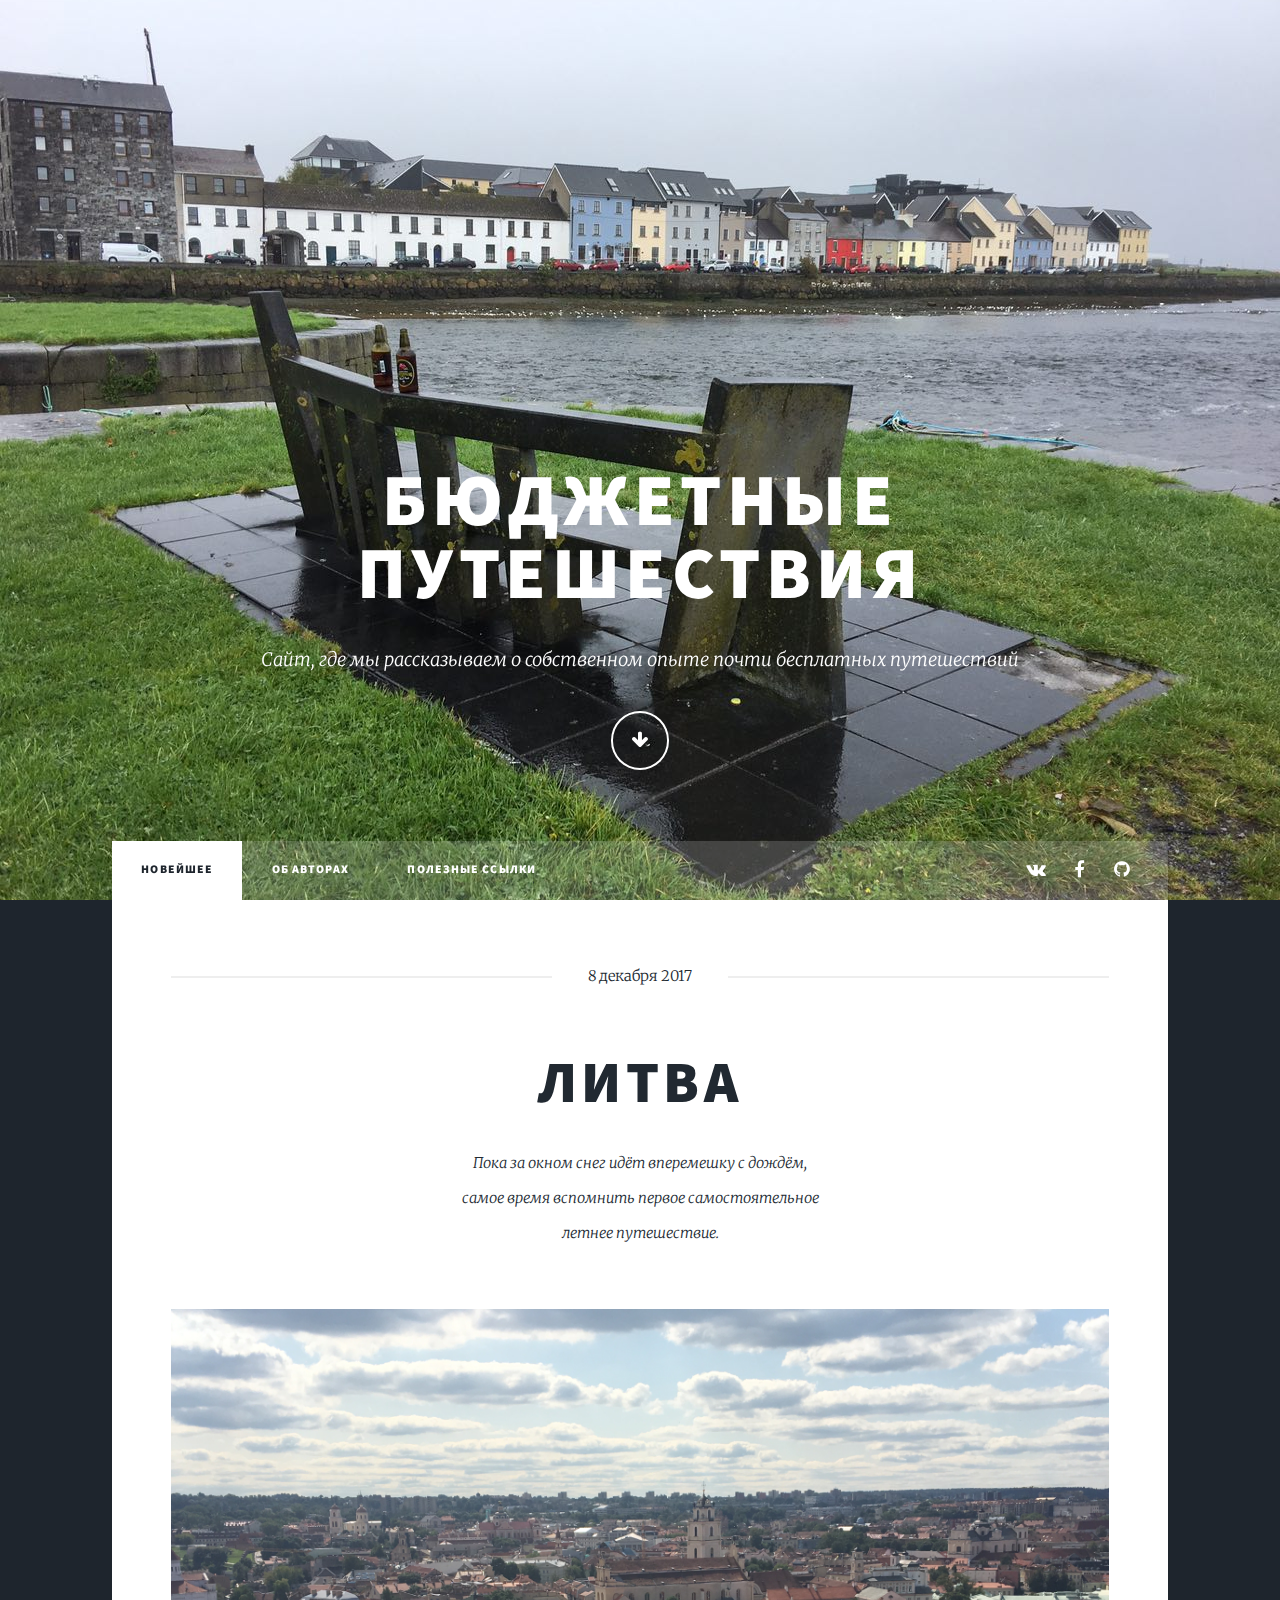
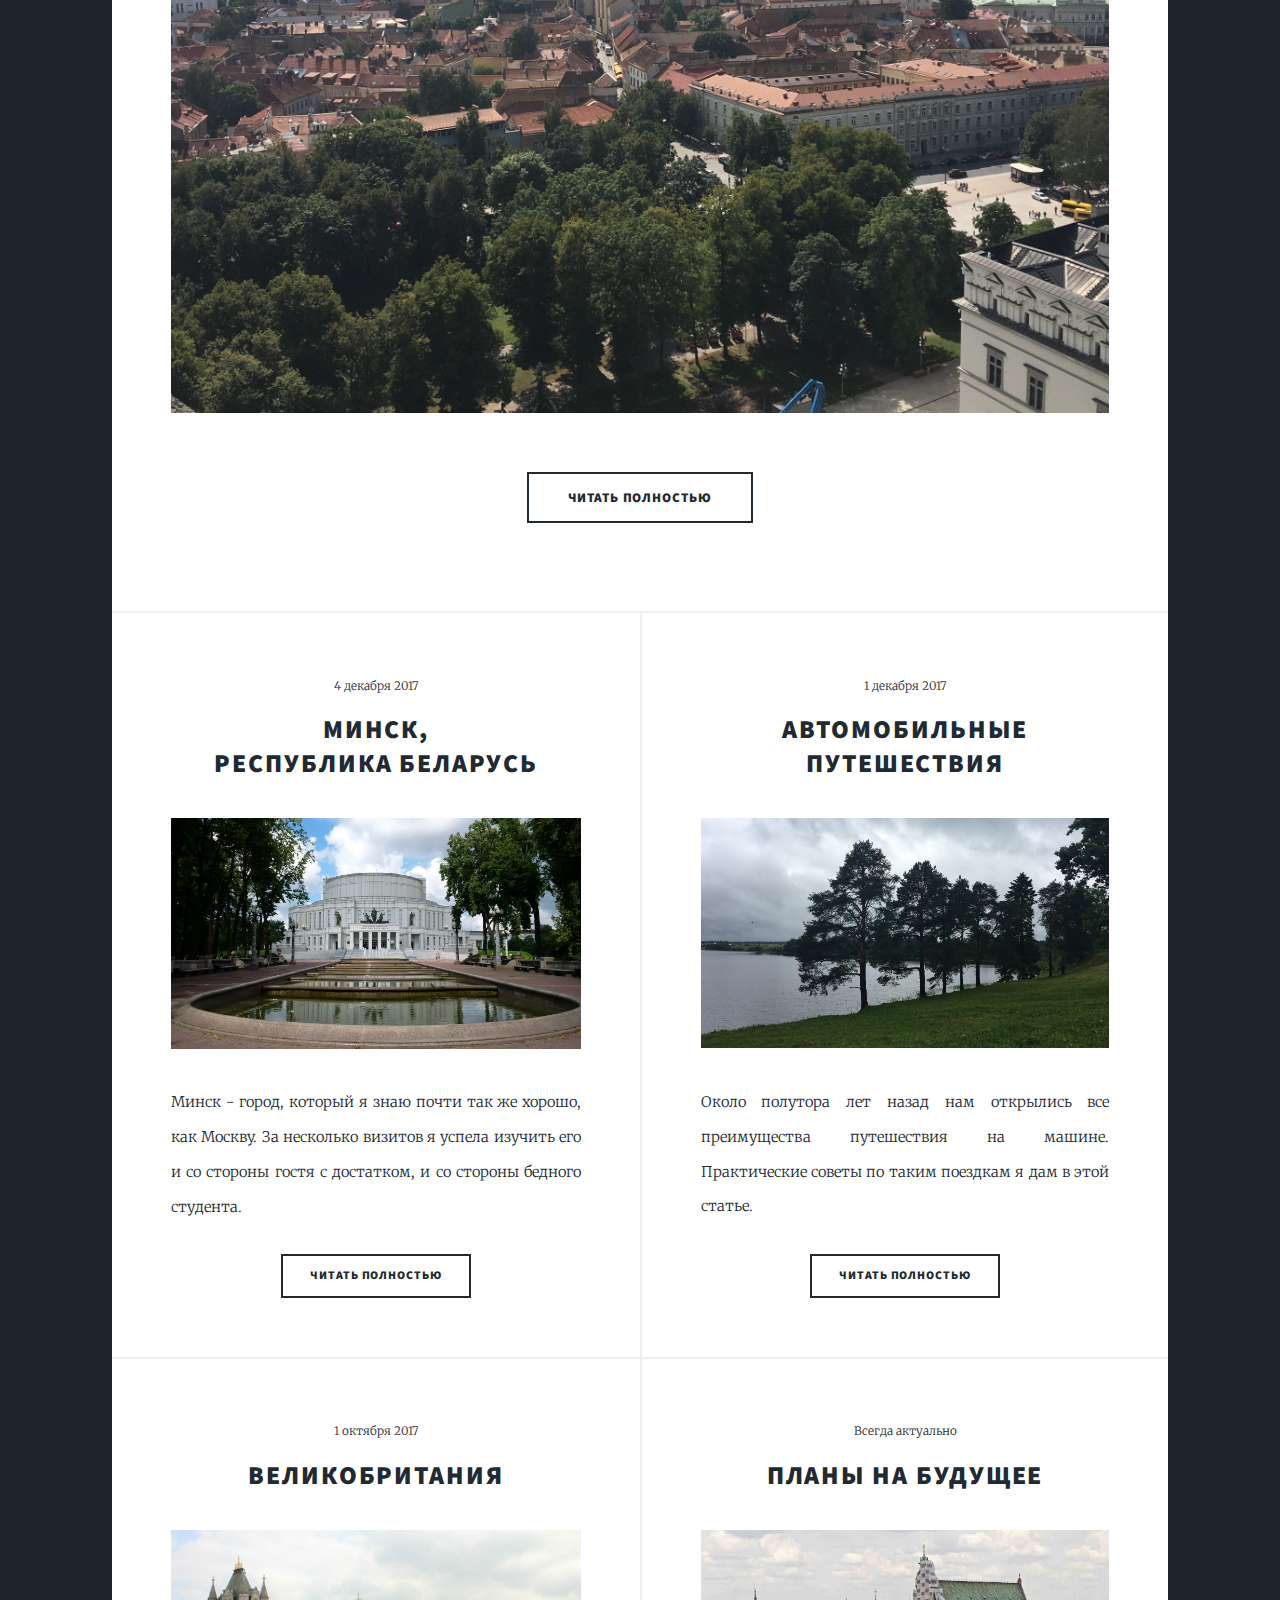
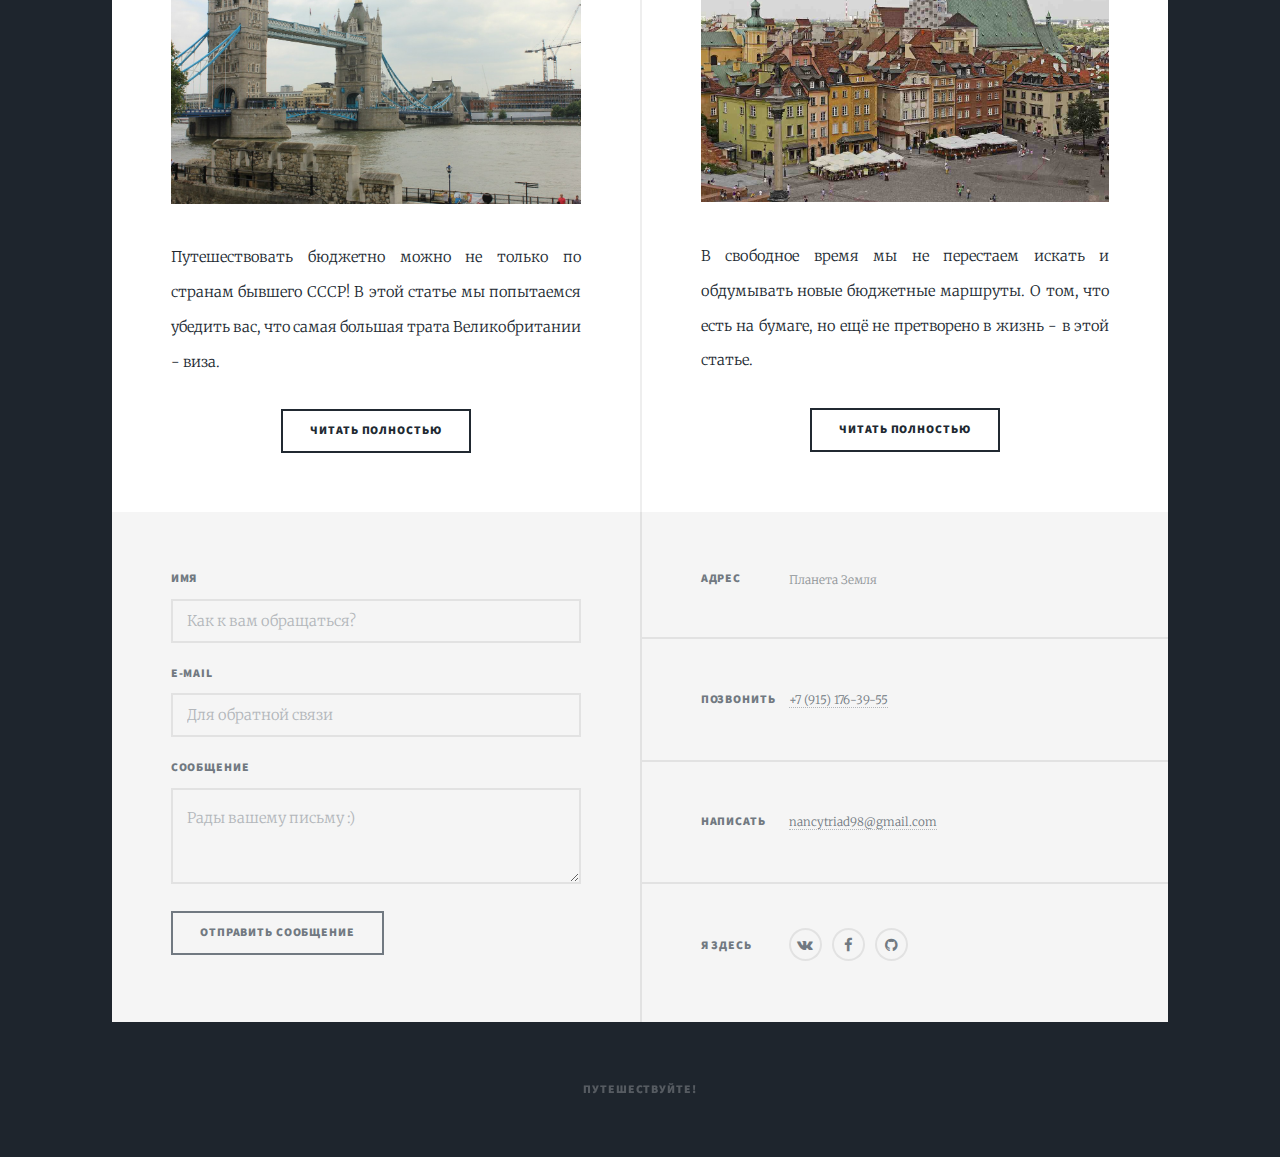
<file: index.html>
<!DOCTYPE HTML>

<html>


		<head>
		<link href="images/favicon.ico" rel="shortcut icon" type="image/x-icon" />
		<title>Бюджетные путешествия</title>

		<meta charset="utf-8" />
		<meta name="viewport" content="width=device-width, initial-scale=1, user-scalable=no" />
		<link rel="stylesheet" href="assets/css/main.css" />
		<noscript><link rel="stylesheet" href="assets/css/noscript.css" /></noscript>
	</head>
	<body class="is-loading">

		<!-- Wrapper -->
			<div id="wrapper" class="fade-in">

				<!-- Intro -->
					<div id="intro">
						<h1>Бюджетные<br />
						Путешествия</h1>
						<p>Сайт, где мы рассказываем о собственном опыте почти бесплатных путешествий</p>
						<ul class="actions">
							<li><a href="#header" class="button icon solo fa-arrow-down scrolly">Continue</a></li>
						</ul>
					</div>

				<!-- Header -->
					<header id="header">
						<a href="index.html" class="logo">Бюджетные путешествия</a>
					</header>

				<!-- Nav -->
					<nav id="nav">
						<ul class="links">
							<li class="active"><a href="index.html">Новейшее</a></li>
							<li><a href="about.html">Об авторах</a></li>
							<li><a href="elements.html">Полезные ссылки</a></li>
						</ul>
						<ul class="icons">
							<li><a href="https://vk.com/nancytriad" target="_blank" class="icon fa-vk"><span class="label">VK</span></a></li>
							<li><a href="https://www.facebook.com/stacytriad" target="_blank" class="icon fa-facebook"><span class="label">Facebook</span></a></li>
							<li><a href="https://github.com/nancytriad" target="_blank" class="icon fa-github"><span class="label">GitHub</span></a></li>
						</ul>
					</nav>

				<!-- Main -->
					<div id="main">

						<!-- Featured Post -->
							<article class="post featured">
								<header class="major">
									<span class="date">8 декабря 2017</span>
									<h2><a href="vilnius.html"> Литва </a></h2>
									<p>Пока за окном снег идёт вперемешку с дождём, <br />
										самое время вспомнить первое самостоятельное <br />
										летнее путешествие.
								</p>
								</header>
								<a  class="image main"><img src="images/vilnius.jpg" alt="" /></a>
								<ul class="actions">
									<li><a href="vilnius.html" class="button big">Читать полностью</a></li>
								</ul>
							</article>

						<!-- Posts -->
							<section class="posts">
								<article>
									<header>
										<span class="date">4 декабря 2017</span>
										<h2><a href="minsk.html">Минск, </br>
											Республика Беларусь</a></h2>
									</header>
									<a href="minsk.html" class="image fit"><img src="images/minsk.jpg" alt="" /></a>
									<p>Минск - город, который я знаю почти так же хорошо, как Москву. За несколько визитов я успела изучить его и со стороны гостя с достатком, и со стороны бедного студента.</p>
									<ul class="actions">
										<li><a href="minsk.html" class="button">Читать полностью</a></li>
									</ul>
								</article>
								<article>
									<header>
										<span class="date">1 декабря 2017</span>
										<h2><a href="auto.html">Автомобильные путешествия</a></h2>
									</header>
									<a href="#" class="image fit"><img src="images/auto.jpg" alt="" /></a>
									<p>Около полутора лет назад нам открылись все преимущества путешествия на машине. Практические советы по таким поездкам я дам в этой статье. </p>
									<ul class="actions">
										<li><a href="auto.html" class="button">Читать полностью</a></li>
									</ul>
								</article>
								<article>
									<header>
										<span class="date">1 октября 2017</span>
										<h2><a href="gb.html">Великобритания</a></h2>
									</header>
									<a href="gb.html" class="image fit"><img src="images/ldn.jpg" alt="" /></a>
									<p>Путешествовать бюджетно можно не только по странам бывшего СССР! В этой статье мы попытаемся убедить вас, что самая большая трата Великобритании - виза. </p>
									<ul class="actions">
										<li><a href="gb.html" class="button">Читать полностью</a></li>
									</ul>
								</article>
								<article>
									<header>
										<span class="date">Всегда актуально</span>
										<h2><a href="plans.html">Планы на будущее</h2>
									</header>
									<a href="plans.html" class="image fit"><img src="images/warsaw.jpeg" alt="" /></a>
									<p>В свободное время мы не перестаем искать и обдумывать новые бюджетные маршруты. О том, что есть на бумаге, но ещё не претворено в жизнь - в этой статье.</p>
									<ul class="actions">
										<li><a href="plans.html" class="button">Читать полностью</a></li>
									</ul>
								</article>

									</section>


					</div>

				<!-- Footer -->
					<footer id="footer">
						<section>
							<form method="post" action="mailto:nancytriad98@gmail.com">

								<div class="field">
									<label for="name">Имя</label>
									<input type="text" name="name" id="name" placeholder="Как к вам обращаться?"/>

								</div>

								<div class="field">
									<label for="email">E-mail</label>
									<input type="text" name="email" id="email" placeholder="Для обратной связи"/>
								</div>
								<div class="field">
									<label for="message">Сообщение</label>
									<textarea name="message" id="message" rows="2" placeholder="Рады вашему письму :)"></textarea>
								</div>
								<ul class="actions">
									<li><input type="submit" value="Отправить сообщение" /></li>
								</ul>
							</form>
						</section>
						<section class="split contact">
							<section class="alt">
								<h3>Адрес</h3>
								<p>Планета Земля</p>
							</section>
							<section>
								<h3>Позвонить</h3>
								<p><a>+7 (915) 176-39-55</a></p>
							</section>
							<section>
								<h3>Написать</h3>
								<p><a href="#">nancytriad98@gmail.com</a></p>
							</section>
							<section>
								<h3>Я здесь</h3>
								<ul class="icons alt">
									<li><a href="https://vk.com/nancytriad" target="_blank" class="icon fa-vk"><span class="label">VK</span></a></li>
									<li><a href="https://www.facebook.com/stacytriad" target="_blank" class="icon fa-facebook"><span class="label">Facebook</span></a></li>
									<li><a href="https://github.com/nancytriad" target="_blank" class="icon fa-github"><span class="label">GitHub</span></a></li>
								</ul>
							</section>
						</section>
					</footer>

				<!-- Copyright -->
					<div id="copyright">
						<ul><li>Путешествуйте!</li></ul>
					</div>

			</div>

		<!-- Scripts -->
			<script src="assets/js/jquery.min.js"></script>
			<script src="assets/js/jquery.scrollex.min.js"></script>
			<script src="assets/js/jquery.scrolly.min.js"></script>
			<script src="assets/js/skel.min.js"></script>
			<script src="assets/js/util.js"></script>
			<script src="assets/js/main.js"></script>
			<script src="assets/js/nprogress.js"></script>

<link rel="stylesheet" type="text/css" href="assets/css/nprogress.css" />
<script>
 $('body').show();
 $('.version').text(NProgress.version);
 NProgress.start();
 setTimeout(function() { NProgress.done(); $('.fade').removeClass('out'); }, 1000);
 </script>

	</body>
</html>
</file>
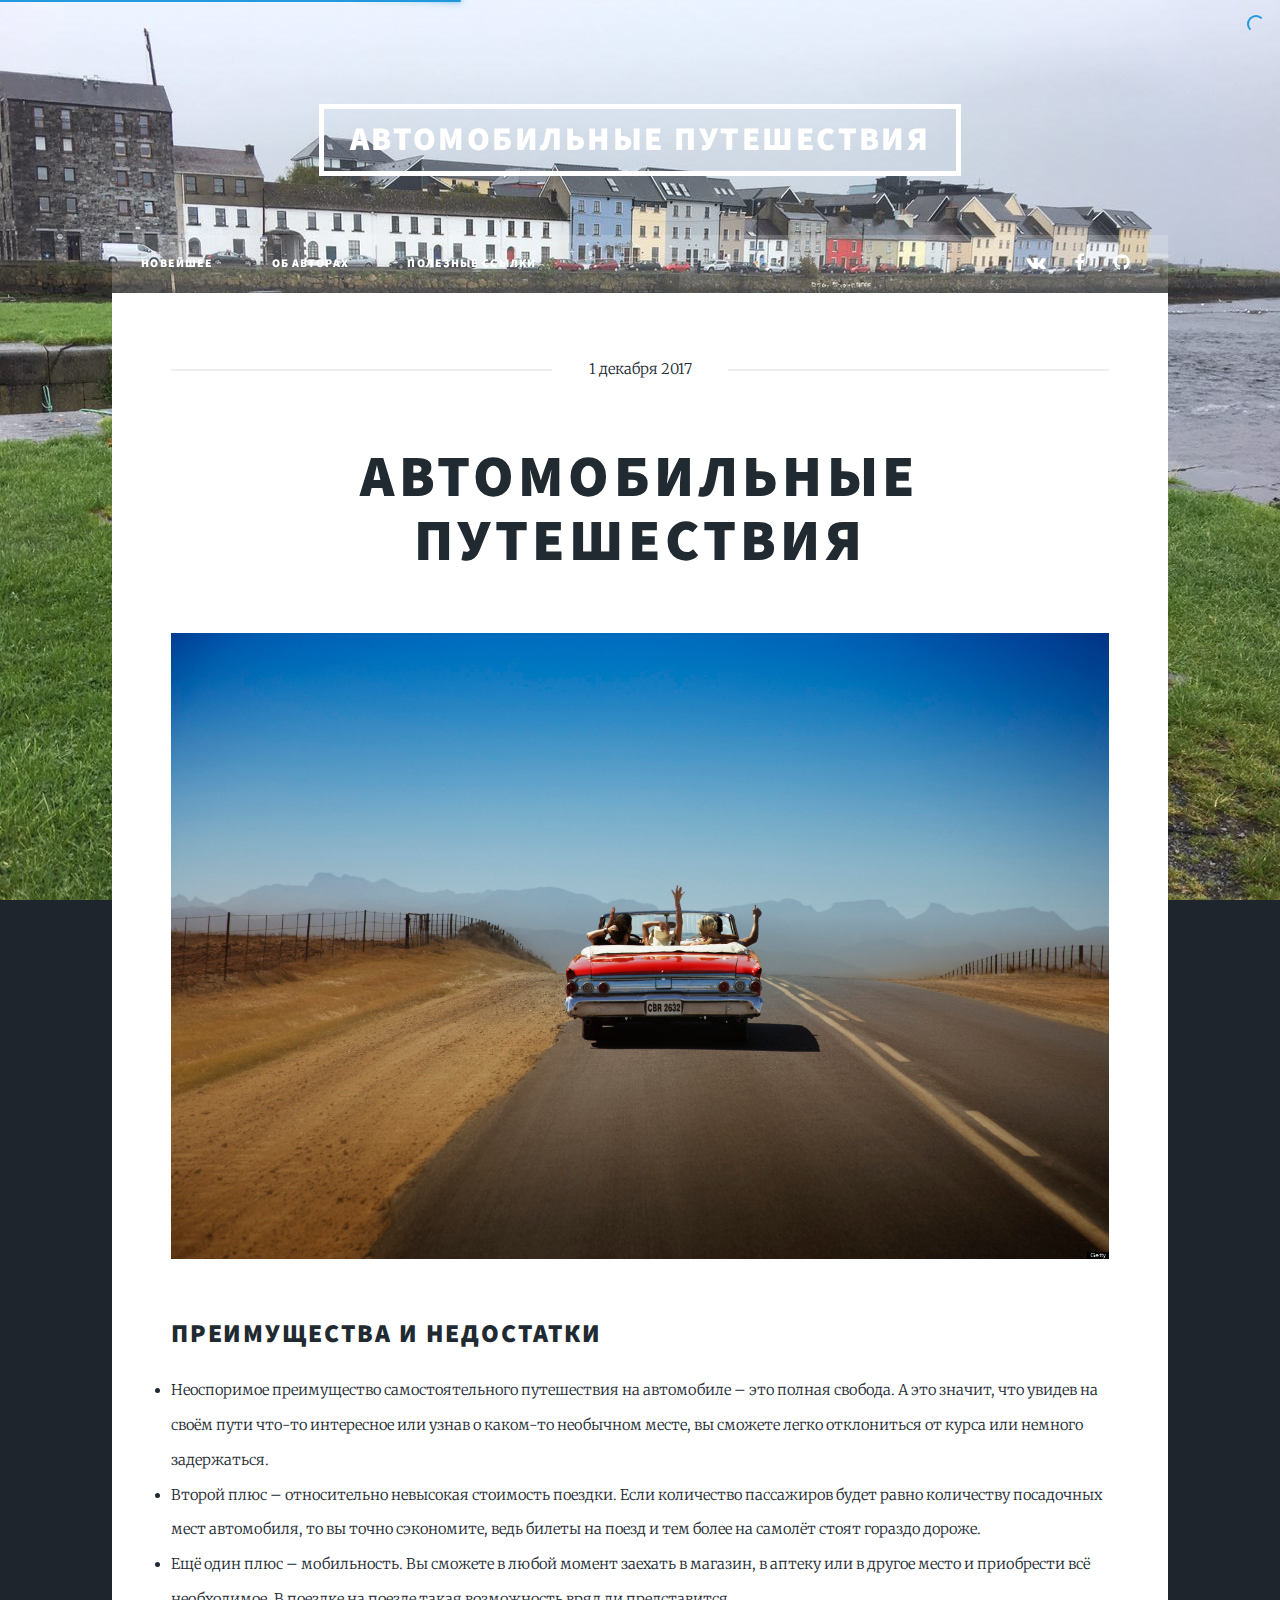
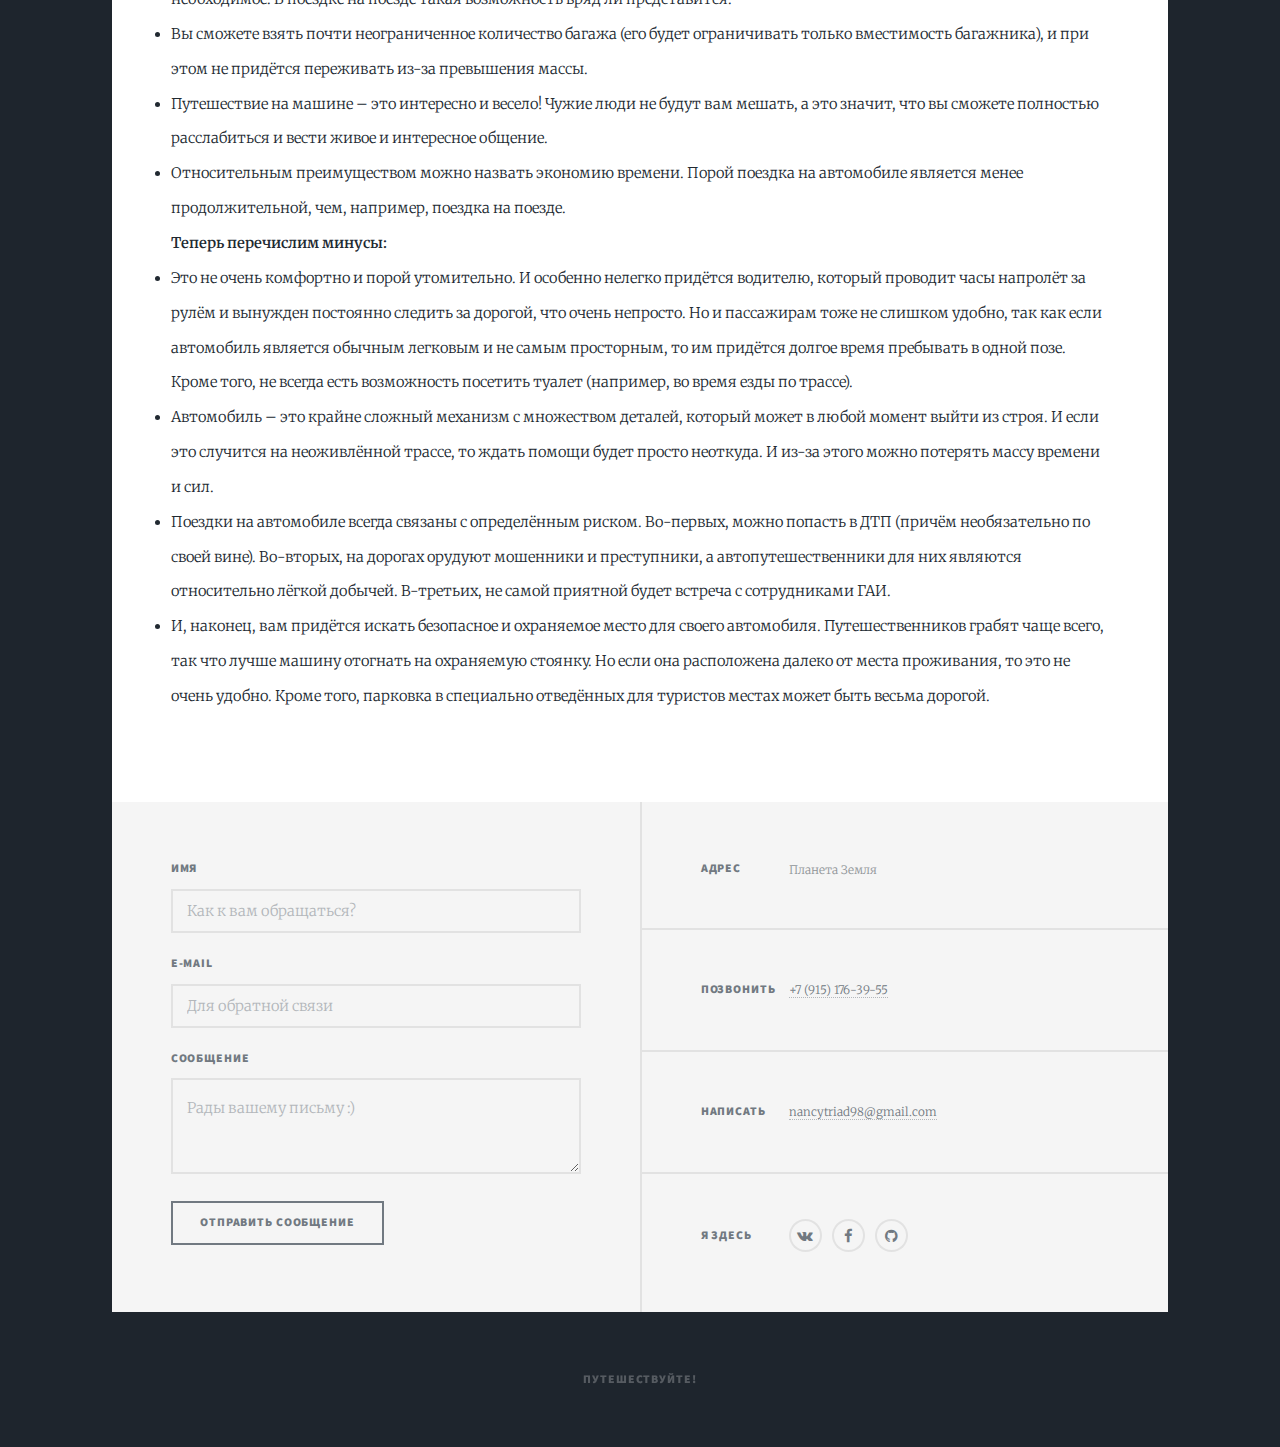
<file: auto.html>
<!DOCTYPE HTML>
<!--
	Massively by HTML5 UP
	html5up.net | @ajlkn
	Free for personal and commercial use under the CCA 3.0 license (html5up.net/license)
-->
<html>
<head>
<link href="images/favicon.ico" rel="shortcut icon" type="image/x-icon" />
</head>
	<head>
		<title>Автомобильные путешествия</title>
		<meta charset="utf-8" />
		<meta name="viewport" content="width=device-width, initial-scale=1, user-scalable=no" />
		<link rel="stylesheet" href="assets/css/main.css" />
		<noscript><link rel="stylesheet" href="assets/css/noscript.css" /></noscript>
	</head>
	<body class="is-loading">

		<!-- Wrapper -->
			<div id="wrapper">

				<!-- Header -->
					<header id="header">
						<a href="auto.html" class="logo">Автомобильные путешествия</a>
					</header>

				<!-- Nav -->
					<nav id="nav">
						<ul class="links">
							<li><a href="index.html">Новейшее</a></li>
							<li class="about.html"><a href="about.html">Об авторах</a></li>
							<li><a href="elements.html">Полезные ссылки</a></li>
						</ul>
						<ul class="icons">
							<li><a href="https://vk.com/nancytriad" target="_blank" class="icon fa-vk"><span class="label">VK</span></a></li>
							<li><a href="https://www.facebook.com/stacytriad" target="_blank" class="icon fa-facebook"><span class="label">Facebook</span></a></li>
							<li><a href="https://github.com/nancytriad" target="_blank" class="icon fa-github"><span class="label">GitHub</span></a></li>
						</ul>
					</nav>

				<!-- Main -->
					<div id="main">

						<!-- Post -->
							<section class="post">
								<header class="major">
									<span class="date">1 декабря 2017</span>
									<h1>Автомобильные путешествия</h1>

								</header>
								<div class="image main"><img src="images/trip.jpg" alt="" /></div>

 <h2 text-align="center"> Преимущества и недостатки</h2>

								<li> Неоспоримое преимущество самостоятельного путешествия на автомобиле – это полная свобода. А это значит, что увидев на своём пути что-то интересное или узнав о каком-то необычном месте, вы сможете легко отклониться от курса или немного задержаться.</li>
<li>Второй плюс – относительно невысокая стоимость поездки. Если количество пассажиров будет равно количеству посадочных мест автомобиля, то вы точно сэкономите, ведь билеты на поезд и тем более на самолёт стоят гораздо дороже.</li>
<li>Ещё один плюс – мобильность. Вы сможете в любой момент заехать в магазин, в аптеку или в другое место и приобрести всё необходимое. В поездке на поезде такая возможность вряд ли представится.</li>
<li>Вы сможете взять почти неограниченное количество багажа (его будет ограничивать только вместимость багажника), и при этом не придётся переживать из-за превышения массы.</li>
<li>Путешествие на машине – это интересно и весело! Чужие люди не будут вам мешать, а это значит, что вы сможете полностью расслабиться и вести живое и интересное общение.</li>
<li>Относительным преимуществом можно назвать экономию времени. Порой поездка на автомобиле является менее продолжительной, чем, например, поездка на поезде.</br>
<b>Теперь перечислим минусы:</b></br>

<li>Это не очень комфортно и порой утомительно. И особенно нелегко придётся водителю, который проводит часы напролёт за рулём и вынужден постоянно следить за дорогой, что очень непросто. Но и пассажирам тоже не слишком удобно, так как если автомобиль является обычным легковым и не самым просторным, то им придётся долгое время пребывать в одной позе. Кроме того, не всегда есть возможность посетить туалет (например, во время езды по трассе).</li>
<li>Автомобиль – это крайне сложный механизм с множеством деталей, который может в любой момент выйти из строя. И если это случится на неоживлённой трассе, то ждать помощи будет просто неоткуда. И из-за этого можно потерять массу времени и сил.</li>
<li>Поездки на автомобиле всегда связаны с определённым риском. Во-первых, можно попасть в ДТП (причём необязательно по своей вине). Во-вторых, на дорогах орудуют мошенники и преступники, а автопутешественники для них являются относительно лёгкой добычей. В-третьих, не самой приятной будет встреча с сотрудниками ГАИ.</li>
<li>И, наконец, вам придётся искать безопасное и охраняемое место для своего автомобиля. Путешественников грабят чаще всего, так что лучше машину отогнать на охраняемую стоянку. Но если она расположена далеко от места проживания, то это не очень удобно. Кроме того, парковка в специально отведённых для туристов местах может быть весьма дорогой. </p>



	<div id="disqus_thread"></div>
<script>

/**
*  RECOMMENDED CONFIGURATION VARIABLES: EDIT AND UNCOMMENT THE SECTION BELOW TO INSERT DYNAMIC VALUES FROM YOUR PLATFORM OR CMS.
*  LEARN WHY DEFINING THESE VARIABLES IS IMPORTANT: https://disqus.com/admin/universalcode/#configuration-variables*/
/*
var disqus_config = function () {
this.page.url = PAGE_URL;  // Replace PAGE_URL with your page's canonical URL variable
this.page.identifier = PAGE_IDENTIFIER; // Replace PAGE_IDENTIFIER with your page's unique identifier variable
};
*/
(function() { // DON'T EDIT BELOW THIS LINE
var d = document, s = d.createElement('script');
s.src = 'https://odytip-github-io-travel.disqus.com/embed.js';
s.setAttribute('data-timestamp', +new Date());
(d.head || d.body).appendChild(s);
})();
</script>
<noscript>Please enable JavaScript to view the <a href="https://disqus.com/?ref_noscript">comments powered by Disqus.</a></noscript>
							</section>

					</div>

				<!-- Footer -->
				<footer id="footer">
					<section>
						<form method="post" action="mailto:nancytriad98@gmail.com">

							<div class="field">
								<label for="name">Имя</label>
								<input type="text" name="name" id="name" placeholder="Как к вам обращаться?"/>

							</div>

							<div class="field">
								<label for="email">E-mail</label>
								<input type="text" name="email" id="email" placeholder="Для обратной связи"/>
							</div>
							<div class="field">
								<label for="message">Сообщение</label>
								<textarea name="message" id="message" rows="2" placeholder="Рады вашему письму :)"></textarea>
							</div>
							<ul class="actions">
								<li><input type="submit" value="Отправить сообщение" /></li>
							</ul>
						</form>
					</section>
					<section class="split contact">
						<section class="alt">
							<h3>Адрес</h3>
							<p>Планета Земля</p>
						</section>
						<section>
							<h3>Позвонить</h3>
							<p><a>+7 (915) 176-39-55</a></p>
						</section>
						<section>
							<h3>Написать</h3>
							<p><a href="#">nancytriad98@gmail.com</a></p>
						</section>
						<section>
							<h3>Я здесь</h3>
							<ul class="icons alt">
								<li><a href="https://vk.com/nancytriad" target="_blank" class="icon fa-vk"><span class="label">VK</span></a></li>
								<li><a href="https://www.facebook.com/stacytriad" target="_blank" class="icon fa-facebook"><span class="label">Facebook</span></a></li>
								<li><a href="https://github.com/nancytriad" target="_blank" class="icon fa-github"><span class="label">GitHub</span></a></li>
							</ul>
						</section>
					</section>
				</footer>

				<!-- Copyright -->
				<div id="copyright">
					<ul><li>Путешествуйте!</li></ul>
				</div>
			</div>

		<!-- Scripts -->
			<script src="assets/js/jquery.min.js"></script>
			<script src="assets/js/jquery.scrollex.min.js"></script>
			<script src="assets/js/jquery.scrolly.min.js"></script>
			<script src="assets/js/skel.min.js"></script>
			<script src="assets/js/util.js"></script>
			<script src="assets/js/main.js"></script>
			<script src="assets/js/nprogress.js"></script>

<link rel="stylesheet" type="text/css" href="assets/css/nprogress.css" />
<script>
 $('body').show();
 $('.version').text(NProgress.version);
 NProgress.start();
 setTimeout(function() { NProgress.done(); $('.fade').removeClass('out'); }, 1000);
 </script>

	</body>
</html>
</file>
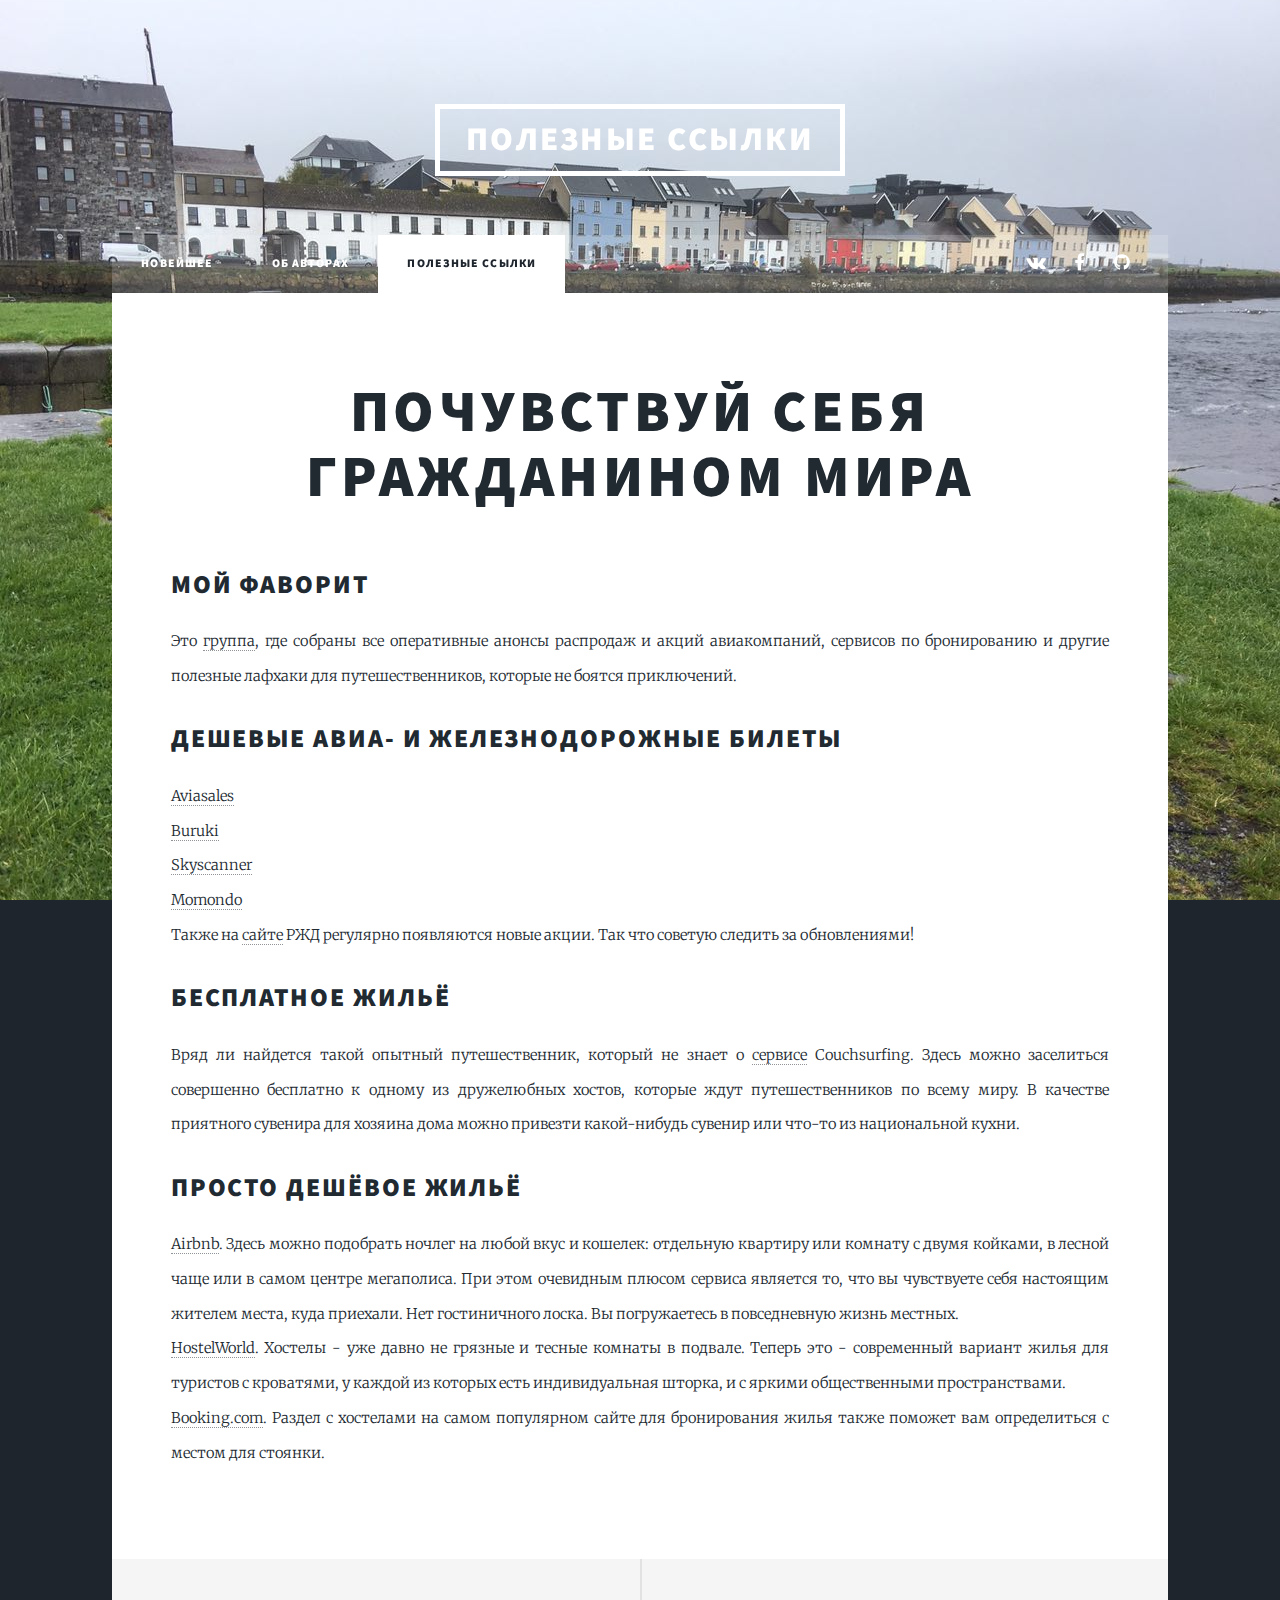
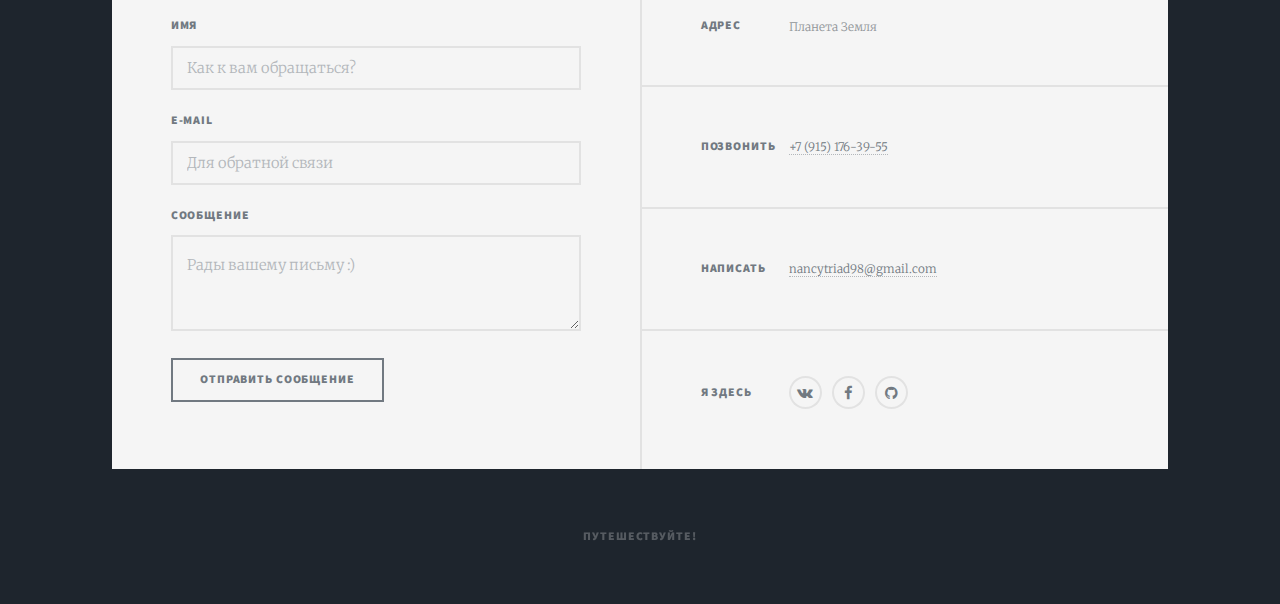
<file: elements.html>
<!DOCTYPE HTML>
<!--
	Massively by HTML5 UP
	html5up.net | @ajlkn
	Free for personal and commercial use under the CCA 3.0 license (html5up.net/license)
-->
<html>
<head>
<link href="images/favicon.ico" rel="shortcut icon" type="image/x-icon" />
</head>
	<head>
		<title>Полезные ссылки</title>
		<meta charset="utf-8" />
		<meta name="viewport" content="width=device-width, initial-scale=1, user-scalable=no" />
		<link rel="stylesheet" href="assets/css/main.css" />
		<noscript><link rel="stylesheet" href="assets/css/noscript.css" /></noscript>
	</head>
	<body class="is-loading">

		<!-- Wrapper -->
			<div id="wrapper">

				<!-- Header -->
					<header id="header">
						<a href="elements.html" class="logo">Полезные ссылки</a>
					</header>

				<!-- Nav -->
					<nav id="nav">
						<ul class="links">
							<li><a href="index.html">Новейшее</a></li>
							<li><a href="about.html">Об авторах</a></li>
							<li class="active"><a href="elements.html">Полезные ссылки</a></li>
						</ul>
						<ul class="icons">
							<li><a href="https://vk.com/nancytriad" target="_blank" class="icon fa-vk"><span class="label">VK</span></a></li>
							<li><a href="https://www.facebook.com/stacytriad" target="_blank" class="icon fa-facebook"><span class="label">Facebook</span></a></li>
							<li><a href="https://github.com/nancytriad" target="_blank" class="icon fa-github"><span class="label">GitHub</span></a></li>
						</ul>
					</nav>

				<!-- Main -->
					<div id="main">

						<!-- Post -->
							<section class="post">
								<header class="major">
									<h1>Почувствуй себя<br />
									гражданином мира</h1>
								</header>

								<!-- Text stuff -->
									<h2>Мой фаворит</h2>
									<p>Это <a href="https://vk.com/vandroukiru" target="_blank"> группа</a>, где собраны все оперативные анонсы распродаж и акций авиакомпаний, сервисов по бронированию и другие полезные лафхаки для путешественников, которые не боятся приключений.</p>
<h2>Дешевые авиа- и железнодорожные билеты</h2>
<p> <a href="https://www.aviasales.ru" target="_blank">Aviasales </a></br>
	<a href="http://buruki.ru" target="_blank">Buruki </a></br>
	<a href="https://www.skyscanner.ru" target="_blank">Skyscanner </a></br>
	<a href="https://www.momondo.ru" target="_blank">  Momondo </a></br>
	Также на <a href="http://www.rzd.ru" target="_blank"> сайте</a> РЖД регулярно появляются новые акции. Так что советую следить за обновлениями!
	<h2>Бесплатное жильё</h2>
	<p> Вряд ли найдется такой опытный путешественник, который не знает о <a href="https://www.couchsurfing.com" target="_blank"> сервисе</a> Couchsurfing. Здесь можно заселиться совершенно бесплатно к одному из дружелюбных хостов, которые ждут путешественников по всему миру. В качестве приятного сувенира для хозяина дома можно привезти какой-нибудь сувенир или что-то из национальной кухни. </p>
<h2>Просто дешёвое жильё</h2>
<p> <a href="https://www.airbnb.ru" target="_blank"> Airbnb</a>. Здесь можно подобрать ночлег на любой вкус и кошелек: отдельную квартиру или комнату с двумя койками, в лесной чаще или в самом центре мегаполиса. При этом очевидным плюсом сервиса является то, что вы чувствуете себя настоящим жителем места, куда приехали. Нет гостиничного лоска. Вы погружаетесь в повседневную жизнь местных. </br>
	<a href="https://www.russian.hostelworld.com" target="_blank"> HostelWorld</a>. Хостелы - уже давно не грязные и тесные комнаты в подвале. Теперь это - современный вариант жилья для туристов с кроватями, у каждой из которых есть индивидуальная шторка, и с яркими общественными пространствами. </br>
	<a href="https://www.booking.com/hostels/Booking.com" target="_blank">Booking.com</a>. Раздел с хостелами на самом популярном сайте для бронирования жилья также поможет вам определиться с местом для стоянки.

							<div id="disqus_thread"></div>
<script>

/**
*  RECOMMENDED CONFIGURATION VARIABLES: EDIT AND UNCOMMENT THE SECTION BELOW TO INSERT DYNAMIC VALUES FROM YOUR PLATFORM OR CMS.
*  LEARN WHY DEFINING THESE VARIABLES IS IMPORTANT: https://disqus.com/admin/universalcode/#configuration-variables*/
/*
var disqus_config = function () {
this.page.url = PAGE_URL;  // Replace PAGE_URL with your page's canonical URL variable
this.page.identifier = PAGE_IDENTIFIER; // Replace PAGE_IDENTIFIER with your page's unique identifier variable
};
*/
(function() { // DON'T EDIT BELOW THIS LINE
var d = document, s = d.createElement('script');
s.src = 'https://odytip-github-io-travel.disqus.com/embed.js';
s.setAttribute('data-timestamp', +new Date());
(d.head || d.body).appendChild(s);
})();
</script>
<noscript>Please enable JavaScript to view the <a href="https://disqus.com/?ref_noscript">comments powered by Disqus.</a></noscript>
							</section>

					</div>

				<!-- Footer -->
				<footer id="footer">
					<section>
						<form method="post" action="mailto:nancytriad98@gmail.com">

							<div class="field">
								<label for="name">Имя</label>
								<input type="text" name="name" id="name" placeholder="Как к вам обращаться?"/>

							</div>

							<div class="field">
								<label for="email">E-mail</label>
								<input type="text" name="email" id="email" placeholder="Для обратной связи"/>
							</div>
							<div class="field">
								<label for="message">Сообщение</label>
								<textarea name="message" id="message" rows="2" placeholder="Рады вашему письму :)"></textarea>
							</div>
							<ul class="actions">
								<li><input type="submit" value="Отправить сообщение" /></li>
							</ul>
						</form>
					</section>
					<section class="split contact">
						<section class="alt">
							<h3>Адрес</h3>
							<p>Планета Земля</p>
						</section>
						<section>
							<h3>Позвонить</h3>
							<p><a>+7 (915) 176-39-55</a></p>
						</section>
						<section>
							<h3>Написать</h3>
							<p><a href="#">nancytriad98@gmail.com</a></p>
						</section>
						<section>
							<h3>Я здесь</h3>
								<ul class="icons alt">
									<li><a href="https://vk.com/nancytriad" target="_blank" class="icon fa-vk"><span class="label">VK</span></a></li>
									<li><a href="https://www.facebook.com/stacytriad" target="_blank" class="icon fa-facebook"><span class="label">Facebook</span></a></li>
									<li><a href="https://github.com/nancytriad" target="_blank" class="icon fa-github"><span class="label">GitHub</span></a></li>
								</ul>
							</section>
						</section>
					</footer>

				<!-- Copyright -->
				<div id="copyright">
					<ul><li>Путешествуйте!</li></ul>
				</div>

			</div>

		<!-- Scripts -->
			<script src="assets/js/jquery.min.js"></script>
			<script src="assets/js/jquery.scrollex.min.js"></script>
			<script src="assets/js/jquery.scrolly.min.js"></script>
			<script src="assets/js/skel.min.js"></script>
			<script src="assets/js/util.js"></script>
			<script src="assets/js/main.js"></script>

	</body>
</html>
</file>
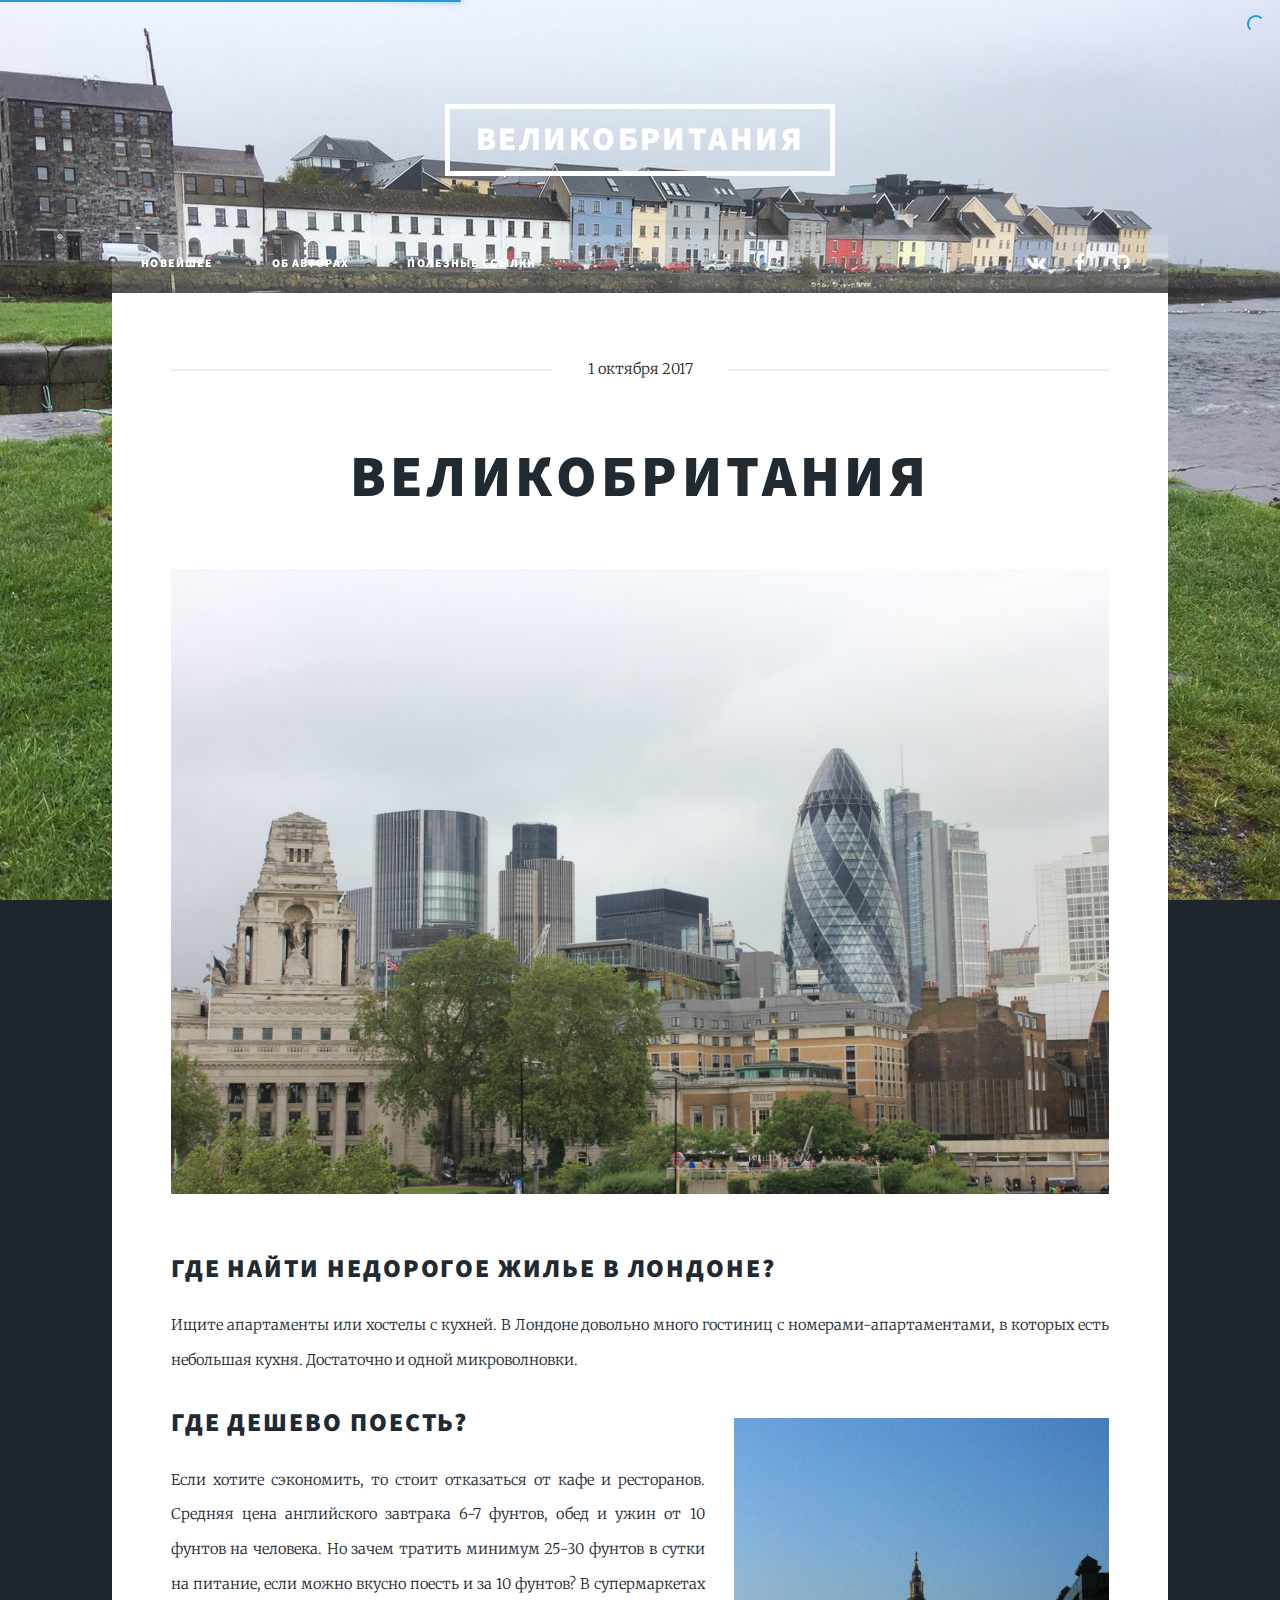
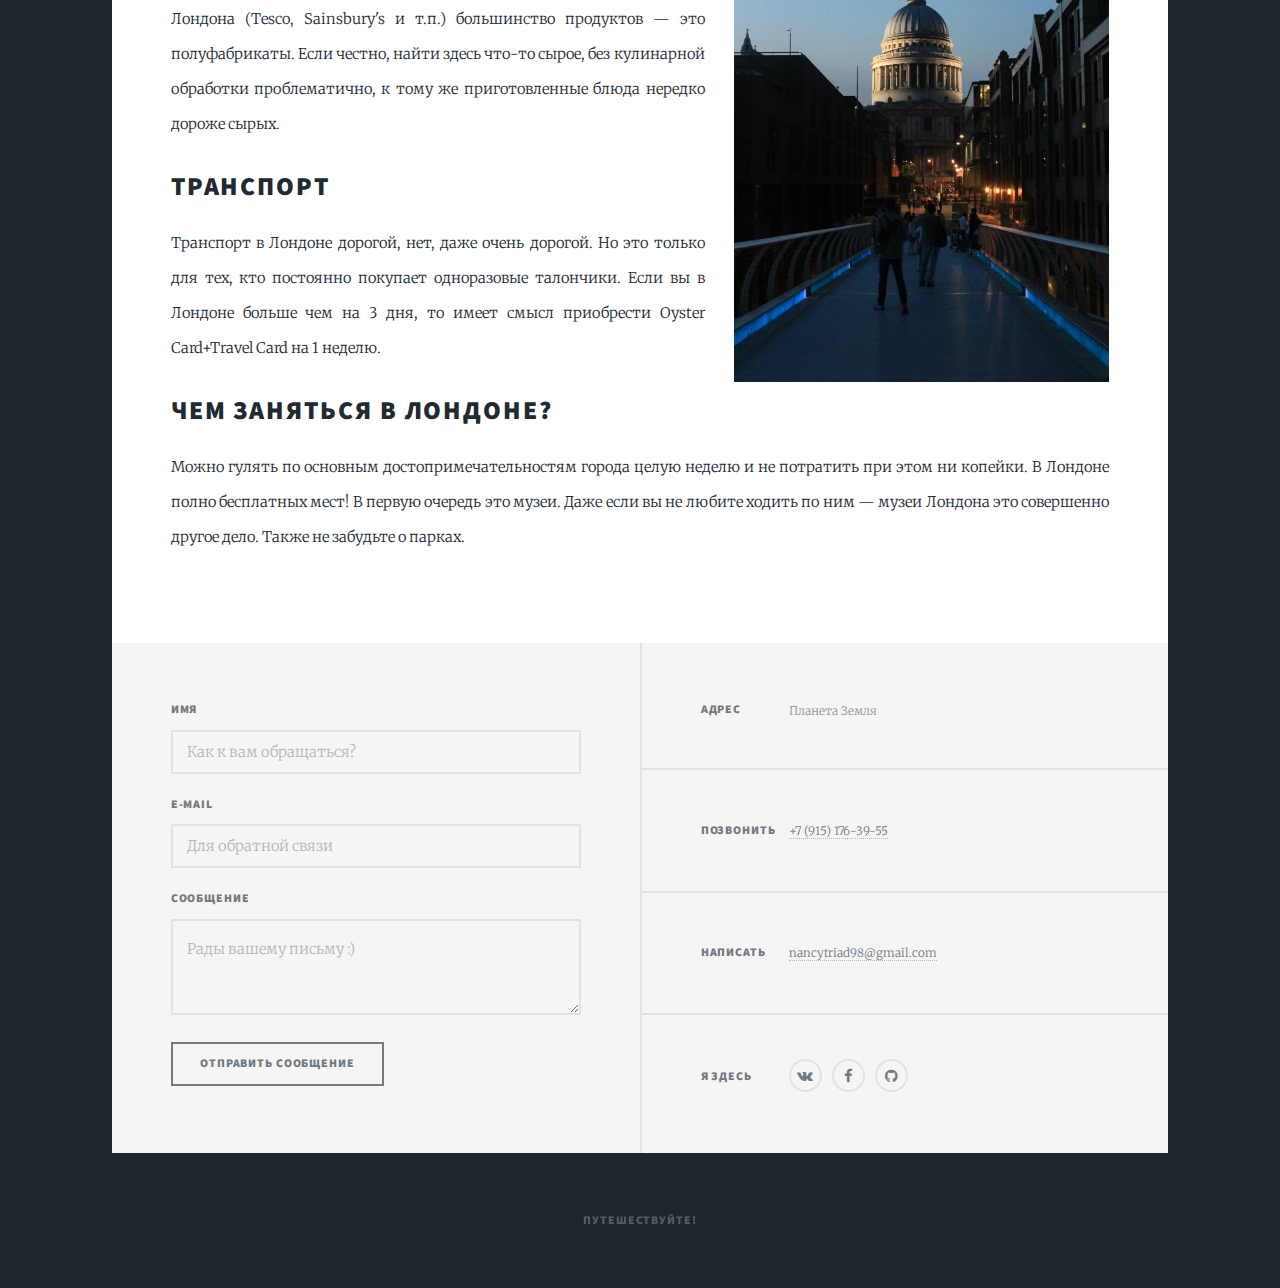
<file: gb.html>
<!DOCTYPE HTML>
<!--
	Massively by HTML5 UP
	html5up.net | @ajlkn
	Free for personal and commercial use under the CCA 3.0 license (html5up.net/license)
-->
<html>
<head>
<link href="images/favicon.ico" rel="shortcut icon" type="image/x-icon" />
</head>
	<head>
		<title>Великобритания</title>
		<meta charset="utf-8" />
		<meta name="viewport" content="width=device-width, initial-scale=1, user-scalable=no" />
		<link rel="stylesheet" href="assets/css/main.css" />
		<noscript><link rel="stylesheet" href="assets/css/noscript.css" /></noscript>
	</head>
	<body class="is-loading">

		<!-- Wrapper -->
			<div id="wrapper">

				<!-- Header -->
					<header id="header">
						<a href="auto.html" class="logo">Великобритания</a>
					</header>

				<!-- Nav -->
					<nav id="nav">
						<ul class="links">
							<li><a href="index.html">Новейшее</a></li>
							<li class="about.html"><a href="about.html">Об авторах</a></li>
							<li><a href="elements.html">Полезные ссылки</a></li>
						</ul>
						<ul class="icons">
							<li><a href="https://vk.com/nancytriad" target="_blank" class="icon fa-vk"><span class="label">VK</span></a></li>
							<li><a href="https://www.facebook.com/stacytriad" target="_blank" class="icon fa-facebook"><span class="label">Facebook</span></a></li>
							<li><a href="https://github.com/nancytriad" target="_blank" class="icon fa-github"><span class="label">GitHub</span></a></li>
						</ul>
					</nav>

				<!-- Main -->
					<div id="main">

						<!-- Post -->
							<section class="post">
								<header class="major">
									<span class="date">1 октября 2017</span>
									<h1>Великобритания</h1>

								</header>
								<div class="image main"><img src="images/london.jpg" alt="" /></div>
								<h2>Где найти недорогое жилье в Лондоне?</h2>

							<p>	Ищите апартаменты или хостелы с кухней. В Лондоне довольно много гостиниц с номерами-апартаментами, в которых есть небольшая кухня. Достаточно и одной микроволновки.</p>
							<span class="image right"><img src="images/paul.jpg" alt="" /></span>
								<h2> Где дешево поесть? </h2>
							<p> Если хотите сэкономить, то стоит отказаться от кафе и ресторанов. Средняя цена английского завтрака 6-7 фунтов, обед и ужин от 10 фунтов на человека. Но зачем тратить минимум 25-30 фунтов в сутки на питание, если можно вкусно поесть и за 10 фунтов?

В супермаркетах Лондона (Tesco, Sainsbury's и т.п.) большинство продуктов — это полуфабрикаты. Если честно, найти здесь что-то сырое, без кулинарной обработки проблематично, к тому же приготовленные блюда нередко дороже сырых.</p>
<h2> Транспорт </h2>
<p> Транспорт в Лондоне дорогой, нет, даже очень дорогой. Но это только для тех, кто постоянно покупает одноразовые талончики. Если вы в Лондоне больше чем на 3 дня, то имеет смысл приобрести Oyster Card+Travel Card на 1 неделю.</p>
<h2> Чем заняться в Лондоне? </h2>
<p> Можно гулять по основным достопримечательностям города целую неделю и не потратить при этом ни копейки. В Лондоне полно бесплатных мест!

В первую очередь это музеи. Даже если вы не любите ходить по ним — музеи Лондона это совершенно другое дело. Также не забудьте о парках. </p>


	<div id="disqus_thread"></div>
<script>

/**
*  RECOMMENDED CONFIGURATION VARIABLES: EDIT AND UNCOMMENT THE SECTION BELOW TO INSERT DYNAMIC VALUES FROM YOUR PLATFORM OR CMS.
*  LEARN WHY DEFINING THESE VARIABLES IS IMPORTANT: https://disqus.com/admin/universalcode/#configuration-variables*/
/*
var disqus_config = function () {
this.page.url = PAGE_URL;  // Replace PAGE_URL with your page's canonical URL variable
this.page.identifier = PAGE_IDENTIFIER; // Replace PAGE_IDENTIFIER with your page's unique identifier variable
};
*/
(function() { // DON'T EDIT BELOW THIS LINE
var d = document, s = d.createElement('script');
s.src = 'https://odytip-github-io-travel.disqus.com/embed.js';
s.setAttribute('data-timestamp', +new Date());
(d.head || d.body).appendChild(s);
})();
</script>
<noscript>Please enable JavaScript to view the <a href="https://disqus.com/?ref_noscript">comments powered by Disqus.</a></noscript>
							</section>

					</div>

				<!-- Footer -->
				<footer id="footer">
					<section>
						<form method="post" action="mailto:nancytriad98@gmail.com">

							<div class="field">
								<label for="name">Имя</label>
								<input type="text" name="name" id="name" placeholder="Как к вам обращаться?"/>

							</div>

							<div class="field">
								<label for="email">E-mail</label>
								<input type="text" name="email" id="email" placeholder="Для обратной связи"/>
							</div>
							<div class="field">
								<label for="message">Сообщение</label>
								<textarea name="message" id="message" rows="2" placeholder="Рады вашему письму :)"></textarea>
							</div>
							<ul class="actions">
								<li><input type="submit" value="Отправить сообщение" /></li>
							</ul>
						</form>
					</section>
					<section class="split contact">
						<section class="alt">
							<h3>Адрес</h3>
							<p>Планета Земля</p>
						</section>
						<section>
							<h3>Позвонить</h3>
							<p><a>+7 (915) 176-39-55</a></p>
						</section>
						<section>
							<h3>Написать</h3>
							<p><a href="#">nancytriad98@gmail.com</a></p>
						</section>
						<section>
							<h3>Я здесь</h3>
							<ul class="icons alt">
								<li><a href="https://vk.com/nancytriad" target="_blank" class="icon fa-vk"><span class="label">VK</span></a></li>
								<li><a href="https://www.facebook.com/stacytriad" target="_blank" class="icon fa-facebook"><span class="label">Facebook</span></a></li>
								<li><a href="https://github.com/nancytriad" target="_blank" class="icon fa-github"><span class="label">GitHub</span></a></li>
							</ul>
						</section>
					</section>
				</footer>

				<!-- Copyright -->
				<div id="copyright">
					<ul><li>Путешествуйте!</li></ul>
				</div>
			</div>

		<!-- Scripts -->
			<script src="assets/js/jquery.min.js"></script>
			<script src="assets/js/jquery.scrollex.min.js"></script>
			<script src="assets/js/jquery.scrolly.min.js"></script>
			<script src="assets/js/skel.min.js"></script>
			<script src="assets/js/util.js"></script>
			<script src="assets/js/main.js"></script>
			<script src="assets/js/nprogress.js"></script>

<link rel="stylesheet" type="text/css" href="assets/css/nprogress.css" />
<script>
 $('body').show();
 $('.version').text(NProgress.version);
 NProgress.start();
 setTimeout(function() { NProgress.done(); $('.fade').removeClass('out'); }, 1000);
 </script>

	</body>
</html>
</file>
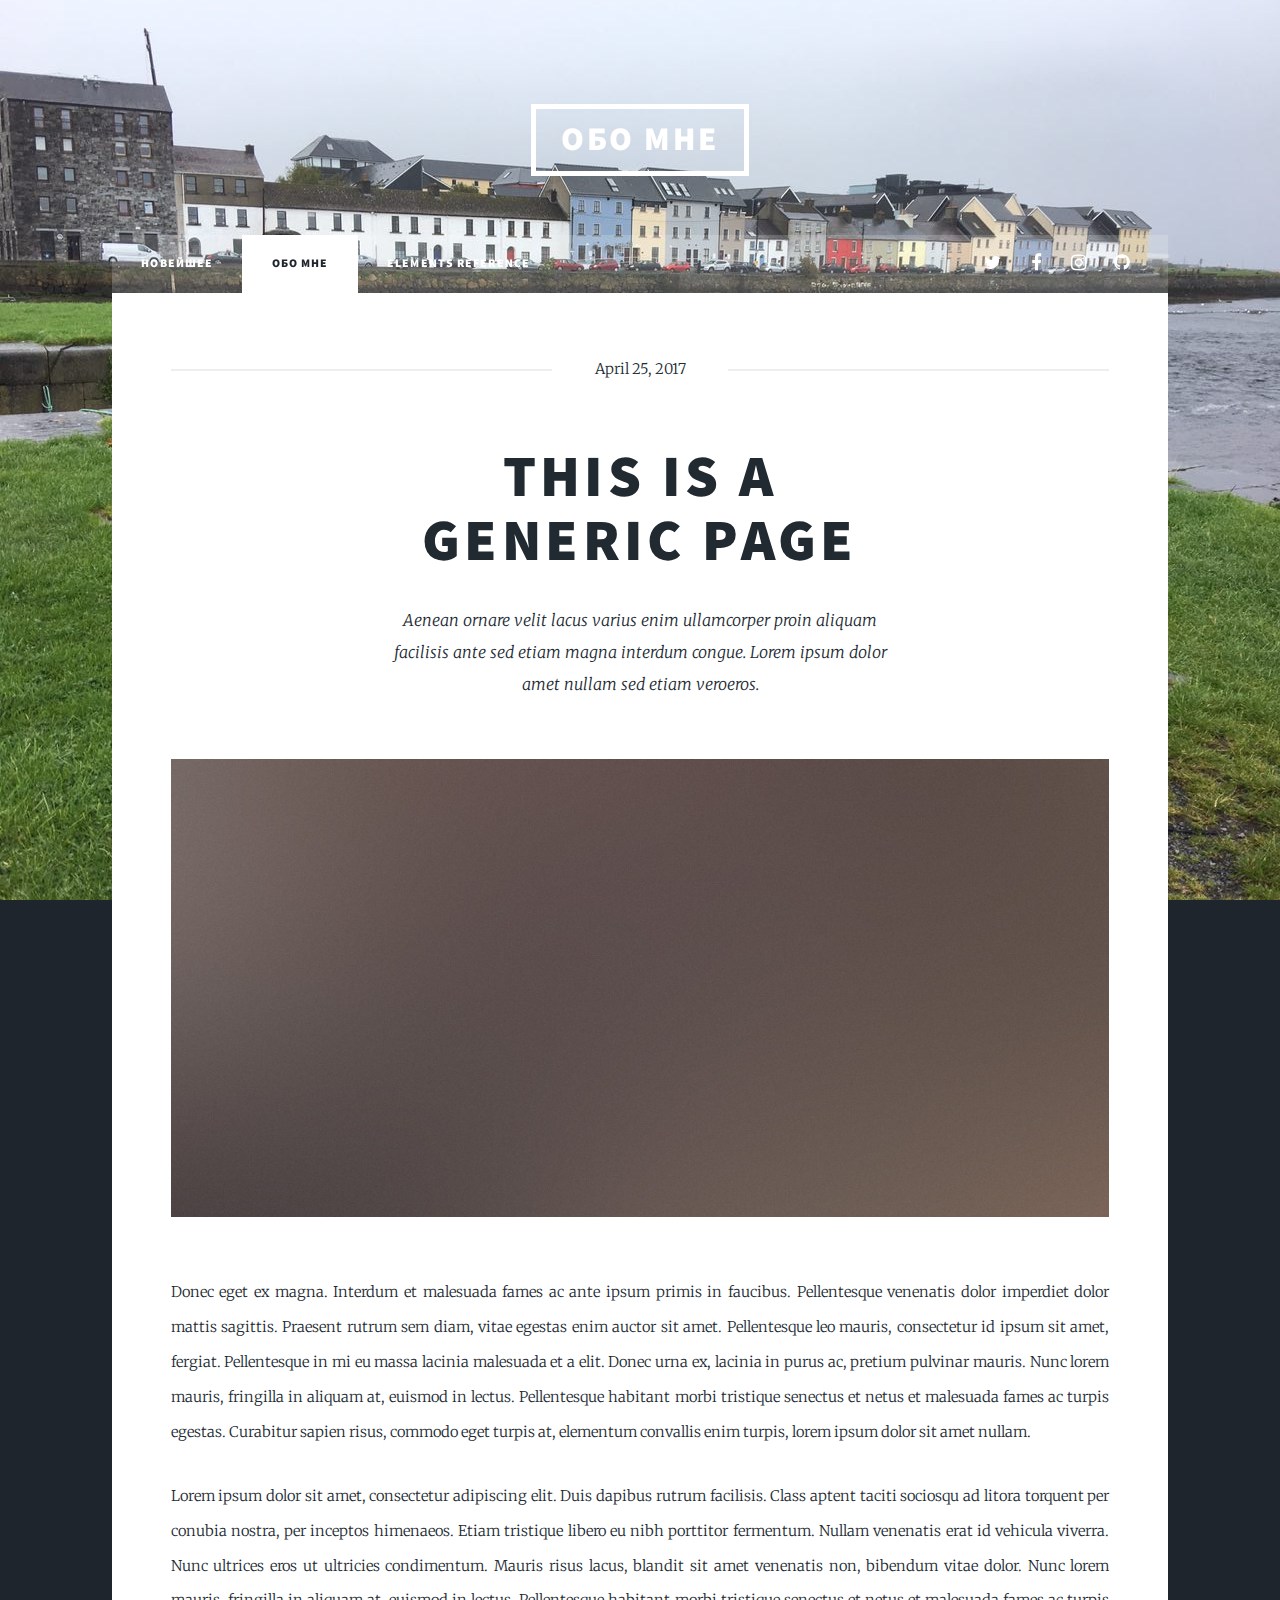
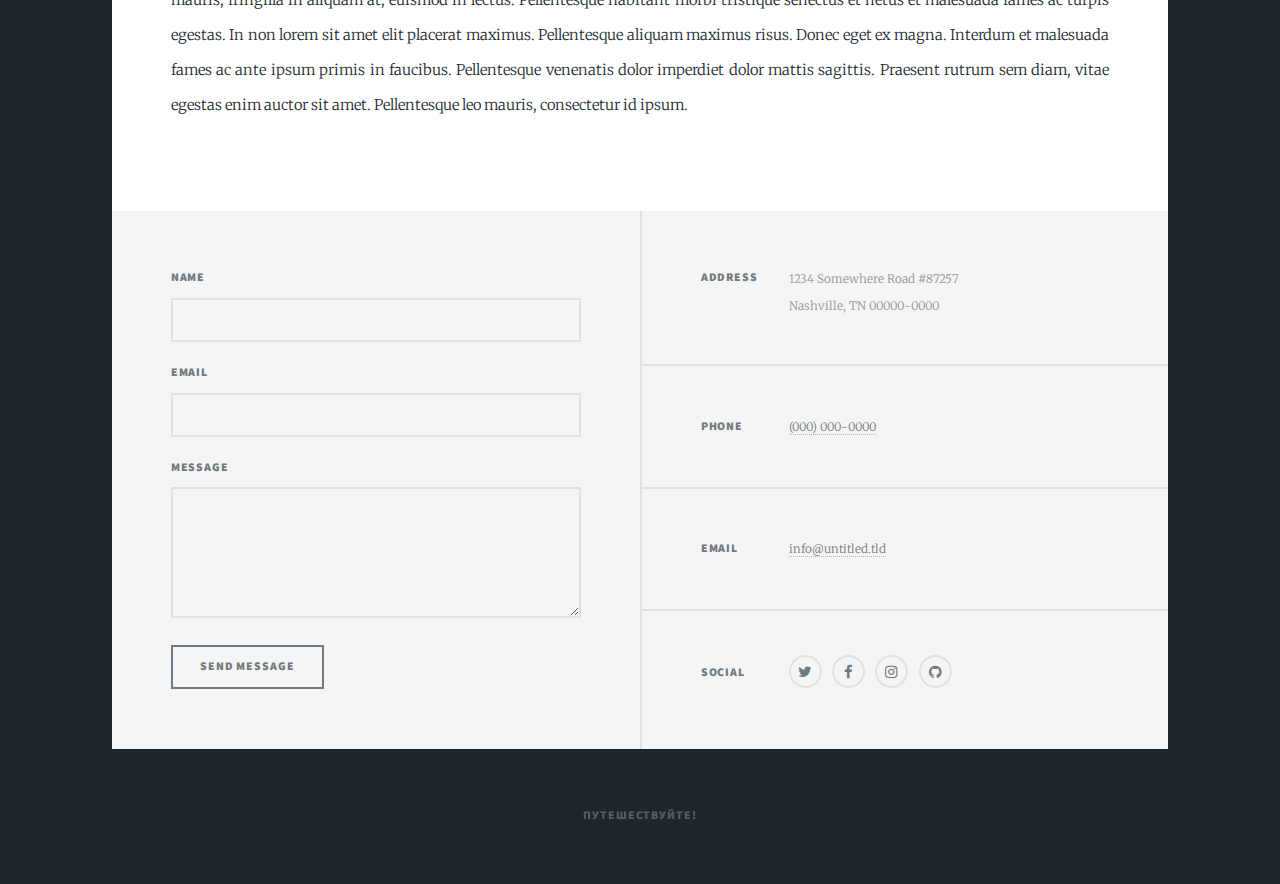
<file: generic.html>
<!DOCTYPE HTML>
<!--
	Massively by HTML5 UP
	html5up.net | @ajlkn
	Free for personal and commercial use under the CCA 3.0 license (html5up.net/license)
-->
<html>

		<head>
<link href="images/favicon.ico" rel="shortcut icon" type="image/x-icon" />
</head>
<head>
		<title>Generic Page - Massively by HTML5 UP</title>
		<meta charset="utf-8" />
		<meta name="viewport" content="width=device-width, initial-scale=1, user-scalable=no" />
		<link rel="stylesheet" href="assets/css/main.css" />
		<noscript><link rel="stylesheet" href="assets/css/noscript.css" /></noscript>
	</head>
	<body class="is-loading">

		<!-- Wrapper -->
			<div id="wrapper">

				<!-- Header -->
					<header id="header">
						<a href="index.html" class="logo">Обо мне</a>
					</header>

				<!-- Nav -->
					<nav id="nav">
						<ul class="links">
							<li><a href="index.html">Новейшее</a></li>
							<li class="active"><a href="about.html">Обо мне</a></li>
							<li><a href="elements.html">Elements Reference</a></li>
						</ul>
						<ul class="icons">
							<li><a href="#" class="icon fa-twitter"><span class="label">Twitter</span></a></li>
							<li><a href="#" class="icon fa-facebook"><span class="label">Facebook</span></a></li>
							<li><a href="#" class="icon fa-instagram"><span class="label">Instagram</span></a></li>
							<li><a href="#" class="icon fa-github"><span class="label">GitHub</span></a></li>
						</ul>
					</nav>

				<!-- Main -->
					<div id="main">

						<!-- Post -->
							<section class="post">
								<header class="major">
									<span class="date">April 25, 2017</span>
									<h1>This is a<br />
									Generic Page</h1>
									<p>Aenean ornare velit lacus varius enim ullamcorper proin aliquam<br />
									facilisis ante sed etiam magna interdum congue. Lorem ipsum dolor<br />
									amet nullam sed etiam veroeros.</p>
								</header>
								<div class="image main"><img src="images/pic01.jpg" alt="" /></div>
								<p>Donec eget ex magna. Interdum et malesuada fames ac ante ipsum primis in faucibus. Pellentesque venenatis dolor imperdiet dolor mattis sagittis. Praesent rutrum sem diam, vitae egestas enim auctor sit amet. Pellentesque leo mauris, consectetur id ipsum sit amet, fergiat. Pellentesque in mi eu massa lacinia malesuada et a elit. Donec urna ex, lacinia in purus ac, pretium pulvinar mauris. Nunc lorem mauris, fringilla in aliquam at, euismod in lectus. Pellentesque habitant morbi tristique senectus et netus et malesuada fames ac turpis egestas. Curabitur sapien risus, commodo eget turpis at, elementum convallis enim turpis, lorem ipsum dolor sit amet nullam.</p>
								<p>Lorem ipsum dolor sit amet, consectetur adipiscing elit. Duis dapibus rutrum facilisis. Class aptent taciti sociosqu ad litora torquent per conubia nostra, per inceptos himenaeos. Etiam tristique libero eu nibh porttitor fermentum. Nullam venenatis erat id vehicula viverra. Nunc ultrices eros ut ultricies condimentum. Mauris risus lacus, blandit sit amet venenatis non, bibendum vitae dolor. Nunc lorem mauris, fringilla in aliquam at, euismod in lectus. Pellentesque habitant morbi tristique senectus et netus et malesuada fames ac turpis egestas. In non lorem sit amet elit placerat maximus. Pellentesque aliquam maximus risus. Donec eget ex magna. Interdum et malesuada fames ac ante ipsum primis in faucibus. Pellentesque venenatis dolor imperdiet dolor mattis sagittis. Praesent rutrum sem diam, vitae egestas enim auctor sit amet. Pellentesque leo mauris, consectetur id ipsum.</p>
							</section>

					</div>

				<!-- Footer -->
					<footer id="footer">
						<section>
							<form method="post" action="#">
								<div class="field">
									<label for="name">Name</label>
									<input type="text" name="name" id="name" />
								</div>
								<div class="field">
									<label for="email">Email</label>
									<input type="text" name="email" id="email" />
								</div>
								<div class="field">
									<label for="message">Message</label>
									<textarea name="message" id="message" rows="3"></textarea>
								</div>
								<ul class="actions">
									<li><input type="submit" value="Send Message" /></li>
								</ul>
							</form>
						</section>
						<section class="split contact">
							<section class="alt">
								<h3>Address</h3>
								<p>1234 Somewhere Road #87257<br />
								Nashville, TN 00000-0000</p>
							</section>
							<section>
								<h3>Phone</h3>
								<p><a href="#">(000) 000-0000</a></p>
							</section>
							<section>
								<h3>Email</h3>
								<p><a href="#">info@untitled.tld</a></p>
							</section>
							<section>
								<h3>Social</h3>
								<ul class="icons alt">
									<li><a href="#" class="icon alt fa-twitter"><span class="label">Twitter</span></a></li>
									<li><a href="#" class="icon alt fa-facebook"><span class="label">Facebook</span></a></li>
									<li><a href="#" class="icon alt fa-instagram"><span class="label">Instagram</span></a></li>
									<li><a href="#" class="icon alt fa-github"><span class="label">GitHub</span></a></li>
								</ul>
							</section>
						</section>
					</footer>

				<!-- Copyright -->
				<div id="copyright">
					<ul><li>Путешествуйте!</li></ul>
				</div>

			</div>

		<!-- Scripts -->
			<script src="assets/js/jquery.min.js"></script>
			<script src="assets/js/jquery.scrollex.min.js"></script>
			<script src="assets/js/jquery.scrolly.min.js"></script>
			<script src="assets/js/skel.min.js"></script>
			<script src="assets/js/util.js"></script>
			<script src="assets/js/main.js"></script>

	</body>
</html>
</file>
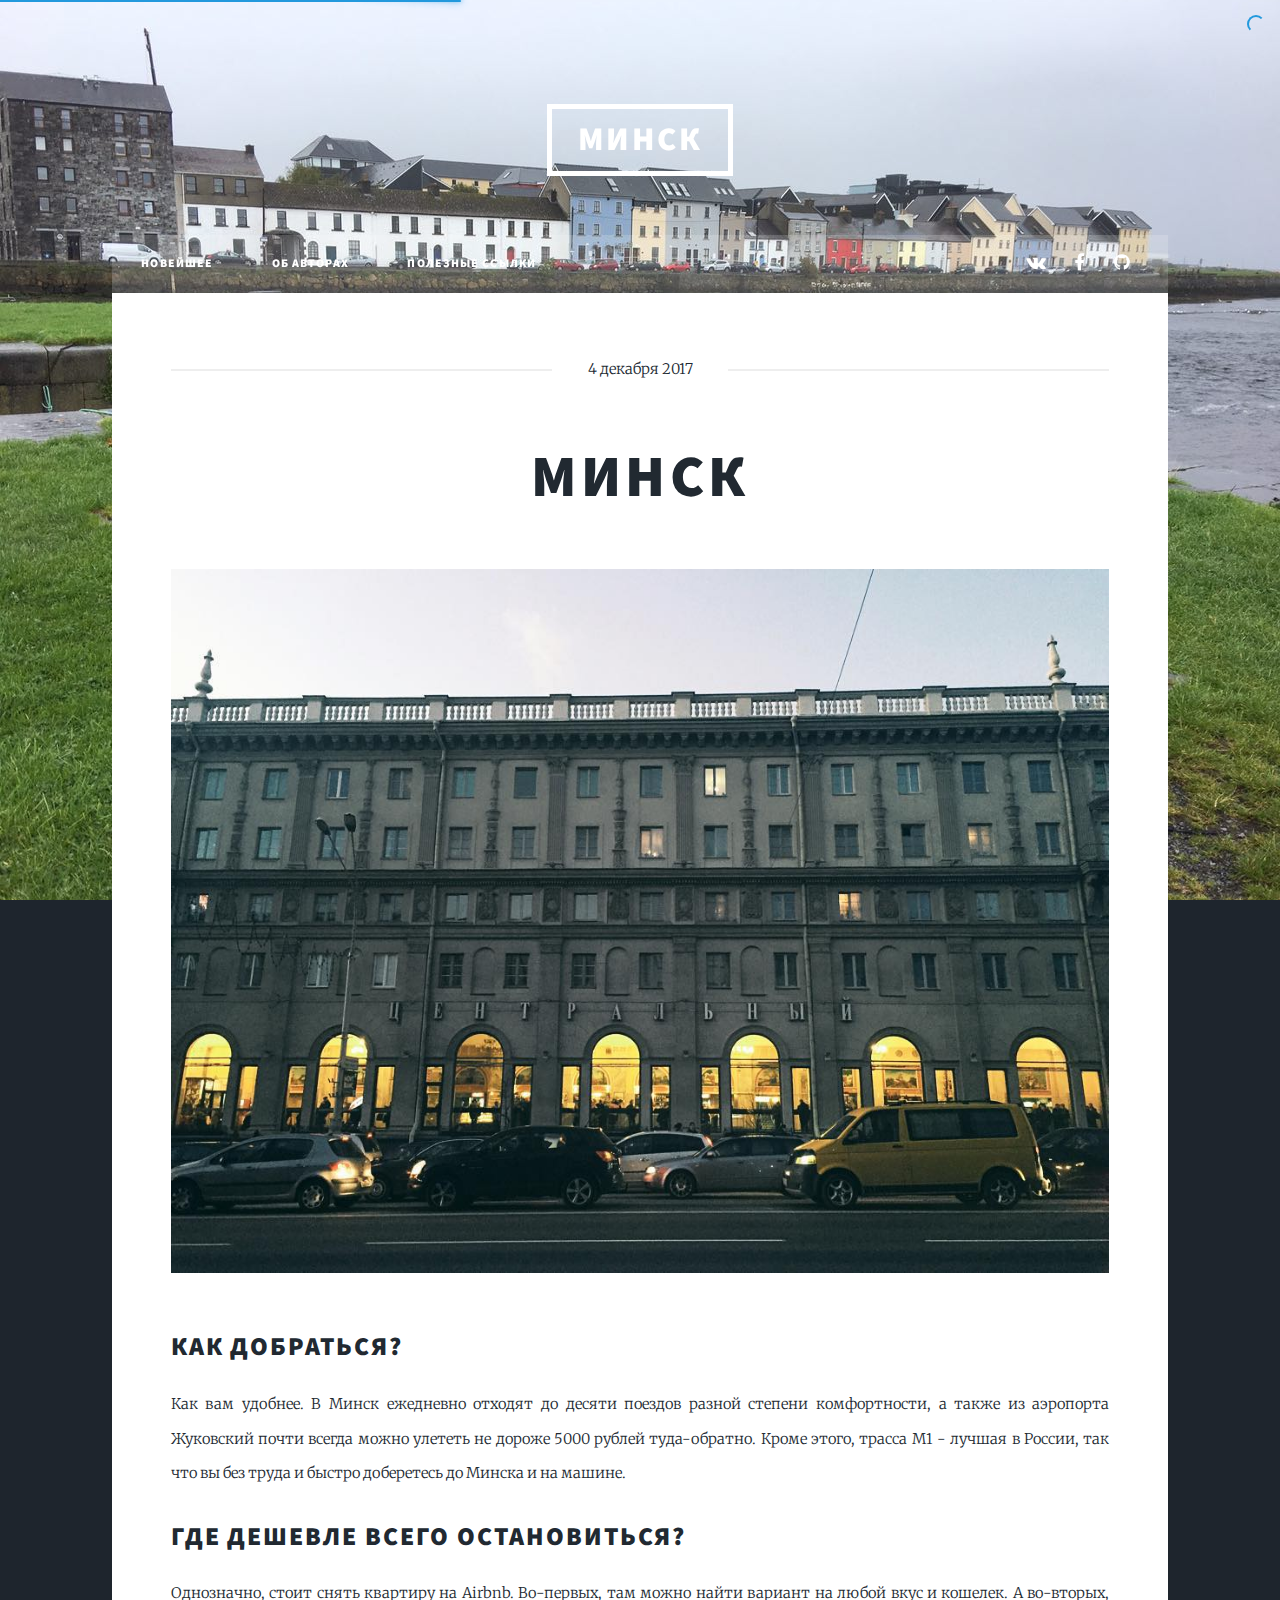
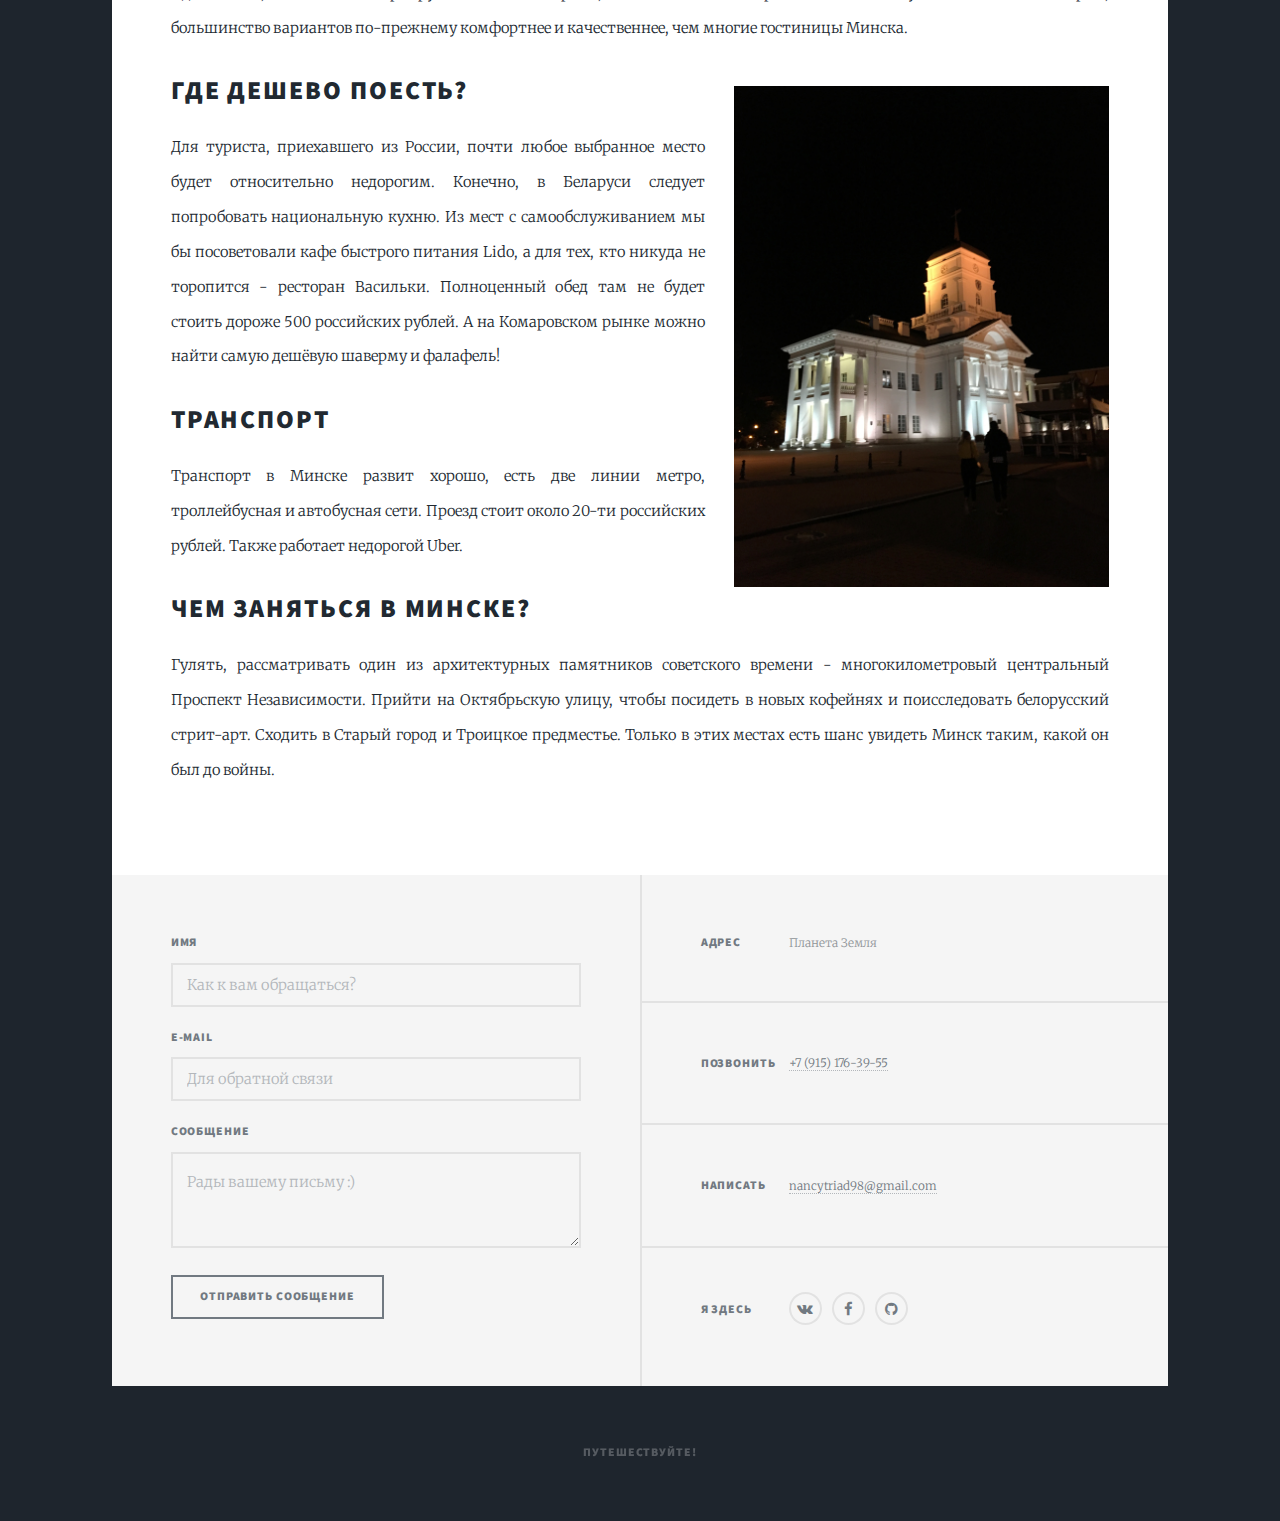
<file: minsk.html>
<!DOCTYPE HTML>
<!--
	Massively by HTML5 UP
	html5up.net | @ajlkn
	Free for personal and commercial use under the CCA 3.0 license (html5up.net/license)
-->
<html>
<head>
<link href="images/favicon.ico" rel="shortcut icon" type="image/x-icon" />
</head>
	<head>
		<title>Минск</title>
		<meta charset="utf-8" />
		<meta name="viewport" content="width=device-width, initial-scale=1, user-scalable=no" />
		<link rel="stylesheet" href="assets/css/main.css" />
		<noscript><link rel="stylesheet" href="assets/css/noscript.css" /></noscript>
	</head>
	<body class="is-loading">

		<!-- Wrapper -->
			<div id="wrapper">

				<!-- Header -->
					<header id="header">
						<a href="auto.html" class="logo">Минск</a>
					</header>

				<!-- Nav -->
					<nav id="nav">
						<ul class="links">
							<li><a href="index.html">Новейшее</a></li>
							<li class="about.html"><a href="about.html">Об авторах</a></li>
							<li><a href="elements.html">Полезные ссылки</a></li>
						</ul>
						<ul class="icons">
							<li><a href="https://vk.com/nancytriad" target="_blank" class="icon fa-vk"><span class="label">VK</span></a></li>
							<li><a href="https://www.facebook.com/stacytriad" target="_blank" class="icon fa-facebook"><span class="label">Facebook</span></a></li>
							<li><a href="https://github.com/nancytriad" target="_blank" class="icon fa-github"><span class="label">GitHub</span></a></li>
						</ul>
					</nav>

				<!-- Main -->
					<div id="main">

						<!-- Post -->
							<section class="post">
								<header class="major">
									<span class="date">4 декабря 2017</span>
									<h1>Минск</h1>

								</header>
								<div class="image main"><img src="images/msk.jpg" alt="" /></div>
								<h2>Как добраться?</h2>
								<p> Как вам удобнее. В Минск ежедневно отходят до десяти поездов разной степени комфортности, а также из аэропорта Жуковский почти всегда можно улететь не дороже 5000 рублей туда-обратно. Кроме этого, трасса М1 - лучшая в России, так что вы без труда и быстро доберетесь до Минска и на машине. </p>
								<h2>Где дешевле всего остановиться?</h2>

							<p>	Однозначно, стоит снять квартиру на Airbnb. Во-первых, там можно найти вариант на любой вкус и кошелек. А во-вторых, большинство вариантов по-прежнему комфортнее и качественнее, чем многие гостиницы Минска.</p>
								<span class="image right"><img src="images/msk2.jpg" alt="" /></span>
								<h2> Где дешево поесть? </h2>
							<p> Для туриста, приехавшего из России, почти любое выбранное место будет относительно недорогим. Конечно, в Беларуси следует попробовать национальную кухню. Из мест с самообслуживанием мы бы посоветовали кафе быстрого питания Lido, а для тех, кто никуда не торопится - ресторан Васильки. Полноценный обед там не будет стоить дороже 500 российских рублей. А на Комаровском рынке можно найти самую дешёвую шаверму и фалафель!</p>
<h2> Транспорт </h2>
<p> Транспорт в Минске развит хорошо, есть две линии метро, троллейбусная и автобусная сети. Проезд стоит около 20-ти российских рублей. Также работает недорогой Uber. </p>
<h2> Чем заняться в Минске? </h2>
<p> Гулять, рассматривать один из архитектурных памятников советского времени - многокилометровый центральный Проспект Независимости. Прийти на Октябрьскую улицу, чтобы посидеть в новых кофейнях и поисследовать белорусский стрит-арт. Сходить в Старый город и Троицкое предместье. Только в этих местах есть шанс увидеть Минск таким, какой он был до войны.</p>


	<div id="disqus_thread"></div>
<script>

/**
*  RECOMMENDED CONFIGURATION VARIABLES: EDIT AND UNCOMMENT THE SECTION BELOW TO INSERT DYNAMIC VALUES FROM YOUR PLATFORM OR CMS.
*  LEARN WHY DEFINING THESE VARIABLES IS IMPORTANT: https://disqus.com/admin/universalcode/#configuration-variables*/
/*
var disqus_config = function () {
this.page.url = PAGE_URL;  // Replace PAGE_URL with your page's canonical URL variable
this.page.identifier = PAGE_IDENTIFIER; // Replace PAGE_IDENTIFIER with your page's unique identifier variable
};
*/
(function() { // DON'T EDIT BELOW THIS LINE
var d = document, s = d.createElement('script');
s.src = 'https://odytip-github-io-travel.disqus.com/embed.js';
s.setAttribute('data-timestamp', +new Date());
(d.head || d.body).appendChild(s);
})();
</script>
<noscript>Please enable JavaScript to view the <a href="https://disqus.com/?ref_noscript">comments powered by Disqus.</a></noscript>
							</section>

					</div>

				<!-- Footer -->
				<footer id="footer">
					<section>
						<form method="post" action="mailto:nancytriad98@gmail.com">

							<div class="field">
								<label for="name">Имя</label>
								<input type="text" name="name" id="name" placeholder="Как к вам обращаться?"/>

							</div>

							<div class="field">
								<label for="email">E-mail</label>
								<input type="text" name="email" id="email" placeholder="Для обратной связи"/>
							</div>
							<div class="field">
								<label for="message">Сообщение</label>
								<textarea name="message" id="message" rows="2" placeholder="Рады вашему письму :)"></textarea>
							</div>
							<ul class="actions">
								<li><input type="submit" value="Отправить сообщение" /></li>
							</ul>
						</form>
					</section>
					<section class="split contact">
						<section class="alt">
							<h3>Адрес</h3>
							<p>Планета Земля</p>
						</section>
						<section>
							<h3>Позвонить</h3>
							<p><a>+7 (915) 176-39-55</a></p>
						</section>
						<section>
							<h3>Написать</h3>
							<p><a href="#">nancytriad98@gmail.com</a></p>
						</section>
						<section>
							<h3>Я здесь</h3>
							<ul class="icons alt">
								<li><a href="https://vk.com/nancytriad" target="_blank" class="icon fa-vk"><span class="label">VK</span></a></li>
								<li><a href="https://www.facebook.com/stacytriad" target="_blank" class="icon fa-facebook"><span class="label">Facebook</span></a></li>
								<li><a href="https://github.com/nancytriad" target="_blank" class="icon fa-github"><span class="label">GitHub</span></a></li>
							</ul>
						</section>
					</section>
				</footer>

				<!-- Copyright -->
				<div id="copyright">
					<ul><li>Путешествуйте!</li></ul>
				</div>
			</div>

		<!-- Scripts -->
			<script src="assets/js/jquery.min.js"></script>
			<script src="assets/js/jquery.scrollex.min.js"></script>
			<script src="assets/js/jquery.scrolly.min.js"></script>
			<script src="assets/js/skel.min.js"></script>
			<script src="assets/js/util.js"></script>
			<script src="assets/js/main.js"></script>
			<script src="assets/js/nprogress.js"></script>

<link rel="stylesheet" type="text/css" href="assets/css/nprogress.css" />
<script>
 $('body').show();
 $('.version').text(NProgress.version);
 NProgress.start();
 setTimeout(function() { NProgress.done(); $('.fade').removeClass('out'); }, 1000);
 </script>

	</body>
</html>
</file>
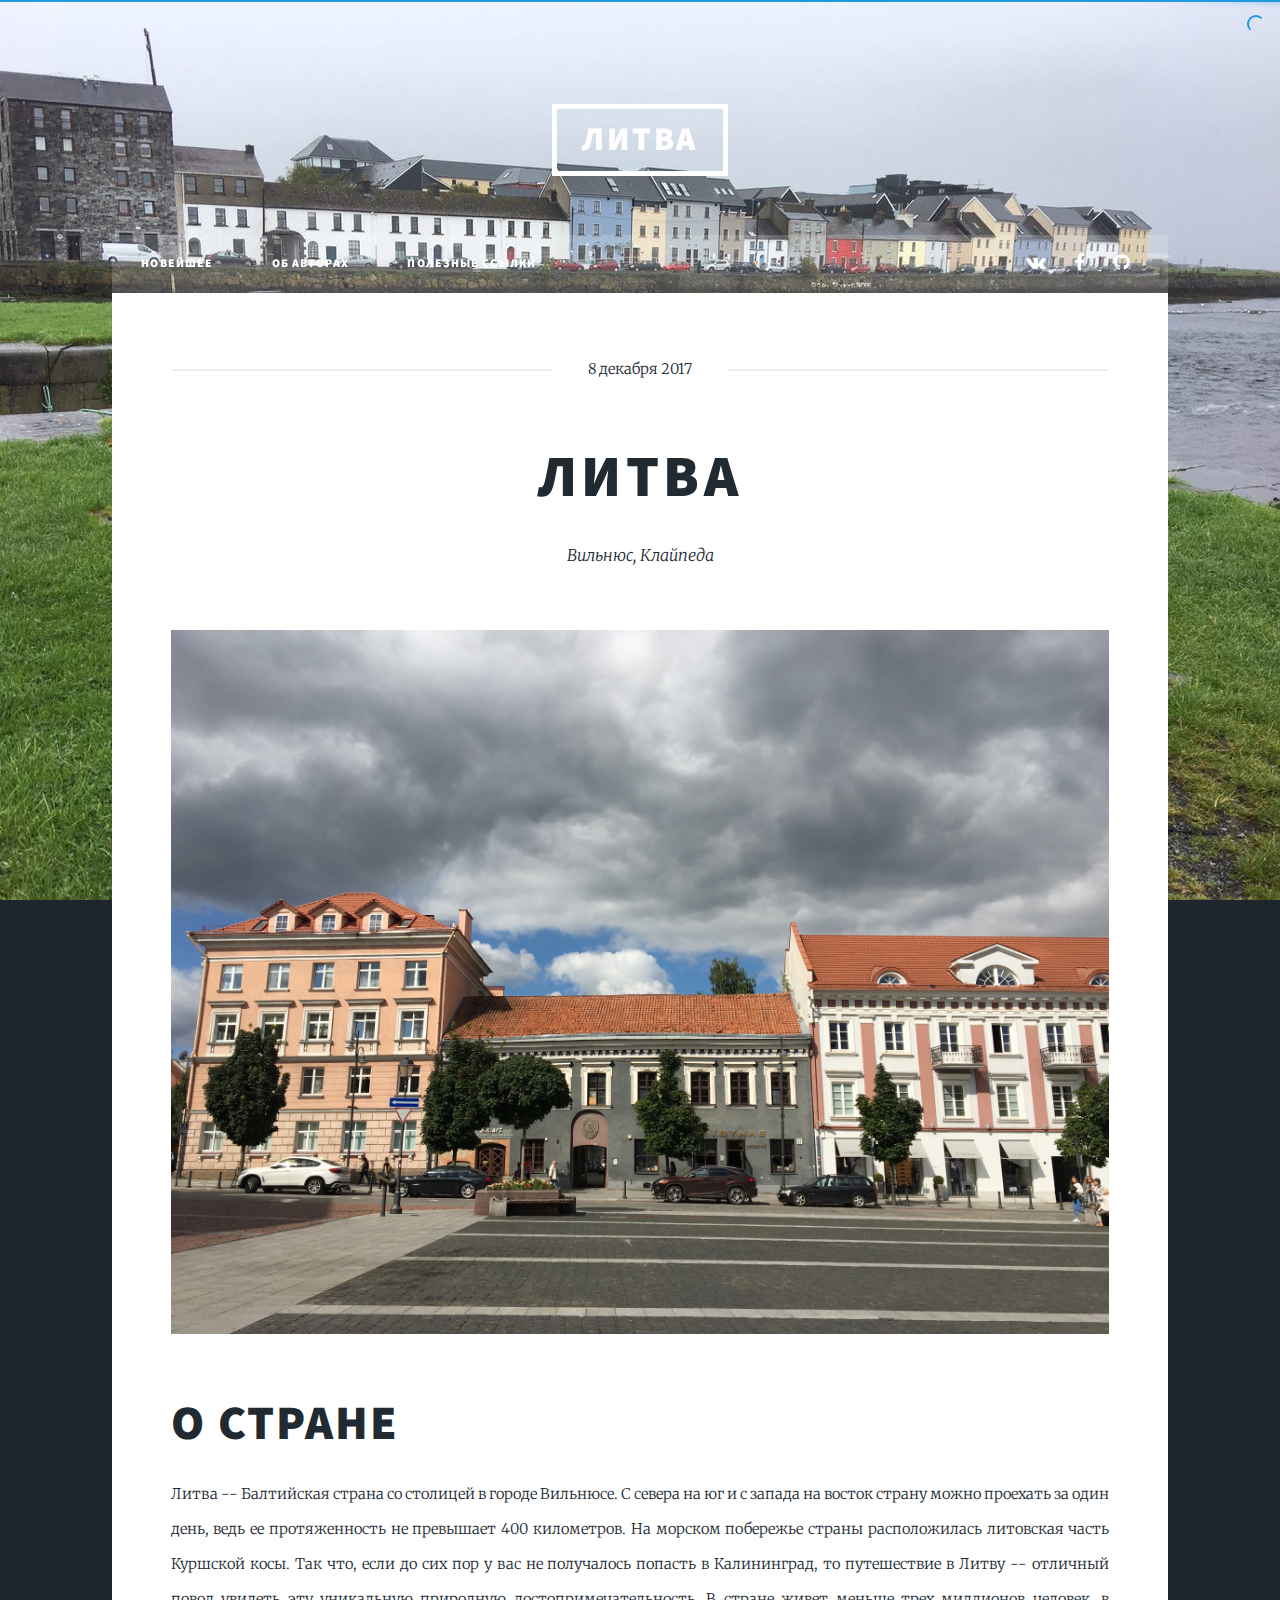
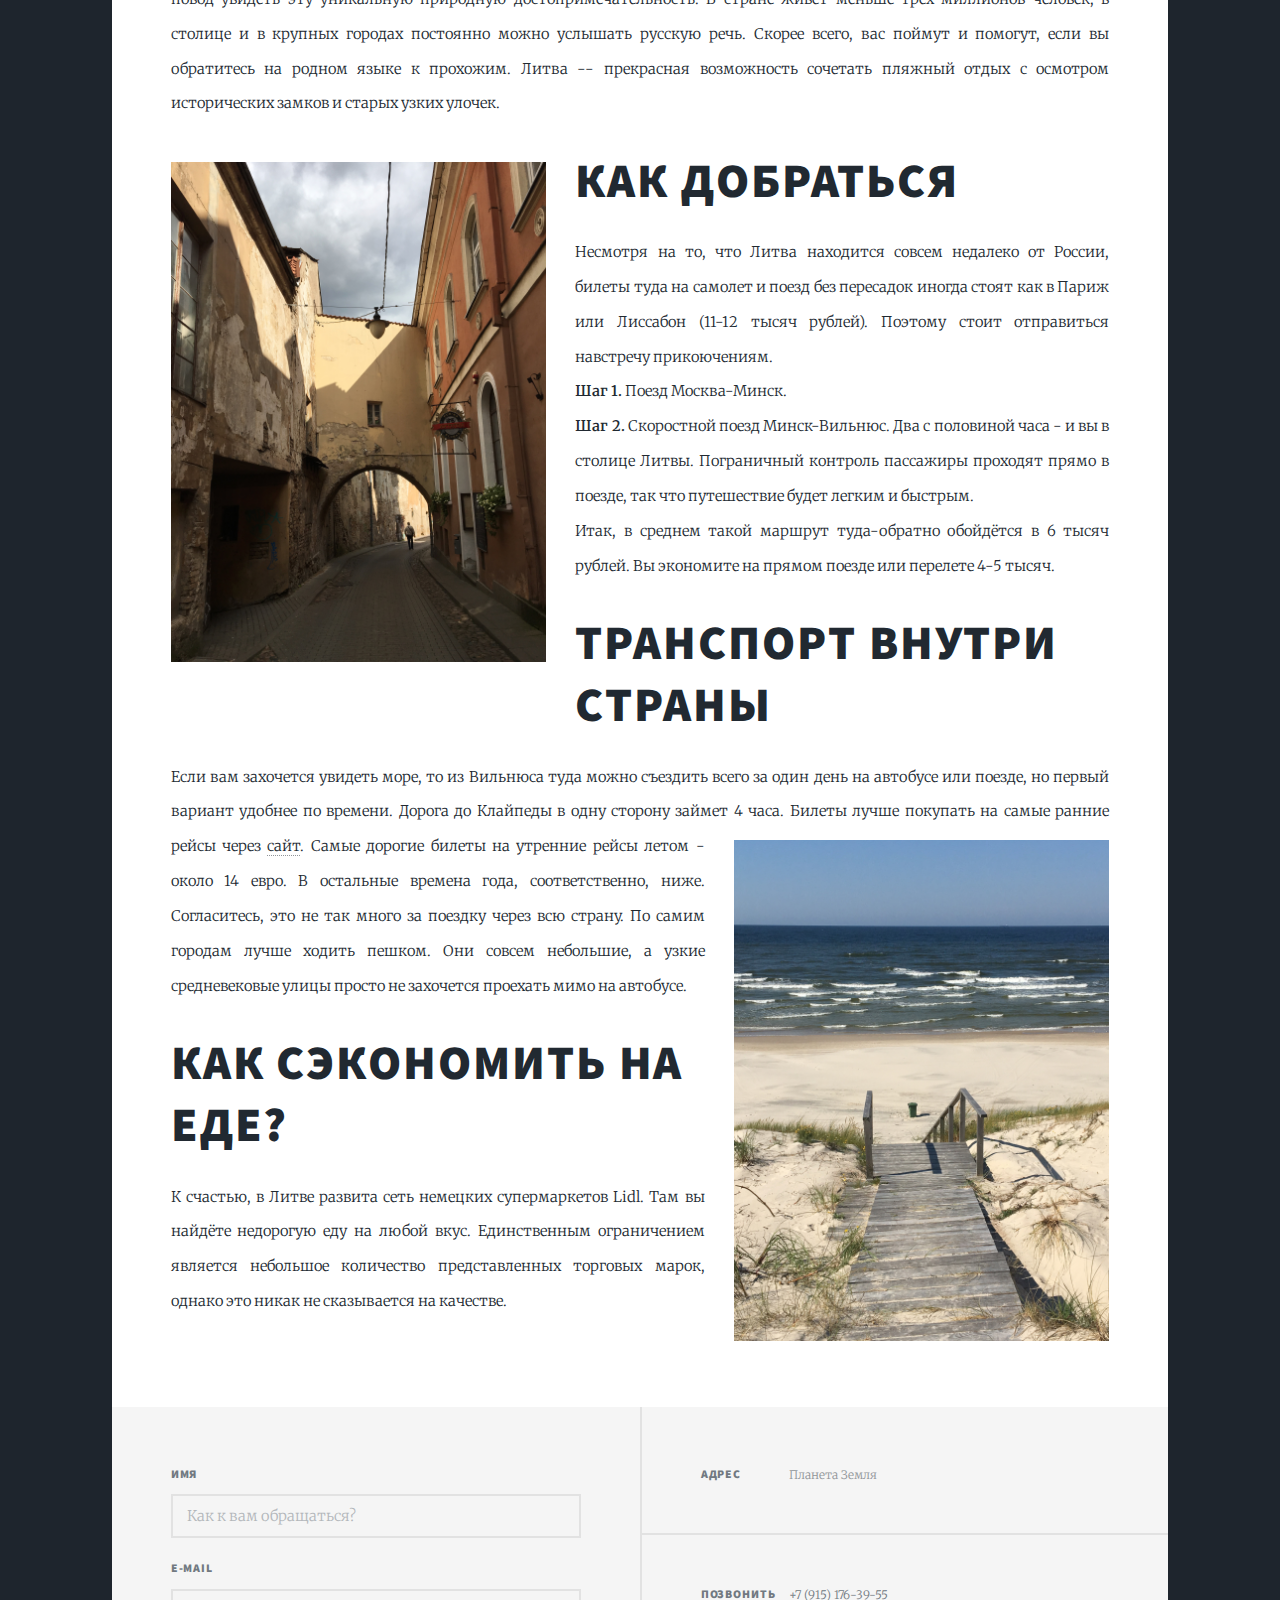
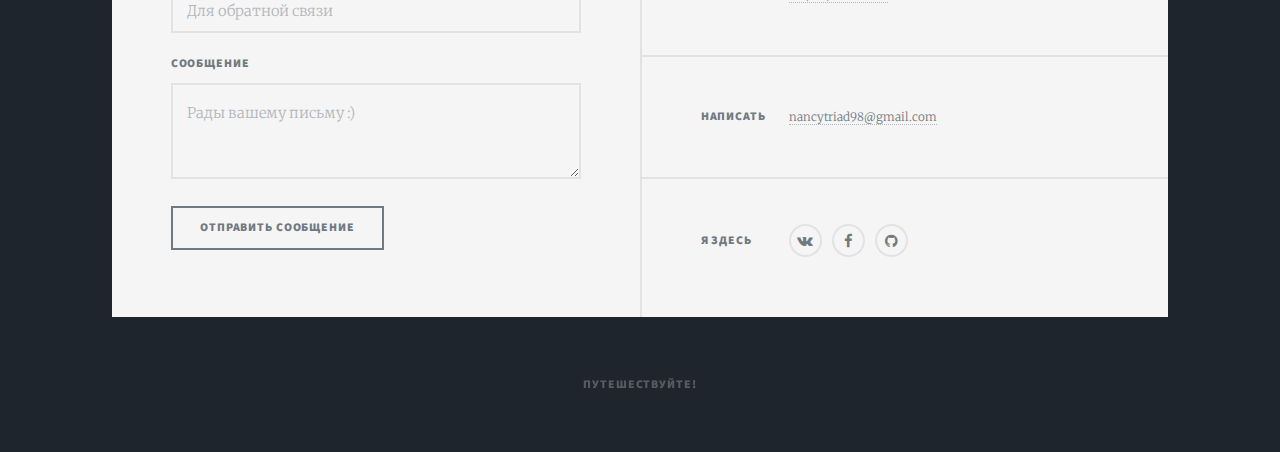
<file: vilnius.html>
<!DOCTYPE HTML>
<!--
	Massively by HTML5 UP
	html5up.net | @ajlkn
	Free for personal and commercial use under the CCA 3.0 license (html5up.net/license)
-->
<html>
<head>
<link href="images/favicon.ico" rel="shortcut icon" type="image/x-icon" />
</head>
	<head>
		<title>Литва</title>
		<meta charset="utf-8" />
		<meta name="viewport" content="width=device-width, initial-scale=1, user-scalable=no" />
		<link rel="stylesheet" href="assets/css/main.css" />
		<noscript><link rel="stylesheet" href="assets/css/noscript.css" /></noscript>
	</head>
	<body class="is-loading">

		<!-- Wrapper -->
			<div id="wrapper">

				<!-- Header -->
					<header id="header">
						<a href="vilnius.html" class="logo">Литва</a>
					</header>

				<!-- Nav -->
					<nav id="nav">
						<ul class="links">
							<li><a href="index.html">Новейшее</a></li>
							<li class="generic.html"><a href="generic.html">Об авторах</a></li>
							<li><a href="elements.html">Полезные ссылки</a></li>
						</ul>
						<ul class="icons">
							<li><a href="https://vk.com/nancytriad" target="_blank" class="icon fa-vk"><span class="label">VK</span></a></li>
							<li><a href="https://www.facebook.com/stacytriad" target="_blank" class="icon fa-facebook"><span class="label">Facebook</span></a></li>
							<li><a href="https://github.com/nancytriad" target="_blank" class="icon fa-github"><span class="label">GitHub</span></a></li>
						</ul>
					</nav>

				<!-- Main -->
					<div id="main">

						<!-- Post -->
							<section class="post">
								<header class="major">
									<span class="date">8 декабря 2017</span>
									<h1>Литва</h1>
									<p>Вильнюс, Клайпеда</p>
								</header>
								<div class="image main"><img src="images/red.jpg" alt="" /></div>
								
 <h2 id="ostrane"><font size="22"> О стране </font></h2>

								<p> Литва -- Балтийская страна со столицей в городе Вильнюсе. С севера на юг и с запада на восток страну можно проехать за один день, ведь ее протяженность не превышает 400 километров. На морском побережье страны расположилась литовская часть Куршской косы. Так что, если до сих пор у вас не получалось попасть в Калининград, то путешествие в Литву -- отличный повод увидеть эту уникальную природную достопримечательность. В стране живет меньше трех миллионов человек, в столице и в крупных городах постоянно можно услышать русскую речь. Скорее всего, вас поймут и помогут, если вы обратитесь на родном языке к прохожим. Литва -- прекрасная возможность сочетать пляжный отдых с осмотром исторических замков и старых узких улочек. </p>
								 <span class="image left"><img src="images/street.jpg" alt="" /></span>


								 <h2 id="transport"><font size="22"> Как добраться </font></h2>
								 <p> Несмотря на то, что Литва находится совсем недалеко от России, билеты туда на самолет и поезд без пересадок иногда стоят как в Париж или Лиссабон (11-12 тысяч рублей). Поэтому стоит отправиться навстречу прикоючениям. </br>
						<b> Шаг 1.</b> Поезд Москва-Минск. </br>
				<b> Шаг 2.</b> Скоростной поезд Минск-Вильнюс. Два с половиной часа - и вы в столице Литвы. Пограничный контроль пассажиры проходят прямо в поезде, так что путешествие будет легким и быстрым. </br>
		Итак, в среднем такой маршрут туда-обратно обойдётся в 6 тысяч рублей. Вы экономите на прямом поезде или перелете 4-5 тысяч. </p>
	<h2 id="transport"><font size="22"> Транспорт внутри страны </font></h2>
	<p> Если вам захочется увидеть море, то из Вильнюса туда можно съездить всего за один день на автобусе или поезде, но первый вариант удобнее по времени. Дорога до Клайпеды в одну сторону займет 4 часа. Билеты лучше покупать на самые ранние рейсы через <a href="https://www.autobusubilietai.lt" target="_blank">сайт</a>. <span class="image right"><img src="images/klaipeda.jpg" alt="" /></span>Самые дорогие билеты на утренние рейсы летом - около 14 евро. В остальные времена года, соответственно, ниже. Согласитесь, это не так много за поездку через всю страну. По самим городам лучше ходить пешком. Они совсем небольшие, а узкие средневековые улицы просто не захочется проехать мимо на автобусе.</p>

	<h2 id="transport"><font size="22"> Как сэкономить на еде? </font></h2>
	<p> К счастью, в Литве развита сеть немецких супермаркетов Lidl. Там вы найдёте недорогую еду на любой вкус. Единственным ограничением является небольшое количество представленных торговых марок, однако это никак не сказывается на качестве.</p>

<div id="disqus_thread"></div>
<script>
/**
*  RECOMMENDED CONFIGURATION VARIABLES: EDIT AND UNCOMMENT THE SECTION BELOW TO INSERT DYNAMIC VALUES FROM YOUR PLATFORM OR CMS.
*  LEARN WHY DEFINING THESE VARIABLES IS IMPORTANT: https://disqus.com/admin/universalcode/#configuration-variables*/
/*
var disqus_config = function () {
this.page.url = PAGE_URL;  // Replace PAGE_URL with your page's canonical URL variable
this.page.identifier = PAGE_IDENTIFIER; // Replace PAGE_IDENTIFIER with your page's unique identifier variable
};
*/
(function() { // DON'T EDIT BELOW THIS LINE
var d = document, s = d.createElement('script');
s.src = 'https://odytip-github-io-travel.disqus.com/embed.js';
s.setAttribute('data-timestamp', +new Date());
(d.head || d.body).appendChild(s);
})();
</script>
<noscript>Please enable JavaScript to view the <a href="https://disqus.com/?ref_noscript">comments powered by Disqus.</a></noscript>
							</section>

					</div>


				<!-- Footer -->
				<footer id="footer">
					<section>
						<form method="post" action="mailto:nancytriad98@gmail.com">

							<div class="field">
								<label for="name">Имя</label>
								<input type="text" name="name" id="name" placeholder="Как к вам обращаться?"/>

							</div>

							<div class="field">
								<label for="email">E-mail</label>
								<input type="text" name="email" id="email" placeholder="Для обратной связи"/>
							</div>
							<div class="field">
								<label for="message">Сообщение</label>
								<textarea name="message" id="message" rows="2" placeholder="Рады вашему письму :)"></textarea>
							</div>
							<ul class="actions">
								<li><input type="submit" value="Отправить сообщение" /></li>
							</ul>
						</form>
					</section>
					<section class="split contact">
						<section class="alt">
							<h3>Адрес</h3>
							<p>Планета Земля</p>
						</section>
						<section>
							<h3>Позвонить</h3>
							<p><a>+7 (915) 176-39-55</a></p>
						</section>
						<section>
							<h3>Написать</h3>
							<p><a href="#">nancytriad98@gmail.com</a></p>
						</section>
						<section>
							<h3>Я здесь</h3>
							<ul class="icons alt">
								<li><a href="https://vk.com/nancytriad" target="_blank" class="icon fa-vk"><span class="label">VK</span></a></li>
								<li><a href="https://www.facebook.com/stacytriad" target="_blank" class="icon fa-facebook"><span class="label">Facebook</span></a></li>
								<li><a href="https://github.com/nancytriad" target="_blank" class="icon fa-github"><span class="label">GitHub</span></a></li>
							</ul>
						</section>
					</section>
				</footer>

				<!-- Copyright -->
				<div id="copyright">
					<ul><li>Путешествуйте!</li></ul>
				</div>
			</div>

		<!-- Scripts -->
			<script src="assets/js/jquery.min.js"></script>
			<script src="assets/js/jquery.scrollex.min.js"></script>
			<script src="assets/js/jquery.scrolly.min.js"></script>
			<script src="assets/js/skel.min.js"></script>
			<script src="assets/js/util.js"></script>
			<script src="assets/js/main.js"></script>
			<script src="assets/js/nprogress.js"></script>

<link rel="stylesheet" type="text/css" href="assets/css/nprogress.css" />
<script>
 $('body').show();
 $('.version').text(NProgress.version);
 NProgress.start();
 setTimeout(function() { NProgress.done(); $('.fade').removeClass('out'); }, 1000);
 </script>

	</body>
</html>
</file>
<file: assets/css/nprogress.css>
/* Make clicks pass-through */
#nprogress {
}

#nprogress .bar {
  background: #29d;

  position: fixed;
  z-index: 1031;
  top: 0;
  left: 0;

  width: 100%;
  height: 2px;
}

/* Fancy blur effect */
#nprogress .peg {
  display: block;
  position: absolute;
  right: 0px;
  width: 100px;
  height: 100%;
  box-shadow: 0 0 10px #29d, 0 0 5px #29d;
  opacity: 1.0;

  -webkit-transform: rotate(3deg) translate(0px, -4px);
      -ms-transform: rotate(3deg) translate(0px, -4px);
          transform: rotate(3deg) translate(0px, -4px);
}

/* Remove these to get rid of the spinner */
#nprogress .spinner {
  display: block;
  position: fixed;
  z-index: 1031;
  top: 15px;
  right: 15px;
}

#nprogress .spinner-icon {
  width: 18px;
  height: 18px;
  box-sizing: border-box;

  border: solid 2px transparent;
  border-top-color: #29d;
  border-left-color: #29d;
  border-radius: 50%;

  -webkit-animation: nprogress-spinner 400ms linear infinite;
          animation: nprogress-spinner 400ms linear infinite;
}

.nprogress-custom-parent {
  overflow: hidden;
  position: relative;
}

.nprogress-custom-parent #nprogress .spinner,
.nprogress-custom-parent #nprogress .bar {
  position: absolute;
}

@-webkit-keyframes nprogress-spinner {
  0%   { -webkit-transform: rotate(0deg); }
  100% { -webkit-transform: rotate(360deg); }
}
@keyframes nprogress-spinner {
  0%   { transform: rotate(0deg); }
  100% { transform: rotate(360deg); }
}
</file>
<file: assets/css/main.css>
@import url(font-awesome.min.css);
@import url("https://fonts.googleapis.com/css?family=Merriweather:300,700,300italic,700italic|Source+Sans+Pro:900");

/*
	Massively by HTML5 UP
	html5up.net | @ajlkn
	Free for personal and commercial use under the CCA 3.0 license (html5up.net/license)
*/

/* Reset */

	html, body, div, span, applet, object, iframe, h1, h2, h3, h4, h5, h6, p, blockquote, pre, a, abbr, acronym, address, big, cite, code, del, dfn, em, img, ins, kbd, q, s, samp, small, strike, strong, sub, sup, tt, var, b, u, i, center, dl, dt, dd, ol, ul, li, fieldset, form, label, legend, table, caption, tbody, tfoot, thead, tr, th, td, article, aside, canvas, details, embed, figure, figcaption, footer, header, hgroup, menu, nav, output, ruby, section, summary, time, mark, audio, video {
		margin: 0;
		padding: 0;
		border: 0;
		font-size: 100%;
		font: inherit;
		vertical-align: baseline;
	}

	article, aside, details, figcaption, figure, footer, header, hgroup, menu, nav, section {
		display: block;
	}

	body {
		line-height: 1;
	}

	ol, ul {
		list-style: none;
	}

	blockquote, q {
		quotes: none;
	}

	blockquote:before, blockquote:after, q:before, q:after {
		content: '';
		content: none;
	}

	table {
		border-collapse: collapse;
		border-spacing: 0;
	}

	body {
		-webkit-text-size-adjust: none;
	}

/* Box Model */

	*, *:before, *:after {
		-moz-box-sizing: border-box;
		-webkit-box-sizing: border-box;
		box-sizing: border-box;
	}

/* Grid */

	.row {
		border-bottom: solid 1px transparent;
		-moz-box-sizing: border-box;
		-webkit-box-sizing: border-box;
		box-sizing: border-box;
	}

	.row > * {
		float: left;
		-moz-box-sizing: border-box;
		-webkit-box-sizing: border-box;
		box-sizing: border-box;
	}

	.row:after, .row:before {
		content: '';
		display: block;
		clear: both;
		height: 0;
	}

	.row.uniform > * > :first-child {
		margin-top: 0;
	}

	.row.uniform > * > :last-child {
		margin-bottom: 0;
	}

	.row.\30 \25 > * {
		padding: 0 0 0 0rem;
	}

	.row.\30 \25 {
		margin: 0 0 -1px 0rem;
	}

	.row.uniform.\30 \25 > * {
		padding: 0rem 0 0 0rem;
	}

	.row.uniform.\30 \25 {
		margin: 0rem 0 -1px 0rem;
	}

	.row > * {
		padding: 0 0 0 1.5rem;
	}

	.row {
		margin: 0 0 -1px -1.5rem;
	}

	.row.uniform > * {
		padding: 1.5rem 0 0 1.5rem;
	}

	.row.uniform {
		margin: -1.5rem 0 -1px -1.5rem;
	}

	.row.\32 00\25 > * {
		padding: 0 0 0 3rem;
	}

	.row.\32 00\25 {
		margin: 0 0 -1px -3rem;
	}

	.row.uniform.\32 00\25 > * {
		padding: 3rem 0 0 3rem;
	}

	.row.uniform.\32 00\25 {
		margin: -3rem 0 -1px -3rem;
	}

	.row.\31 50\25 > * {
		padding: 0 0 0 2.25rem;
	}

	.row.\31 50\25 {
		margin: 0 0 -1px -2.25rem;
	}

	.row.uniform.\31 50\25 > * {
		padding: 2.25rem 0 0 2.25rem;
	}

	.row.uniform.\31 50\25 {
		margin: -2.25rem 0 -1px -2.25rem;
	}

	.row.\35 0\25 > * {
		padding: 0 0 0 0.75rem;
	}

	.row.\35 0\25 {
		margin: 0 0 -1px -0.75rem;
	}

	.row.uniform.\35 0\25 > * {
		padding: 0.75rem 0 0 0.75rem;
	}

	.row.uniform.\35 0\25 {
		margin: -0.75rem 0 -1px -0.75rem;
	}

	.row.\32 5\25 > * {
		padding: 0 0 0 0.375rem;
	}

	.row.\32 5\25 {
		margin: 0 0 -1px -0.375rem;
	}

	.row.uniform.\32 5\25 > * {
		padding: 0.375rem 0 0 0.375rem;
	}

	.row.uniform.\32 5\25 {
		margin: -0.375rem 0 -1px -0.375rem;
	}

	.\31 2u, .\31 2u\24 {
		width: 100%;
		clear: none;
		margin-left: 0;
	}

	.\31 1u, .\31 1u\24 {
		width: 91.6666666667%;
		clear: none;
		margin-left: 0;
	}

	.\31 0u, .\31 0u\24 {
		width: 83.3333333333%;
		clear: none;
		margin-left: 0;
	}

	.\39 u, .\39 u\24 {
		width: 75%;
		clear: none;
		margin-left: 0;
	}

	.\38 u, .\38 u\24 {
		width: 66.6666666667%;
		clear: none;
		margin-left: 0;
	}

	.\37 u, .\37 u\24 {
		width: 58.3333333333%;
		clear: none;
		margin-left: 0;
	}

	.\36 u, .\36 u\24 {
		width: 50%;
		clear: none;
		margin-left: 0;
	}

	.\35 u, .\35 u\24 {
		width: 41.6666666667%;
		clear: none;
		margin-left: 0;
	}

	.\34 u, .\34 u\24 {
		width: 33.3333333333%;
		clear: none;
		margin-left: 0;
	}

	.\33 u, .\33 u\24 {
		width: 25%;
		clear: none;
		margin-left: 0;
	}

	.\32 u, .\32 u\24 {
		width: 16.6666666667%;
		clear: none;
		margin-left: 0;
	}

	.\31 u, .\31 u\24 {
		width: 8.3333333333%;
		clear: none;
		margin-left: 0;
	}

	.\31 2u\24 + *,
	.\31 1u\24 + *,
	.\31 0u\24 + *,
	.\39 u\24 + *,
	.\38 u\24 + *,
	.\37 u\24 + *,
	.\36 u\24 + *,
	.\35 u\24 + *,
	.\34 u\24 + *,
	.\33 u\24 + *,
	.\32 u\24 + *,
	.\31 u\24 + * {
		clear: left;
	}

	.\-11u {
		margin-left: 91.66667%;
	}

	.\-10u {
		margin-left: 83.33333%;
	}

	.\-9u {
		margin-left: 75%;
	}

	.\-8u {
		margin-left: 66.66667%;
	}

	.\-7u {
		margin-left: 58.33333%;
	}

	.\-6u {
		margin-left: 50%;
	}

	.\-5u {
		margin-left: 41.66667%;
	}

	.\-4u {
		margin-left: 33.33333%;
	}

	.\-3u {
		margin-left: 25%;
	}

	.\-2u {
		margin-left: 16.66667%;
	}

	.\-1u {
		margin-left: 8.33333%;
	}

	@media screen and (max-width: 1680px) {

		.row > * {
			padding: 0 0 0 1.5rem;
		}

		.row {
			margin: 0 0 -1px -1.5rem;
		}

		.row.uniform > * {
			padding: 1.5rem 0 0 1.5rem;
		}

		.row.uniform {
			margin: -1.5rem 0 -1px -1.5rem;
		}

		.row.\32 00\25 > * {
			padding: 0 0 0 3rem;
		}

		.row.\32 00\25 {
			margin: 0 0 -1px -3rem;
		}

		.row.uniform.\32 00\25 > * {
			padding: 3rem 0 0 3rem;
		}

		.row.uniform.\32 00\25 {
			margin: -3rem 0 -1px -3rem;
		}

		.row.\31 50\25 > * {
			padding: 0 0 0 2.25rem;
		}

		.row.\31 50\25 {
			margin: 0 0 -1px -2.25rem;
		}

		.row.uniform.\31 50\25 > * {
			padding: 2.25rem 0 0 2.25rem;
		}

		.row.uniform.\31 50\25 {
			margin: -2.25rem 0 -1px -2.25rem;
		}

		.row.\35 0\25 > * {
			padding: 0 0 0 0.75rem;
		}

		.row.\35 0\25 {
			margin: 0 0 -1px -0.75rem;
		}

		.row.uniform.\35 0\25 > * {
			padding: 0.75rem 0 0 0.75rem;
		}

		.row.uniform.\35 0\25 {
			margin: -0.75rem 0 -1px -0.75rem;
		}

		.row.\32 5\25 > * {
			padding: 0 0 0 0.375rem;
		}

		.row.\32 5\25 {
			margin: 0 0 -1px -0.375rem;
		}

		.row.uniform.\32 5\25 > * {
			padding: 0.375rem 0 0 0.375rem;
		}

		.row.uniform.\32 5\25 {
			margin: -0.375rem 0 -1px -0.375rem;
		}

		.\31 2u\28xlarge\29, .\31 2u\24\28xlarge\29 {
			width: 100%;
			clear: none;
			margin-left: 0;
		}

		.\31 1u\28xlarge\29, .\31 1u\24\28xlarge\29 {
			width: 91.6666666667%;
			clear: none;
			margin-left: 0;
		}

		.\31 0u\28xlarge\29, .\31 0u\24\28xlarge\29 {
			width: 83.3333333333%;
			clear: none;
			margin-left: 0;
		}

		.\39 u\28xlarge\29, .\39 u\24\28xlarge\29 {
			width: 75%;
			clear: none;
			margin-left: 0;
		}

		.\38 u\28xlarge\29, .\38 u\24\28xlarge\29 {
			width: 66.6666666667%;
			clear: none;
			margin-left: 0;
		}

		.\37 u\28xlarge\29, .\37 u\24\28xlarge\29 {
			width: 58.3333333333%;
			clear: none;
			margin-left: 0;
		}

		.\36 u\28xlarge\29, .\36 u\24\28xlarge\29 {
			width: 50%;
			clear: none;
			margin-left: 0;
		}

		.\35 u\28xlarge\29, .\35 u\24\28xlarge\29 {
			width: 41.6666666667%;
			clear: none;
			margin-left: 0;
		}

		.\34 u\28xlarge\29, .\34 u\24\28xlarge\29 {
			width: 33.3333333333%;
			clear: none;
			margin-left: 0;
		}

		.\33 u\28xlarge\29, .\33 u\24\28xlarge\29 {
			width: 25%;
			clear: none;
			margin-left: 0;
		}

		.\32 u\28xlarge\29, .\32 u\24\28xlarge\29 {
			width: 16.6666666667%;
			clear: none;
			margin-left: 0;
		}

		.\31 u\28xlarge\29, .\31 u\24\28xlarge\29 {
			width: 8.3333333333%;
			clear: none;
			margin-left: 0;
		}

		.\31 2u\24\28xlarge\29 + *,
		.\31 1u\24\28xlarge\29 + *,
		.\31 0u\24\28xlarge\29 + *,
		.\39 u\24\28xlarge\29 + *,
		.\38 u\24\28xlarge\29 + *,
		.\37 u\24\28xlarge\29 + *,
		.\36 u\24\28xlarge\29 + *,
		.\35 u\24\28xlarge\29 + *,
		.\34 u\24\28xlarge\29 + *,
		.\33 u\24\28xlarge\29 + *,
		.\32 u\24\28xlarge\29 + *,
		.\31 u\24\28xlarge\29 + * {
			clear: left;
		}

		.\-11u\28xlarge\29 {
			margin-left: 91.66667%;
		}

		.\-10u\28xlarge\29 {
			margin-left: 83.33333%;
		}

		.\-9u\28xlarge\29 {
			margin-left: 75%;
		}

		.\-8u\28xlarge\29 {
			margin-left: 66.66667%;
		}

		.\-7u\28xlarge\29 {
			margin-left: 58.33333%;
		}

		.\-6u\28xlarge\29 {
			margin-left: 50%;
		}

		.\-5u\28xlarge\29 {
			margin-left: 41.66667%;
		}

		.\-4u\28xlarge\29 {
			margin-left: 33.33333%;
		}

		.\-3u\28xlarge\29 {
			margin-left: 25%;
		}

		.\-2u\28xlarge\29 {
			margin-left: 16.66667%;
		}

		.\-1u\28xlarge\29 {
			margin-left: 8.33333%;
		}

	}

	@media screen and (max-width: 1280px) {

		.row > * {
			padding: 0 0 0 1.5rem;
		}

		.row {
			margin: 0 0 -1px -1.5rem;
		}

		.row.uniform > * {
			padding: 1.5rem 0 0 1.5rem;
		}

		.row.uniform {
			margin: -1.5rem 0 -1px -1.5rem;
		}

		.row.\32 00\25 > * {
			padding: 0 0 0 3rem;
		}

		.row.\32 00\25 {
			margin: 0 0 -1px -3rem;
		}

		.row.uniform.\32 00\25 > * {
			padding: 3rem 0 0 3rem;
		}

		.row.uniform.\32 00\25 {
			margin: -3rem 0 -1px -3rem;
		}

		.row.\31 50\25 > * {
			padding: 0 0 0 2.25rem;
		}

		.row.\31 50\25 {
			margin: 0 0 -1px -2.25rem;
		}

		.row.uniform.\31 50\25 > * {
			padding: 2.25rem 0 0 2.25rem;
		}

		.row.uniform.\31 50\25 {
			margin: -2.25rem 0 -1px -2.25rem;
		}

		.row.\35 0\25 > * {
			padding: 0 0 0 0.75rem;
		}

		.row.\35 0\25 {
			margin: 0 0 -1px -0.75rem;
		}

		.row.uniform.\35 0\25 > * {
			padding: 0.75rem 0 0 0.75rem;
		}

		.row.uniform.\35 0\25 {
			margin: -0.75rem 0 -1px -0.75rem;
		}

		.row.\32 5\25 > * {
			padding: 0 0 0 0.375rem;
		}

		.row.\32 5\25 {
			margin: 0 0 -1px -0.375rem;
		}

		.row.uniform.\32 5\25 > * {
			padding: 0.375rem 0 0 0.375rem;
		}

		.row.uniform.\32 5\25 {
			margin: -0.375rem 0 -1px -0.375rem;
		}

		.\31 2u\28large\29, .\31 2u\24\28large\29 {
			width: 100%;
			clear: none;
			margin-left: 0;
		}

		.\31 1u\28large\29, .\31 1u\24\28large\29 {
			width: 91.6666666667%;
			clear: none;
			margin-left: 0;
		}

		.\31 0u\28large\29, .\31 0u\24\28large\29 {
			width: 83.3333333333%;
			clear: none;
			margin-left: 0;
		}

		.\39 u\28large\29, .\39 u\24\28large\29 {
			width: 75%;
			clear: none;
			margin-left: 0;
		}

		.\38 u\28large\29, .\38 u\24\28large\29 {
			width: 66.6666666667%;
			clear: none;
			margin-left: 0;
		}

		.\37 u\28large\29, .\37 u\24\28large\29 {
			width: 58.3333333333%;
			clear: none;
			margin-left: 0;
		}

		.\36 u\28large\29, .\36 u\24\28large\29 {
			width: 50%;
			clear: none;
			margin-left: 0;
		}

		.\35 u\28large\29, .\35 u\24\28large\29 {
			width: 41.6666666667%;
			clear: none;
			margin-left: 0;
		}

		.\34 u\28large\29, .\34 u\24\28large\29 {
			width: 33.3333333333%;
			clear: none;
			margin-left: 0;
		}

		.\33 u\28large\29, .\33 u\24\28large\29 {
			width: 25%;
			clear: none;
			margin-left: 0;
		}

		.\32 u\28large\29, .\32 u\24\28large\29 {
			width: 16.6666666667%;
			clear: none;
			margin-left: 0;
		}

		.\31 u\28large\29, .\31 u\24\28large\29 {
			width: 8.3333333333%;
			clear: none;
			margin-left: 0;
		}

		.\31 2u\24\28large\29 + *,
		.\31 1u\24\28large\29 + *,
		.\31 0u\24\28large\29 + *,
		.\39 u\24\28large\29 + *,
		.\38 u\24\28large\29 + *,
		.\37 u\24\28large\29 + *,
		.\36 u\24\28large\29 + *,
		.\35 u\24\28large\29 + *,
		.\34 u\24\28large\29 + *,
		.\33 u\24\28large\29 + *,
		.\32 u\24\28large\29 + *,
		.\31 u\24\28large\29 + * {
			clear: left;
		}

		.\-11u\28large\29 {
			margin-left: 91.66667%;
		}

		.\-10u\28large\29 {
			margin-left: 83.33333%;
		}

		.\-9u\28large\29 {
			margin-left: 75%;
		}

		.\-8u\28large\29 {
			margin-left: 66.66667%;
		}

		.\-7u\28large\29 {
			margin-left: 58.33333%;
		}

		.\-6u\28large\29 {
			margin-left: 50%;
		}

		.\-5u\28large\29 {
			margin-left: 41.66667%;
		}

		.\-4u\28large\29 {
			margin-left: 33.33333%;
		}

		.\-3u\28large\29 {
			margin-left: 25%;
		}

		.\-2u\28large\29 {
			margin-left: 16.66667%;
		}

		.\-1u\28large\29 {
			margin-left: 8.33333%;
		}

	}

	@media screen and (max-width: 980px) {

		.row > * {
			padding: 0 0 0 1.5rem;
		}

		.row {
			margin: 0 0 -1px -1.5rem;
		}

		.row.uniform > * {
			padding: 1.5rem 0 0 1.5rem;
		}

		.row.uniform {
			margin: -1.5rem 0 -1px -1.5rem;
		}

		.row.\32 00\25 > * {
			padding: 0 0 0 3rem;
		}

		.row.\32 00\25 {
			margin: 0 0 -1px -3rem;
		}

		.row.uniform.\32 00\25 > * {
			padding: 3rem 0 0 3rem;
		}

		.row.uniform.\32 00\25 {
			margin: -3rem 0 -1px -3rem;
		}

		.row.\31 50\25 > * {
			padding: 0 0 0 2.25rem;
		}

		.row.\31 50\25 {
			margin: 0 0 -1px -2.25rem;
		}

		.row.uniform.\31 50\25 > * {
			padding: 2.25rem 0 0 2.25rem;
		}

		.row.uniform.\31 50\25 {
			margin: -2.25rem 0 -1px -2.25rem;
		}

		.row.\35 0\25 > * {
			padding: 0 0 0 0.75rem;
		}

		.row.\35 0\25 {
			margin: 0 0 -1px -0.75rem;
		}

		.row.uniform.\35 0\25 > * {
			padding: 0.75rem 0 0 0.75rem;
		}

		.row.uniform.\35 0\25 {
			margin: -0.75rem 0 -1px -0.75rem;
		}

		.row.\32 5\25 > * {
			padding: 0 0 0 0.375rem;
		}

		.row.\32 5\25 {
			margin: 0 0 -1px -0.375rem;
		}

		.row.uniform.\32 5\25 > * {
			padding: 0.375rem 0 0 0.375rem;
		}

		.row.uniform.\32 5\25 {
			margin: -0.375rem 0 -1px -0.375rem;
		}

		.\31 2u\28medium\29, .\31 2u\24\28medium\29 {
			width: 100%;
			clear: none;
			margin-left: 0;
		}

		.\31 1u\28medium\29, .\31 1u\24\28medium\29 {
			width: 91.6666666667%;
			clear: none;
			margin-left: 0;
		}

		.\31 0u\28medium\29, .\31 0u\24\28medium\29 {
			width: 83.3333333333%;
			clear: none;
			margin-left: 0;
		}

		.\39 u\28medium\29, .\39 u\24\28medium\29 {
			width: 75%;
			clear: none;
			margin-left: 0;
		}

		.\38 u\28medium\29, .\38 u\24\28medium\29 {
			width: 66.6666666667%;
			clear: none;
			margin-left: 0;
		}

		.\37 u\28medium\29, .\37 u\24\28medium\29 {
			width: 58.3333333333%;
			clear: none;
			margin-left: 0;
		}

		.\36 u\28medium\29, .\36 u\24\28medium\29 {
			width: 50%;
			clear: none;
			margin-left: 0;
		}

		.\35 u\28medium\29, .\35 u\24\28medium\29 {
			width: 41.6666666667%;
			clear: none;
			margin-left: 0;
		}

		.\34 u\28medium\29, .\34 u\24\28medium\29 {
			width: 33.3333333333%;
			clear: none;
			margin-left: 0;
		}

		.\33 u\28medium\29, .\33 u\24\28medium\29 {
			width: 25%;
			clear: none;
			margin-left: 0;
		}

		.\32 u\28medium\29, .\32 u\24\28medium\29 {
			width: 16.6666666667%;
			clear: none;
			margin-left: 0;
		}

		.\31 u\28medium\29, .\31 u\24\28medium\29 {
			width: 8.3333333333%;
			clear: none;
			margin-left: 0;
		}

		.\31 2u\24\28medium\29 + *,
		.\31 1u\24\28medium\29 + *,
		.\31 0u\24\28medium\29 + *,
		.\39 u\24\28medium\29 + *,
		.\38 u\24\28medium\29 + *,
		.\37 u\24\28medium\29 + *,
		.\36 u\24\28medium\29 + *,
		.\35 u\24\28medium\29 + *,
		.\34 u\24\28medium\29 + *,
		.\33 u\24\28medium\29 + *,
		.\32 u\24\28medium\29 + *,
		.\31 u\24\28medium\29 + * {
			clear: left;
		}

		.\-11u\28medium\29 {
			margin-left: 91.66667%;
		}

		.\-10u\28medium\29 {
			margin-left: 83.33333%;
		}

		.\-9u\28medium\29 {
			margin-left: 75%;
		}

		.\-8u\28medium\29 {
			margin-left: 66.66667%;
		}

		.\-7u\28medium\29 {
			margin-left: 58.33333%;
		}

		.\-6u\28medium\29 {
			margin-left: 50%;
		}

		.\-5u\28medium\29 {
			margin-left: 41.66667%;
		}

		.\-4u\28medium\29 {
			margin-left: 33.33333%;
		}

		.\-3u\28medium\29 {
			margin-left: 25%;
		}

		.\-2u\28medium\29 {
			margin-left: 16.66667%;
		}

		.\-1u\28medium\29 {
			margin-left: 8.33333%;
		}

	}

	@media screen and (max-width: 736px) {

		.row > * {
			padding: 0 0 0 1.5rem;
		}

		.row {
			margin: 0 0 -1px -1.5rem;
		}

		.row.uniform > * {
			padding: 1.5rem 0 0 1.5rem;
		}

		.row.uniform {
			margin: -1.5rem 0 -1px -1.5rem;
		}

		.row.\32 00\25 > * {
			padding: 0 0 0 3rem;
		}

		.row.\32 00\25 {
			margin: 0 0 -1px -3rem;
		}

		.row.uniform.\32 00\25 > * {
			padding: 3rem 0 0 3rem;
		}

		.row.uniform.\32 00\25 {
			margin: -3rem 0 -1px -3rem;
		}

		.row.\31 50\25 > * {
			padding: 0 0 0 2.25rem;
		}

		.row.\31 50\25 {
			margin: 0 0 -1px -2.25rem;
		}

		.row.uniform.\31 50\25 > * {
			padding: 2.25rem 0 0 2.25rem;
		}

		.row.uniform.\31 50\25 {
			margin: -2.25rem 0 -1px -2.25rem;
		}

		.row.\35 0\25 > * {
			padding: 0 0 0 0.75rem;
		}

		.row.\35 0\25 {
			margin: 0 0 -1px -0.75rem;
		}

		.row.uniform.\35 0\25 > * {
			padding: 0.75rem 0 0 0.75rem;
		}

		.row.uniform.\35 0\25 {
			margin: -0.75rem 0 -1px -0.75rem;
		}

		.row.\32 5\25 > * {
			padding: 0 0 0 0.375rem;
		}

		.row.\32 5\25 {
			margin: 0 0 -1px -0.375rem;
		}

		.row.uniform.\32 5\25 > * {
			padding: 0.375rem 0 0 0.375rem;
		}

		.row.uniform.\32 5\25 {
			margin: -0.375rem 0 -1px -0.375rem;
		}

		.\31 2u\28small\29, .\31 2u\24\28small\29 {
			width: 100%;
			clear: none;
			margin-left: 0;
		}

		.\31 1u\28small\29, .\31 1u\24\28small\29 {
			width: 91.6666666667%;
			clear: none;
			margin-left: 0;
		}

		.\31 0u\28small\29, .\31 0u\24\28small\29 {
			width: 83.3333333333%;
			clear: none;
			margin-left: 0;
		}

		.\39 u\28small\29, .\39 u\24\28small\29 {
			width: 75%;
			clear: none;
			margin-left: 0;
		}

		.\38 u\28small\29, .\38 u\24\28small\29 {
			width: 66.6666666667%;
			clear: none;
			margin-left: 0;
		}

		.\37 u\28small\29, .\37 u\24\28small\29 {
			width: 58.3333333333%;
			clear: none;
			margin-left: 0;
		}

		.\36 u\28small\29, .\36 u\24\28small\29 {
			width: 50%;
			clear: none;
			margin-left: 0;
		}

		.\35 u\28small\29, .\35 u\24\28small\29 {
			width: 41.6666666667%;
			clear: none;
			margin-left: 0;
		}

		.\34 u\28small\29, .\34 u\24\28small\29 {
			width: 33.3333333333%;
			clear: none;
			margin-left: 0;
		}

		.\33 u\28small\29, .\33 u\24\28small\29 {
			width: 25%;
			clear: none;
			margin-left: 0;
		}

		.\32 u\28small\29, .\32 u\24\28small\29 {
			width: 16.6666666667%;
			clear: none;
			margin-left: 0;
		}

		.\31 u\28small\29, .\31 u\24\28small\29 {
			width: 8.3333333333%;
			clear: none;
			margin-left: 0;
		}

		.\31 2u\24\28small\29 + *,
		.\31 1u\24\28small\29 + *,
		.\31 0u\24\28small\29 + *,
		.\39 u\24\28small\29 + *,
		.\38 u\24\28small\29 + *,
		.\37 u\24\28small\29 + *,
		.\36 u\24\28small\29 + *,
		.\35 u\24\28small\29 + *,
		.\34 u\24\28small\29 + *,
		.\33 u\24\28small\29 + *,
		.\32 u\24\28small\29 + *,
		.\31 u\24\28small\29 + * {
			clear: left;
		}

		.\-11u\28small\29 {
			margin-left: 91.66667%;
		}

		.\-10u\28small\29 {
			margin-left: 83.33333%;
		}

		.\-9u\28small\29 {
			margin-left: 75%;
		}

		.\-8u\28small\29 {
			margin-left: 66.66667%;
		}

		.\-7u\28small\29 {
			margin-left: 58.33333%;
		}

		.\-6u\28small\29 {
			margin-left: 50%;
		}

		.\-5u\28small\29 {
			margin-left: 41.66667%;
		}

		.\-4u\28small\29 {
			margin-left: 33.33333%;
		}

		.\-3u\28small\29 {
			margin-left: 25%;
		}

		.\-2u\28small\29 {
			margin-left: 16.66667%;
		}

		.\-1u\28small\29 {
			margin-left: 8.33333%;
		}

	}

	@media screen and (max-width: 480px) {

		.row > * {
			padding: 0 0 0 1.5rem;
		}

		.row {
			margin: 0 0 -1px -1.5rem;
		}

		.row.uniform > * {
			padding: 1.5rem 0 0 1.5rem;
		}

		.row.uniform {
			margin: -1.5rem 0 -1px -1.5rem;
		}

		.row.\32 00\25 > * {
			padding: 0 0 0 3rem;
		}

		.row.\32 00\25 {
			margin: 0 0 -1px -3rem;
		}

		.row.uniform.\32 00\25 > * {
			padding: 3rem 0 0 3rem;
		}

		.row.uniform.\32 00\25 {
			margin: -3rem 0 -1px -3rem;
		}

		.row.\31 50\25 > * {
			padding: 0 0 0 2.25rem;
		}

		.row.\31 50\25 {
			margin: 0 0 -1px -2.25rem;
		}

		.row.uniform.\31 50\25 > * {
			padding: 2.25rem 0 0 2.25rem;
		}

		.row.uniform.\31 50\25 {
			margin: -2.25rem 0 -1px -2.25rem;
		}

		.row.\35 0\25 > * {
			padding: 0 0 0 0.75rem;
		}

		.row.\35 0\25 {
			margin: 0 0 -1px -0.75rem;
		}

		.row.uniform.\35 0\25 > * {
			padding: 0.75rem 0 0 0.75rem;
		}

		.row.uniform.\35 0\25 {
			margin: -0.75rem 0 -1px -0.75rem;
		}

		.row.\32 5\25 > * {
			padding: 0 0 0 0.375rem;
		}

		.row.\32 5\25 {
			margin: 0 0 -1px -0.375rem;
		}

		.row.uniform.\32 5\25 > * {
			padding: 0.375rem 0 0 0.375rem;
		}

		.row.uniform.\32 5\25 {
			margin: -0.375rem 0 -1px -0.375rem;
		}

		.\31 2u\28xsmall\29, .\31 2u\24\28xsmall\29 {
			width: 100%;
			clear: none;
			margin-left: 0;
		}

		.\31 1u\28xsmall\29, .\31 1u\24\28xsmall\29 {
			width: 91.6666666667%;
			clear: none;
			margin-left: 0;
		}

		.\31 0u\28xsmall\29, .\31 0u\24\28xsmall\29 {
			width: 83.3333333333%;
			clear: none;
			margin-left: 0;
		}

		.\39 u\28xsmall\29, .\39 u\24\28xsmall\29 {
			width: 75%;
			clear: none;
			margin-left: 0;
		}

		.\38 u\28xsmall\29, .\38 u\24\28xsmall\29 {
			width: 66.6666666667%;
			clear: none;
			margin-left: 0;
		}

		.\37 u\28xsmall\29, .\37 u\24\28xsmall\29 {
			width: 58.3333333333%;
			clear: none;
			margin-left: 0;
		}

		.\36 u\28xsmall\29, .\36 u\24\28xsmall\29 {
			width: 50%;
			clear: none;
			margin-left: 0;
		}

		.\35 u\28xsmall\29, .\35 u\24\28xsmall\29 {
			width: 41.6666666667%;
			clear: none;
			margin-left: 0;
		}

		.\34 u\28xsmall\29, .\34 u\24\28xsmall\29 {
			width: 33.3333333333%;
			clear: none;
			margin-left: 0;
		}

		.\33 u\28xsmall\29, .\33 u\24\28xsmall\29 {
			width: 25%;
			clear: none;
			margin-left: 0;
		}

		.\32 u\28xsmall\29, .\32 u\24\28xsmall\29 {
			width: 16.6666666667%;
			clear: none;
			margin-left: 0;
		}

		.\31 u\28xsmall\29, .\31 u\24\28xsmall\29 {
			width: 8.3333333333%;
			clear: none;
			margin-left: 0;
		}

		.\31 2u\24\28xsmall\29 + *,
		.\31 1u\24\28xsmall\29 + *,
		.\31 0u\24\28xsmall\29 + *,
		.\39 u\24\28xsmall\29 + *,
		.\38 u\24\28xsmall\29 + *,
		.\37 u\24\28xsmall\29 + *,
		.\36 u\24\28xsmall\29 + *,
		.\35 u\24\28xsmall\29 + *,
		.\34 u\24\28xsmall\29 + *,
		.\33 u\24\28xsmall\29 + *,
		.\32 u\24\28xsmall\29 + *,
		.\31 u\24\28xsmall\29 + * {
			clear: left;
		}

		.\-11u\28xsmall\29 {
			margin-left: 91.66667%;
		}

		.\-10u\28xsmall\29 {
			margin-left: 83.33333%;
		}

		.\-9u\28xsmall\29 {
			margin-left: 75%;
		}

		.\-8u\28xsmall\29 {
			margin-left: 66.66667%;
		}

		.\-7u\28xsmall\29 {
			margin-left: 58.33333%;
		}

		.\-6u\28xsmall\29 {
			margin-left: 50%;
		}

		.\-5u\28xsmall\29 {
			margin-left: 41.66667%;
		}

		.\-4u\28xsmall\29 {
			margin-left: 33.33333%;
		}

		.\-3u\28xsmall\29 {
			margin-left: 25%;
		}

		.\-2u\28xsmall\29 {
			margin-left: 16.66667%;
		}

		.\-1u\28xsmall\29 {
			margin-left: 8.33333%;
		}

	}

	@media screen and (max-width: 360px) {

		.row > * {
			padding: 0 0 0 1.5rem;
		}

		.row {
			margin: 0 0 -1px -1.5rem;
		}

		.row.uniform > * {
			padding: 1.5rem 0 0 1.5rem;
		}

		.row.uniform {
			margin: -1.5rem 0 -1px -1.5rem;
		}

		.row.\32 00\25 > * {
			padding: 0 0 0 3rem;
		}

		.row.\32 00\25 {
			margin: 0 0 -1px -3rem;
		}

		.row.uniform.\32 00\25 > * {
			padding: 3rem 0 0 3rem;
		}

		.row.uniform.\32 00\25 {
			margin: -3rem 0 -1px -3rem;
		}

		.row.\31 50\25 > * {
			padding: 0 0 0 2.25rem;
		}

		.row.\31 50\25 {
			margin: 0 0 -1px -2.25rem;
		}

		.row.uniform.\31 50\25 > * {
			padding: 2.25rem 0 0 2.25rem;
		}

		.row.uniform.\31 50\25 {
			margin: -2.25rem 0 -1px -2.25rem;
		}

		.row.\35 0\25 > * {
			padding: 0 0 0 0.75rem;
		}

		.row.\35 0\25 {
			margin: 0 0 -1px -0.75rem;
		}

		.row.uniform.\35 0\25 > * {
			padding: 0.75rem 0 0 0.75rem;
		}

		.row.uniform.\35 0\25 {
			margin: -0.75rem 0 -1px -0.75rem;
		}

		.row.\32 5\25 > * {
			padding: 0 0 0 0.375rem;
		}

		.row.\32 5\25 {
			margin: 0 0 -1px -0.375rem;
		}

		.row.uniform.\32 5\25 > * {
			padding: 0.375rem 0 0 0.375rem;
		}

		.row.uniform.\32 5\25 {
			margin: -0.375rem 0 -1px -0.375rem;
		}

		.\31 2u\28xxsmall\29, .\31 2u\24\28xxsmall\29 {
			width: 100%;
			clear: none;
			margin-left: 0;
		}

		.\31 1u\28xxsmall\29, .\31 1u\24\28xxsmall\29 {
			width: 91.6666666667%;
			clear: none;
			margin-left: 0;
		}

		.\31 0u\28xxsmall\29, .\31 0u\24\28xxsmall\29 {
			width: 83.3333333333%;
			clear: none;
			margin-left: 0;
		}

		.\39 u\28xxsmall\29, .\39 u\24\28xxsmall\29 {
			width: 75%;
			clear: none;
			margin-left: 0;
		}

		.\38 u\28xxsmall\29, .\38 u\24\28xxsmall\29 {
			width: 66.6666666667%;
			clear: none;
			margin-left: 0;
		}

		.\37 u\28xxsmall\29, .\37 u\24\28xxsmall\29 {
			width: 58.3333333333%;
			clear: none;
			margin-left: 0;
		}

		.\36 u\28xxsmall\29, .\36 u\24\28xxsmall\29 {
			width: 50%;
			clear: none;
			margin-left: 0;
		}

		.\35 u\28xxsmall\29, .\35 u\24\28xxsmall\29 {
			width: 41.6666666667%;
			clear: none;
			margin-left: 0;
		}

		.\34 u\28xxsmall\29, .\34 u\24\28xxsmall\29 {
			width: 33.3333333333%;
			clear: none;
			margin-left: 0;
		}

		.\33 u\28xxsmall\29, .\33 u\24\28xxsmall\29 {
			width: 25%;
			clear: none;
			margin-left: 0;
		}

		.\32 u\28xxsmall\29, .\32 u\24\28xxsmall\29 {
			width: 16.6666666667%;
			clear: none;
			margin-left: 0;
		}

		.\31 u\28xxsmall\29, .\31 u\24\28xxsmall\29 {
			width: 8.3333333333%;
			clear: none;
			margin-left: 0;
		}

		.\31 2u\24\28xxsmall\29 + *,
		.\31 1u\24\28xxsmall\29 + *,
		.\31 0u\24\28xxsmall\29 + *,
		.\39 u\24\28xxsmall\29 + *,
		.\38 u\24\28xxsmall\29 + *,
		.\37 u\24\28xxsmall\29 + *,
		.\36 u\24\28xxsmall\29 + *,
		.\35 u\24\28xxsmall\29 + *,
		.\34 u\24\28xxsmall\29 + *,
		.\33 u\24\28xxsmall\29 + *,
		.\32 u\24\28xxsmall\29 + *,
		.\31 u\24\28xxsmall\29 + * {
			clear: left;
		}

		.\-11u\28xxsmall\29 {
			margin-left: 91.66667%;
		}

		.\-10u\28xxsmall\29 {
			margin-left: 83.33333%;
		}

		.\-9u\28xxsmall\29 {
			margin-left: 75%;
		}

		.\-8u\28xxsmall\29 {
			margin-left: 66.66667%;
		}

		.\-7u\28xxsmall\29 {
			margin-left: 58.33333%;
		}

		.\-6u\28xxsmall\29 {
			margin-left: 50%;
		}

		.\-5u\28xxsmall\29 {
			margin-left: 41.66667%;
		}

		.\-4u\28xxsmall\29 {
			margin-left: 33.33333%;
		}

		.\-3u\28xxsmall\29 {
			margin-left: 25%;
		}

		.\-2u\28xxsmall\29 {
			margin-left: 16.66667%;
		}

		.\-1u\28xxsmall\29 {
			margin-left: 8.33333%;
		}

	}

/* Basic */

	@-ms-viewport {
		width: device-width;
	}

	body {
		-ms-overflow-style: scrollbar;
	}

	@media screen and (max-width: 480px) {

		html, body {
			min-width: 320px;
		}

	}

	body {
		background-color: #1e252d;
	}

		body.is-loading *, body.is-loading *:before, body.is-loading *:after {
			-moz-animation: none !important;
			-webkit-animation: none !important;
			-ms-animation: none !important;
			animation: none !important;
			-moz-transition: none !important;
			-webkit-transition: none !important;
			-ms-transition: none !important;
			transition: none !important;
		}

/* Type */

	html {
		font-size: 16pt;
	}

		@media screen and (max-width: 1680px) {

			html {
				font-size: 12pt;
			}

		}

		@media screen and (max-width: 1280px) {

			html {
				font-size: 11pt;
			}

		}

		@media screen and (max-width: 360px) {

			html {
				font-size: 10pt;
			}

		}

	body {
		color: #212931;
	}

	body, input, select, textarea {
		font-family: "Merriweather", Georgia, serif;
		font-weight: 300;
		font-size: 1rem;
		line-height: 2.375;
	}

	a {
		-moz-transition: color 0.2s ease-in-out, background-color 0.2s ease-in-out, border-color 0.2s ease-in-out, box-shadow 0.2s ease-in-out;
		-webkit-transition: color 0.2s ease-in-out, background-color 0.2s ease-in-out, border-color 0.2s ease-in-out, box-shadow 0.2s ease-in-out;
		-ms-transition: color 0.2s ease-in-out, background-color 0.2s ease-in-out, border-color 0.2s ease-in-out, box-shadow 0.2s ease-in-out;
		transition: color 0.2s ease-in-out, background-color 0.2s ease-in-out, border-color 0.2s ease-in-out, box-shadow 0.2s ease-in-out;
		border-bottom: dotted 1px;
		text-decoration: none;
	}

		a:hover {
			border-bottom-color: transparent;
		}

	strong, b {
		font-weight: 600;
	}

	em, i {
		font-style: italic;
	}

	p {
		text-align: justify;
		margin: 0 0 2rem 0;
	}

	h1, h2, h3, h4, h5, h6 {
		font-family: "Source Sans Pro", Helvetica, sans-serif;
		font-weight: 900;
		line-height: 1.5;
		letter-spacing: 0.075em;
		text-transform: uppercase;
		margin: 0 0 1rem 0;
	}

		h1 a, h2 a, h3 a, h4 a, h5 a, h6 a {
			border-bottom: 0;
			color: inherit;
			text-decoration: none;
		}

	h1 {
		font-size: 4rem;
		line-height: 1.1;
		margin: 0 0 2rem 0;
	}

	h2 {
		font-size: 1.75rem;
		line-height: 1.3;
		margin: 0 0 1.5rem 0;
	}

	h3 {
		font-size: 1.25rem;
		margin: 0 0 1.5rem 0;
	}

	h4 {
		font-size: 1rem;
	}

	h5 {
		font-size: 0.9rem;
	}

	h6 {
		font-size: 0.8rem;
	}

	sub {
		font-size: 0.8rem;
		position: relative;
		top: 0.5rem;
	}

	sup {
		font-size: 0.8rem;
		position: relative;
		top: -0.5rem;
	}

	blockquote {
		border-left: solid 4px;
		font-style: italic;
		margin: 0 0 2rem 0;
		padding: 0.5rem 0 0.5rem 2rem;
	}

	code {
		border: solid 2px;
		font-family: "Courier New", monospace;
		font-size: 0.9rem;
		margin: 0 0.25rem;
		padding: 0.25rem 0.65rem;
	}

	pre {
		-webkit-overflow-scrolling: touch;
		font-family: "Courier New", monospace;
		font-size: 0.9rem;
		margin: 0 0 2rem 0;
	}

		pre code {
			display: block;
			line-height: 1.75;
			padding: 1rem 1.5rem;
			overflow-x: auto;
		}

	hr {
		border: 0;
		border-bottom: solid 2px;
		margin: 3rem 0;
	}

		hr.major {
			margin: 5rem 0;
		}

	.align-left {
		text-align: left;
	}

	.align-center {
		text-align: center;
	}

	.align-right {
		text-align: right;
	}

	input, select, textarea {
		color: #212931;
	}

	a {
		color: #212931;
		border-bottom-color: rgba(33, 41, 49, 0.5);
	}

		a:hover {
			border-bottom-color: transparent;
			color: #2f8da8 !important;
		}

	strong, b {
		color: #212931;
	}

	h1, h2, h3, h4, h5, h6 {
		color: #212931;
	}

	blockquote {
		border-left-color: #eeeeee;
	}

	code {
		background: rgba(220, 220, 220, 0.25);
		border-color: #eeeeee;
	}

	hr {
		border-bottom-color: #eeeeee;
	}

/* Box */

	.box {
		border: solid 2px;
		margin-bottom: 2rem;
		padding: 1.5rem;
	}

		.box > :last-child,
		.box > :last-child > :last-child,
		.box > :last-child > :last-child > :last-child {
			margin-bottom: 0;
		}

		.box.alt {
			border: 0;
			border-radius: 0;
			padding: 0;
		}

	.box {
		border-color: #eeeeee;
	}

/* Button */

	input[type="submit"],
	input[type="reset"],
	input[type="button"],
	button,
	.button {
		-moz-appearance: none;
		-webkit-appearance: none;
		-ms-appearance: none;
		-moz-transition: background-color 0.2s ease-in-out, box-shadow 0.2s ease-in-out, color 0.2s ease-in-out;
		-webkit-transition: background-color 0.2s ease-in-out, box-shadow 0.2s ease-in-out, color 0.2s ease-in-out;
		-ms-transition: background-color 0.2s ease-in-out, box-shadow 0.2s ease-in-out, color 0.2s ease-in-out;
		transition: background-color 0.2s ease-in-out, box-shadow 0.2s ease-in-out, color 0.2s ease-in-out;
		border: 0;
		cursor: pointer;
		display: inline-block;
		font-family: "Source Sans Pro", Helvetica, sans-serif;
		font-size: 0.8rem;
		font-weight: 900;
		letter-spacing: 0.075em;
		height: 3rem;
		line-height: 3rem;
		padding: 0 2rem;
		text-align: center;
		text-decoration: none;
		text-transform: uppercase;
		white-space: nowrap;
	}

		input[type="submit"].icon:before,
		input[type="reset"].icon:before,
		input[type="button"].icon:before,
		button.icon:before,
		.button.icon:before {
			margin-right: 0.5rem;
		}

		input[type="submit"].icon.solo,
		input[type="reset"].icon.solo,
		input[type="button"].icon.solo,
		button.icon.solo,
		.button.icon.solo {
			position: relative;
			width: 4rem;
			height: 4rem;
			line-height: 4rem;
			border-radius: 4rem;
			text-indent: 4rem;
			overflow: hidden;
			padding: 0;
			white-space: nowrap;
		}

			input[type="submit"].icon.solo:before,
			input[type="reset"].icon.solo:before,
			input[type="button"].icon.solo:before,
			button.icon.solo:before,
			.button.icon.solo:before {
				position: absolute;
				display: block;
				top: 0;
				left: 0;
				width: inherit;
				height: inherit;
				line-height: inherit;
				font-size: 1.25rem;
				margin-right: 0;
				text-align: center;
				text-indent: 0;
			}

		input[type="submit"].fit,
		input[type="reset"].fit,
		input[type="button"].fit,
		button.fit,
		.button.fit {
			display: block;
			margin: 0 0 1rem 0;
			width: 100%;
		}

		input[type="submit"].small,
		input[type="reset"].small,
		input[type="button"].small,
		button.small,
		.button.small {
			font-size: 0.7rem;
			height: 2.5rem;
			line-height: 2.5rem;
			padding: 0 1.5rem;
		}

		input[type="submit"].big,
		input[type="reset"].big,
		input[type="button"].big,
		button.big,
		.button.big {
			font-size: 0.9rem;
			height: 3.5rem;
			line-height: 3.5rem;
			padding: 0 2.75rem;
		}

		@media screen and (max-width: 980px) {

			input[type="submit"],
			input[type="reset"],
			input[type="button"],
			button,
			.button {
				font-size: 0.9rem;
				height: 3.25rem;
				line-height: 3.25rem;
			}

				input[type="submit"].big,
				input[type="reset"].big,
				input[type="button"].big,
				button.big,
				.button.big {
					font-size: 1rem;
					height: 3.75rem;
					line-height: 3.75rem;
				}

		}

		input[type="submit"].disabled, input[type="submit"]:disabled,
		input[type="reset"].disabled,
		input[type="reset"]:disabled,
		input[type="button"].disabled,
		input[type="button"]:disabled,
		button.disabled,
		button:disabled,
		.button.disabled,
		.button:disabled {
			-moz-pointer-events: none;
			-webkit-pointer-events: none;
			-ms-pointer-events: none;
			opacity: 0.25;
		}

	input[type="submit"],
	input[type="reset"],
	input[type="button"],
	button,
	.button {
		background-color: transparent;
		box-shadow: inset 0 0 0 2px #212931;
		color: #212931 !important;
	}

		input[type="submit"]:hover,
		input[type="reset"]:hover,
		input[type="button"]:hover,
		button:hover,
		.button:hover {
			box-shadow: inset 0 0 0 2px #2f8da8;
			color: #2f8da8 !important;
		}

		input[type="submit"].special,
		input[type="reset"].special,
		input[type="button"].special,
		button.special,
		.button.special {
			background-color: #212931;
			box-shadow: none;
			color: #ffffff !important;
		}

			input[type="submit"].special:hover,
			input[type="reset"].special:hover,
			input[type="button"].special:hover,
			button.special:hover,
			.button.special:hover {
				background-color: #2f8da8;
			}

/* Form */

	form {
		display: -moz-flex;
		display: -webkit-flex;
		display: -ms-flex;
		display: flex;
		-moz-flex-wrap: wrap;
		-webkit-flex-wrap: wrap;
		-ms-flex-wrap: wrap;
		flex-wrap: wrap;
		width: calc(100% + 3rem);
		margin: -1.5rem 0 2rem -1.5rem;
	}

		form > .field {
			-moz-flex-grow: 0;
			-webkit-flex-grow: 0;
			-ms-flex-grow: 0;
			flex-grow: 0;
			-moz-flex-shrink: 0;
			-webkit-flex-shrink: 0;
			-ms-flex-shrink: 0;
			flex-shrink: 0;
			padding: 1.5rem 0 0 1.5rem;
			width: calc(100% - 1.5rem);
		}

			form > .field.half {
				width: calc(50% - 0.75rem);
			}

			form > .field.third {
				width: calc(100%/3 - 0.5rem);
			}

			form > .field.quarter {
				width: calc(25% - 0.375rem);
			}

		form > .actions {
			-moz-flex-grow: 0;
			-webkit-flex-grow: 0;
			-ms-flex-grow: 0;
			flex-grow: 0;
			-moz-flex-shrink: 1;
			-webkit-flex-shrink: 1;
			-ms-flex-shrink: 1;
			flex-shrink: 1;
			margin: 1.875rem 0 0 1.5rem !important;
			width: calc(100% - 3rem);
		}

		form.alt {
			display: block;
			width: 100%;
			margin: 0 0 2rem 0;
		}

			form.alt > .actions {
				margin: 0 0 2rem 0;
				width: 100%;
			}

		@media screen and (max-width: 480px) {

			form {
				width: calc(100% + 3rem);
				margin: -1.5rem 0 2rem -1.5rem;
			}

				form > .field {
					padding: 1.5rem 0 0 1.5rem;
					width: calc(100% - 1.5rem);
				}

					form > .field.half {
						width: calc(100% - 1.5rem);
					}

					form > .field.third {
						width: calc(100% - 1.5rem);
					}

					form > .field.quarter {
						width: calc(100% - 1.5rem);
					}

				form > .actions {
					margin: 1.5rem 0 0 1.5rem;
					width: calc(100% - 3rem);
				}

		}

	label {
		display: block;
		font-family: "Source Sans Pro", Helvetica, sans-serif;
		font-weight: 900;
		line-height: 1.5;
		letter-spacing: 0.075em;
		font-size: 0.8rem;
		text-transform: uppercase;
		margin: 0 0 0.75rem 0;
	}

		@media screen and (max-width: 980px) {

			label {
				font-size: 0.9rem;
			}

		}

	input[type="text"],
	input[type="password"],
	input[type="email"],
	select,
	textarea {
		-moz-appearance: none;
		-webkit-appearance: none;
		-ms-appearance: none;
		background: transparent;
		border: solid 2px;
		color: inherit;
		display: block;
		outline: 0;
		padding: 0 1rem;
		text-decoration: none;
		width: 100%;
	}

	.select-wrapper {
		text-decoration: none;
		display: block;
		position: relative;
	}

		.select-wrapper:before {
			-moz-osx-font-smoothing: grayscale;
			-webkit-font-smoothing: antialiased;
			font-family: FontAwesome;
			font-style: normal;
			font-weight: normal;
			text-transform: none !important;
		}

		.select-wrapper:before {
			content: '\f078';
			display: block;
			height: 3rem;
			line-height: 3rem;
			position: absolute;
			right: 0;
			text-align: center;
			top: 0;
			width: 3rem;
		}

		.select-wrapper select::-ms-expand {
			display: none;
		}

	input[type="text"],
	input[type="password"],
	input[type="email"],
	select {
		height: 3rem;
	}

	textarea {
		padding: 0.75rem 1rem;
	}

	input[type="checkbox"],
	input[type="radio"] {
		-moz-appearance: none;
		-webkit-appearance: none;
		-ms-appearance: none;
		display: block;
		float: left;
		margin-right: -2rem;
		opacity: 0;
		width: 1rem;
		z-index: -1;
	}

		input[type="checkbox"] + label,
		input[type="radio"] + label {
			text-decoration: none;
			cursor: pointer;
			display: inline-block;
			font-size: 1rem;
			letter-spacing: 0;
			font-family: "Merriweather", Georgia, serif;
			text-transform: none;
			font-weight: 300;
			padding-left: 2.8rem;
			padding-right: 1rem;
			position: relative;
		}

			input[type="checkbox"] + label:before,
			input[type="radio"] + label:before {
				-moz-osx-font-smoothing: grayscale;
				-webkit-font-smoothing: antialiased;
				font-family: FontAwesome;
				font-style: normal;
				font-weight: normal;
				text-transform: none !important;
			}

			input[type="checkbox"] + label:before,
			input[type="radio"] + label:before {
				border: solid 2px;
				content: '';
				display: inline-block;
				height: 1.8rem;
				left: 0;
				line-height: 1.725rem;
				position: absolute;
				text-align: center;
				top: -0.125rem;
				width: 1.8rem;
			}

		input[type="checkbox"]:checked + label:before,
		input[type="radio"]:checked + label:before {
			content: '\f00c';
		}

	input[type="radio"] + label:before {
		border-radius: 100%;
	}

	::-webkit-input-placeholder {
		opacity: 1.0;
	}

	:-moz-placeholder {
		opacity: 1.0;
	}

	::-moz-placeholder {
		opacity: 1.0;
	}

	:-ms-input-placeholder {
		opacity: 1.0;
	}

	.formerize-placeholder {
		opacity: 1.0;
	}

	label {
		color: #212931;
	}

	input[type="text"],
	input[type="password"],
	input[type="email"],
	select,
	textarea {
		border-color: #eeeeee;
	}

		input[type="text"]:focus,
		input[type="password"]:focus,
		input[type="email"]:focus,
		select:focus,
		textarea:focus {
			border-color: #2f8da8;
		}

	select option {
		background-color: #ffffff;
		color: #212931;
	}

	.select-wrapper:before {
		color: #eeeeee;
	}

	input[type="checkbox"] + label,
	input[type="radio"] + label {
		color: #212931;
	}

		input[type="checkbox"] + label:before,
		input[type="radio"] + label:before {
			border-color: #eeeeee;
		}

	input[type="checkbox"]:checked + label:before,
	input[type="radio"]:checked + label:before {
		background-color: #212931;
		border-color: #212931;
		color: #ffffff;
	}

	input[type="checkbox"]:focus + label:before,
	input[type="radio"]:focus + label:before {
		border-color: #2f8da8;
	}

	::-webkit-input-placeholder {
		color: #909498 !important;
	}

	:-moz-placeholder {
		color: #909498 !important;
	}

	::-moz-placeholder {
		color: #909498 !important;
	}

	:-ms-input-placeholder {
		color: #909498 !important;
	}

	.formerize-placeholder {
		color: #909498 !important;
	}

/* Icon */

	.icon {
		text-decoration: none;
		border-bottom: none;
		position: relative;
	}

		.icon:before {
			-moz-osx-font-smoothing: grayscale;
			-webkit-font-smoothing: antialiased;
			font-family: FontAwesome;
			font-style: normal;
			font-weight: normal;
			text-transform: none !important;
		}

		.icon > .label {
			display: none;
		}

/* Image */

	.image {
		border: 0;
		display: inline-block;
		position: relative;
	}

		.image img {
			display: block;
		}

		.image.left, .image.right {
			max-width: 40%;
		}

			.image.left img, .image.right img {
				width: 100%;
			}

		.image.left {
			float: left;
			margin: 0 2rem 2rem 0;
			top: 0.75rem;
		}

		.image.right {
			float: right;
			margin: 0 0 2rem 2rem;
			top: 0.75rem;
		}

		.image.fit {
			display: block;
			margin: 2.5rem 0;
			width: 100%;
		}

			.image.fit:first-child {
				margin-top: 0;
			}

			.image.fit img {
				width: 100%;
			}

		.image.main {
			display: block;
			margin: 4rem 0;
			width: 100%;
		}

			.image.main:first-child {
				margin-top: 0;
			}

			.image.main img {
				width: 100%;
			}


		@media screen and (max-width: 736px) {

			.image.fit {
				margin: 2rem 0;
			}

			.image.main {
				margin: 2rem 0;
			}

		}

	a.image {
		overflow: hidden;
	}

		a.image img {
			-moz-transition: -moz-transform 0.2s ease-out;
			-webkit-transition: -webkit-transform 0.2s ease-out;
			-ms-transition: -ms-transform 0.2s ease-out;
			transition: transform 0.2s ease-out;
		}

		a.image:hover img {
			-moz-transform: scale(1.05);
			-webkit-transform: scale(1.05);
			-ms-transform: scale(1.05);
			transform: scale(1.05);
		}

/* List */

	ol {
		list-style: decimal;
		margin: 0 0 2rem 0;
		padding-left: 1.25rem;
	}

		ol li {
			padding-left: 0.25rem;
		}

	ul {
		list-style: disc;
		margin: 0 0 2rem 0;
		padding-left: 1rem;
	}

		ul li {
			padding-left: 0.5rem;
		}

		ul.divided {
			list-style: none;
			padding-left: 0;
		}

			ul.divided li {
				border-top: solid 1px;
				padding: 0.5rem 0;
			}

				ul.divided li:first-child {
					border-top: 0;
					padding-top: 0;
				}

		ul.icons {
			cursor: default;
			list-style: none;
			padding-left: 0;
		}

			ul.icons li {
				display: inline-block;
				padding: 0 0.5rem 0 0;
				vertical-align: middle;
			}

				ul.icons li:last-child {
					padding-right: 0;
				}

				ul.icons li .icon:before {
					width: 2.25rem;
					height: 2.25rem;
					line-height: 2.25rem;
					display: inline-block;
					text-align: center;
					border-radius: 100%;
					font-size: 1.25rem;
				}

			ul.icons.alt li .icon:before {
				-moz-transition: color 0.2s ease-in-out, background-color 0.2s ease-in-out, border-color 0.2s ease-in-out, box-shadow 0.2s ease-in-out;
				-webkit-transition: color 0.2s ease-in-out, background-color 0.2s ease-in-out, border-color 0.2s ease-in-out, box-shadow 0.2s ease-in-out;
				-ms-transition: color 0.2s ease-in-out, background-color 0.2s ease-in-out, border-color 0.2s ease-in-out, box-shadow 0.2s ease-in-out;
				transition: color 0.2s ease-in-out, background-color 0.2s ease-in-out, border-color 0.2s ease-in-out, box-shadow 0.2s ease-in-out;
				font-size: 1rem;
			}

		ul.actions {
			cursor: default;
			list-style: none;
			padding-left: 0;
		}

			ul.actions li {
				display: inline-block;
				padding: 0 1rem 0 0;
				vertical-align: middle;
			}

				ul.actions li:last-child {
					padding-right: 0;
				}

			ul.actions.small li {
				padding: 0 0.5rem 0 0;
			}

			ul.actions.vertical li {
				display: block;
				padding: 1rem 0 0 0;
			}

				ul.actions.vertical li:first-child {
					padding-top: 0;
				}

				ul.actions.vertical li > * {
					margin-bottom: 0;
				}

			ul.actions.vertical.small li {
				padding: 0.5rem 0 0 0;
			}

				ul.actions.vertical.small li:first-child {
					padding-top: 0;
				}

			ul.actions.fit {
				display: table;
				margin-left: -1rem;
				padding: 0;
				table-layout: fixed;
				width: calc(100% + 1rem);
			}

				ul.actions.fit li {
					display: table-cell;
					padding: 0 0 0 1rem;
				}

					ul.actions.fit li > * {
						margin-bottom: 0;
					}

				ul.actions.fit.small {
					margin-left: -0.5rem;
					width: calc(100% + 0.5rem);
				}

					ul.actions.fit.small li {
						padding: 0 0 0 0.5rem;
					}

			@media screen and (max-width: 480px) {

				ul.actions {
					margin: 0 0 2rem 0;
				}

					ul.actions li {
						padding: 1rem 0 0 0;
						display: block;
						text-align: center;
						width: 100%;
					}

						ul.actions li:first-child {
							padding-top: 0;
						}

						ul.actions li > * {
							width: 100%;
							margin: 0 !important;
						}

							ul.actions li > *.icon:before {
								margin-left: -2rem;
							}

					ul.actions.small li {
						padding: 0.5rem 0 0 0;
					}

						ul.actions.small li:first-child {
							padding-top: 0;
						}

			}

	dl {
		margin: 0 0 2rem 0;
	}

		dl dt {
			display: block;
			font-weight: 600;
			margin: 0 0 1rem 0;
		}

		dl dd {
			margin-left: 2rem;
		}

	ul.divided li {
		border-top-color: #eeeeee;
	}

	ul.icons li a.icon:hover:before {
		color: #2f8da8;
	}

	ul.icons.alt li .icon:before {
		box-shadow: inset 0 0 0 2px #eeeeee;
	}

	ul.icons.alt li a.icon:hover:before {
		box-shadow: inset 0 0 0 2px #2f8da8;
	}

/* Section/Article */

	section.special, article.special {
		text-align: center;
	}

	header {
		cursor: default;
	}

		header > .date {
			display: block;
			font-size: 0.8rem;
			height: 1;
			margin: 0 0 1rem 0;
			position: relative;
		}

		header > p {
			font-style: italic;
		}

		header > h1 + p {
			font-size: 1.1rem;
			margin-top: -0.5rem;
			line-height: 2;
		}

		header > h2 + p {
			font-size: 1rem;
			margin-top: -0.75rem;
		}

		header > h3 + p {
			font-size: 0.9rem;
			margin-top: -0.75rem;
		}

		header > h4 + p {
			font-size: 0.8rem;
			margin-top: -0.75rem;
		}

		header.major {
			margin: 0 0 4rem 0;
			text-align: center;
		}

			header.major > :last-child {
				margin-bottom: 0;
			}

			header.major > p {
				margin-top: 0;
				text-align: center;
			}

			header.major > .date {
				font-size: 1rem;
				margin: 0 0 4rem 0;
			}

				header.major > .date:before, header.major > .date:after {
					content: '';
					display: block;
					position: absolute;
					top: 50%;
					width: calc(50% - 6rem);
					border-top: solid 2px;
				}

				header.major > .date:before {
					left: 0;
				}

				header.major > .date:after {
					right: 0;
				}

		@media screen and (max-width: 980px) {

			header br {
				display: none;
			}

		}

		@media screen and (max-width: 736px) {

			header.major {
				margin: 0 0 2rem 0;
			}

		}

	header.major .date:before, header.major .date:after {
		border-top-color: #eeeeee;
	}

/* Table */

	.table-wrapper {
		-webkit-overflow-scrolling: touch;
		overflow-x: auto;
	}

	table {
		margin: 0 0 2rem 0;
		width: 100%;
	}

		table tbody tr {
			border: solid 1px;
			border-left: 0;
			border-right: 0;
		}

		table td {
			padding: 0.75rem 0.75rem;
		}

		table th {
			font-family: "Source Sans Pro", Helvetica, sans-serif;
			font-size: 0.8rem;
			font-weight: 900;
			letter-spacing: 0.075em;
			line-height: 1.5;
			padding: 0 0.75rem 0.75rem 0.75rem;
			text-align: left;
			text-transform: uppercase;
		}

			@media screen and (max-width: 980px) {

				table th {
					font-size: 0.9rem;
				}

			}

		table thead {
			border-bottom: solid 2px;
		}

		table tfoot {
			border-top: solid 2px;
		}

		table.alt {
			border-collapse: separate;
		}

			table.alt tbody tr td {
				border: solid 1px;
				border-left-width: 0;
				border-top-width: 0;
			}

				table.alt tbody tr td:first-child {
					border-left-width: 1px;
				}

			table.alt tbody tr:first-child td {
				border-top-width: 1px;
			}

			table.alt thead {
				border-bottom: 0;
			}

			table.alt tfoot {
				border-top: 0;
			}

	table tbody tr {
		border-color: #eeeeee;
	}

		table tbody tr:nth-child(2n + 1) {
			background-color: rgba(220, 220, 220, 0.25);
		}

	table th {
		color: #212931;
	}

	table thead {
		border-bottom-color: #eeeeee;
	}

	table tfoot {
		border-top-color: #eeeeee;
	}

	table.alt tbody tr td {
		border-color: #eeeeee;
	}

/* Pagination */

	.pagination {
		display: inline-flex;
		-moz-user-select: none;
		-webkit-user-select: none;
		-ms-user-select: none;
		cursor: default;
		list-style: none;
		margin: 0 0 2rem 2px;
		padding: 0;
	}

		.pagination a, .pagination span {
			-moz-transition: background-color 0.2s ease-in-out, border-color 0.2s ease-in-out, box-shadow 0.2s ease-in-out, color 0.2s ease-in-out;
			-webkit-transition: background-color 0.2s ease-in-out, border-color 0.2s ease-in-out, box-shadow 0.2s ease-in-out, color 0.2s ease-in-out;
			-ms-transition: background-color 0.2s ease-in-out, border-color 0.2s ease-in-out, box-shadow 0.2s ease-in-out, color 0.2s ease-in-out;
			transition: background-color 0.2s ease-in-out, border-color 0.2s ease-in-out, box-shadow 0.2s ease-in-out, color 0.2s ease-in-out;
			border: solid 2px;
			display: inline-block;
			font-family: "Source Sans Pro", Helvetica, sans-serif;
			font-size: 0.8rem;
			font-weight: 900;
			height: 3rem;
			letter-spacing: 0.075em;
			line-height: calc(3rem - 4px);
			margin-left: -2px;
			min-width: 3rem;
			position: relative;
			text-align: center;
			text-decoration: none;
			text-transform: uppercase;
		}

		.pagination .next, .pagination .previous {
			text-decoration: none;
			padding: 0 1.75rem;
		}

			.pagination .next:before, .pagination .previous:before {
				-moz-osx-font-smoothing: grayscale;
				-webkit-font-smoothing: antialiased;
				font-family: FontAwesome;
				font-style: normal;
				font-weight: normal;
				text-transform: none !important;
			}

			.pagination .next:before, .pagination .previous:before {
				display: inline-block;
				color: inherit !important;
			}

		.pagination .previous:before {
			content: '\f104';
			margin-right: 0.9375em;
		}

		.pagination .next:before {
			content: '\f105';
			float: right;
			margin-left: 0.9375em;
		}

		@media screen and (max-width: 980px) {

			.pagination a, .pagination span {
				font-size: 0.9rem;
			}

		}

		@media screen and (max-width: 480px) {

			.pagination .page, .pagination .extra {
				display: none;
			}

		}

	.pagination a, .pagination span {
		border-color: #eeeeee;
	}

	.pagination a {
		color: #212931 !important;
	}

		.pagination a:hover {
			color: #2f8da8 !important;
			border-color: #2f8da8;
			z-index: 1;
		}

			.pagination a:hover + a, .pagination a:hover + span {
				border-left-color: #2f8da8;
			}

		.pagination a.active {
			background-color: #eeeeee;
		}

	.pagination span {
		color: #eeeeee;
	}

/* Wrapper */

	#wrapper {
		-moz-transition: opacity 0.5s ease;
		-webkit-transition: opacity 0.5s ease;
		-ms-transition: opacity 0.5s ease;
		transition: opacity 0.5s ease;
		position: relative;
		z-index: 1;
		overflow: hidden;
	}

		#wrapper > .bg {
			position: absolute;
			top: 0;
			left: 0;
			width: 100%;
			height: 100%;
			background-color: #212931;
			background-image: url("../../images/ireland.jpg"), linear-gradient(100deg, rgba(0, 0, 0, 0.5), rgba(0, 0, 0, 0.5)), url("../../images/ireland.jpg");
			background-size: 100%,								100%,														100%, 100%;
			background-position: center,								center,														top center;
			background-repeat: no-repeat,								no-repeat,													no-repeat;
			background-attachment: scroll,								scroll,														scroll;
			z-index: -1;
		}

			#wrapper > .bg.fixed {
				position: fixed;
				width: 100vw;
				height: 100vh;
			}

		#wrapper.fade-in:before {
			-moz-pointer-events: none;
			-webkit-pointer-events: none;
			-ms-pointer-events: none;
			-moz-transition: opacity 1s ease-in-out;
			-webkit-transition: opacity 1s ease-in-out;
			-ms-transition: opacity 1s ease-in-out;
			transition: opacity 1s ease-in-out;
			-moz-transition-delay: 0.75s;
			-webkit-transition-delay: 0.75s;
			-ms-transition-delay: 0.75s;
			transition-delay: 0.75s;
			background: #1e252d;
			content: '';
			display: block;
			height: 100%;
			left: 0;
			opacity: 0;
			position: fixed;
			top: 0;
			width: 100%;
		}

		body.is-loading #wrapper.fade-in:before {
			opacity: 1;
		}

		@media screen and (orientation: portrait) {

			#wrapper > .bg {
				background-size: 100%,								100%,														100%, 100%;
			}

		}

/* Intro */

	#intro {
		color: #ffffff;
		padding: 8rem 4rem 6rem 4rem ;
		-moz-align-items: center;
		-webkit-align-items: center;
		-ms-align-items: center;
		align-items: center;
		display: -moz-flex;
		display: -webkit-flex;
		display: -ms-flex;
		display: flex;
		-moz-flex-direction: column;
		-webkit-flex-direction: column;
		-ms-flex-direction: column;
		flex-direction: column;
		-moz-justify-content: -moz-flex-end;
		-webkit-justify-content: -webkit-flex-end;
		-ms-justify-content: -ms-flex-end;
		justify-content: flex-end;
		-moz-transition: opacity 1s ease, -moz-transform 1s ease;
		-webkit-transition: opacity 1s ease, -webkit-transform 1s ease;
		-ms-transition: opacity 1s ease, -ms-transform 1s ease;
		transition: opacity 1s ease, transform 1s ease;
		position: relative;
		cursor: default;
		text-align: center;
		z-index: 1;
		min-height: 100vh;
	}

		#intro input, #intro select, #intro textarea {
			color: #ffffff;
		}

		#intro a {
			color: #ffffff;
			border-bottom-color: rgba(255, 255, 255, 0.5);
		}

			#intro a:hover {
				border-bottom-color: transparent;
				color: #2f8da8 !important;
			}

		#intro strong, #intro b {
			color: #ffffff;
		}

		#intro h1, #intro h2, #intro h3, #intro h4, #intro h5, #intro h6 {
			color: #ffffff;
		}

		#intro blockquote {
			border-left-color: #ffffff;
		}

		#intro code {
			background: rgba(255, 255, 255, 0.075);
			border-color: #ffffff;
		}

		#intro hr {
			border-bottom-color: #ffffff;
		}

		#intro input[type="submit"],
		#intro input[type="reset"],
		#intro input[type="button"],
		#intro button,
		#intro .button {
			background-color: transparent;
			box-shadow: inset 0 0 0 2px #ffffff;
			color: #ffffff !important;
		}

			#intro input[type="submit"]:hover,
			#intro input[type="reset"]:hover,
			#intro input[type="button"]:hover,
			#intro button:hover,
			#intro .button:hover {
				box-shadow: inset 0 0 0 2px #2f8da8;
				color: #2f8da8 !important;
			}

			#intro input[type="submit"].special,
			#intro input[type="reset"].special,
			#intro input[type="button"].special,
			#intro button.special,
			#intro .button.special {
				background-color: #ffffff;
				box-shadow: none;
				color: #1e252d !important;
			}

				#intro input[type="submit"].special:hover,
				#intro input[type="reset"].special:hover,
				#intro input[type="button"].special:hover,
				#intro button.special:hover,
				#intro .button.special:hover {
					background-color: #2f8da8;
				}

		#intro h1 {
			font-size: 5rem;
			line-height: 1;
		}

		#intro p {
			font-size: 1.25rem;
			font-style: italic;
			margin-top: -0.25rem;
			text-align: center;
		}

		#intro + #header {
			margin-top: -20rem;
		}

			#intro + #header .logo {
				-moz-transform: translateY(2rem);
				-webkit-transform: translateY(2rem);
				-ms-transform: translateY(2rem);
				transform: translateY(2rem);
				opacity: 0;
				visibility: hidden;
			}

		#intro.hidden {
			-moz-pointer-events: none;
			-webkit-pointer-events: none;
			-ms-pointer-events: none;
			-moz-transform: translateY(2rem);
			-webkit-transform: translateY(2rem);
			-ms-transform: translateY(2rem);
			transform: translateY(2rem);
			-moz-transition: opacity 0.5s ease, -moz-transform 0.5s ease, visibility 0.5s;
			-webkit-transition: opacity 0.5s ease, -webkit-transform 0.5s ease, visibility 0.5s;
			-ms-transition: opacity 0.5s ease, -ms-transform 0.5s ease, visibility 0.5s;
			transition: opacity 0.5s ease, transform 0.5s ease, visibility 0.5s;
			opacity: 0;
			visibility: hidden;
		}

			#intro.hidden + #header .logo {
				-moz-transform: translateY(0);
				-webkit-transform: translateY(0);
				-ms-transform: translateY(0);
				transform: translateY(0);
				opacity: 1;
				visibility: visible;
			}

		body.is-loading #intro {
			-moz-transform: translateY(2rem);
			-webkit-transform: translateY(2rem);
			-ms-transform: translateY(2rem);
			transform: translateY(2rem);
			opacity: 0;
		}

			body.is-loading #intro:not(.hidden) + #header + #nav {
				-moz-transform: translateY(4rem);
				-webkit-transform: translateY(4rem);
				-ms-transform: translateY(4rem);
				transform: translateY(4rem);
				opacity: 0;
			}

		@media screen and (max-width: 980px) {

			#intro {
				padding: 4rem 4rem 2rem 4rem ;
				min-height: 90vh;
			}

				#intro p br {
					display: none;
				}

				#intro + #header {
					margin-top: -14rem;
				}

		}

		@media screen and (max-width: 736px) {

			#intro {
				padding: 3rem 2rem 1rem 2rem ;
				min-height: 80vh;
			}

				#intro h1 {
					font-size: 3.25rem;
					line-height: 1.1;
					margin-bottom: 1rem;
				}

				#intro p {
					font-size: 1rem;
					margin-top: 0rem;
				}

				#intro .actions {
					display: none;
				}
				@media only screen and (max-width : 480px) {
    nav {
        border-bottom: 0;
    }
    nav ul {
        display: none;
        height: auto;
    }
    nav a#pull {
        display: block;
        background-color: #283744;
        width: 100%;
        position: relative;
    }
    nav a#pull:after {
        content:"";
        background: url('nav-icon.png') no-repeat;
        width: 30px;
        height: 30px;
        display: inline-block;
        position: absolute;
        rightright: 15px;
        top: 10px;
    }
}  

		}

/* Header */

	#header {
		color: #ffffff;
		-moz-align-items: center;
		-webkit-align-items: center;
		-ms-align-items: center;
		align-items: center;
		display: -moz-flex;
		display: -webkit-flex;
		display: -ms-flex;
		display: flex;
		-moz-flex-direction: column;
		-webkit-flex-direction: column;
		-ms-flex-direction: column;
		flex-direction: column;
		-moz-justify-content: -moz-flex-end;
		-webkit-justify-content: -webkit-flex-end;
		-ms-justify-content: -ms-flex-end;
		justify-content: flex-end;
		-moz-pointer-events: none;
		-webkit-pointer-events: none;
		-ms-pointer-events: none;
		-moz-user-select: none;
		-webkit-user-select: none;
		-ms-user-select: none;
		height: 20rem;
		padding-bottom: 8rem;
		position: relative;
		text-align: center;
		z-index: 2;
	}

		#header input, #header select, #header textarea {
			color: #ffffff;
		}

		#header a {
			color: #ffffff;
			border-bottom-color: rgba(255, 255, 255, 0.5);
		}

			#header a:hover {
				border-bottom-color: transparent;
				color: #2f8da8 !important;
			}

		#header strong, #header b {
			color: #ffffff;
		}

		#header h1, #header h2, #header h3, #header h4, #header h5, #header h6 {
			color: #ffffff;
		}

		#header blockquote {
			border-left-color: #ffffff;
		}

		#header code {
			background: rgba(255, 255, 255, 0.075);
			border-color: #ffffff;
		}

		#header hr {
			border-bottom-color: #ffffff;
		}

		#header .logo {
			-moz-transition: border-color 0.2s ease-in-out, color 0.2s ease-in-out, opacity 0.5s ease, -moz-transform 0.5s ease, visibility 0.5s;
			-webkit-transition: border-color 0.2s ease-in-out, color 0.2s ease-in-out, opacity 0.5s ease, -webkit-transform 0.5s ease, visibility 0.5s;
			-ms-transition: border-color 0.2s ease-in-out, color 0.2s ease-in-out, opacity 0.5s ease, -ms-transform 0.5s ease, visibility 0.5s;
			transition: border-color 0.2s ease-in-out, color 0.2s ease-in-out, opacity 0.5s ease, transform 0.5s ease, visibility 0.5s;
			-moz-pointer-events: auto;
			-webkit-pointer-events: auto;
			-ms-pointer-events: auto;
			border-style: solid;
			border-color: #ffffff;
			border-width: 5px !important;
			font-family: "Source Sans Pro", Helvetica, sans-serif;
			font-size: 2.25rem;
			font-weight: 900;
			letter-spacing: 0.075em;
			line-height: 1;
			padding: 1rem 1.75rem;
			text-transform: uppercase;
			visibility: visible;
		}

			#header .logo:hover {
				border-color: #2f8da8 !important;
				color: #2f8da8 !important;
			}

		@media screen and (max-width: 980px) {

			#header {
				height: 14rem;
				padding-bottom: 4rem;
			}

		}

		@media screen and (max-width: 736px) {

			#header {
				padding-bottom: 3rem;
			}

				#header .logo {
					font-size: 1.75rem;
					border-width: 3px !important;
				}

		}

/* Nav */

	#nav {
		color: #ffffff;
		display: -moz-flex;
		display: -webkit-flex;
		display: -ms-flex;
		display: flex;
		-moz-transition: -moz-transform 1s ease, opacity 1s ease;
		-webkit-transition: -webkit-transform 1s ease, opacity 1s ease;
		-ms-transition: -ms-transform 1s ease, opacity 1s ease;
		transition: transform 1s ease, opacity 1s ease;
		background: rgba(255, 255, 255, 0.175);
		height: 4rem;
		line-height: 4rem;
		margin: -4rem auto 0 auto;
		overflow: hidden;
		padding: 0 2rem 0 0;
		position: relative;
		width: calc(100% - 4rem);
		max-width: 72rem;
		z-index: 2;
	}

		#nav ul.divided li {
			border-top-color: #ffffff;
		}

		#nav ul.icons li a.icon:hover:before {
			color: #2f8da8;
		}

		#nav ul.icons.alt li .icon:before {
			box-shadow: inset 0 0 0 2px #ffffff;
		}

		#nav ul.icons.alt li a.icon:hover:before {
			box-shadow: inset 0 0 0 2px #2f8da8;
		}

		#nav input, #nav select, #nav textarea {
			color: #ffffff;
		}

		#nav a {
			color: #ffffff;
			border-bottom-color: rgba(255, 255, 255, 0.5);
		}

			#nav a:hover {
				border-bottom-color: transparent;
				color: #2f8da8 !important;
			}

		#nav strong, #nav b {
			color: #ffffff;
		}

		#nav h1, #nav h2, #nav h3, #nav h4, #nav h5, #nav h6 {
			color: #ffffff;
		}

		#nav blockquote {
			border-left-color: #ffffff;
		}

		#nav code {
			background: rgba(255, 255, 255, 0.075);
			border-color: #ffffff;
		}

		#nav hr {
			border-bottom-color: #ffffff;
		}

		#nav ul.links {
			display: -moz-flex;
			display: -webkit-flex;
			display: -ms-flex;
			display: flex;
			-moz-flex-grow: 1;
			-webkit-flex-grow: 1;
			-ms-flex-grow: 1;
			flex-grow: 1;
			-moz-flex-shrink: 1;
			-webkit-flex-shrink: 1;
			-ms-flex-shrink: 1;
			flex-shrink: 1;
			font-family: "Source Sans Pro", Helvetica, sans-serif;
			font-weight: 900;
			letter-spacing: 0.075em;
			list-style: none;
			margin-bottom: 0;
			padding-left: 0;
			text-transform: uppercase;
		}

			#nav ul.links li {
				display: block;
				padding-left: 0;
			}

				#nav ul.links li a {
					-moz-transition: background-color 0.2s ease-in-out, color 0.2s ease-in-out;
					-webkit-transition: background-color 0.2s ease-in-out, color 0.2s ease-in-out;
					-ms-transition: background-color 0.2s ease-in-out, color 0.2s ease-in-out;
					transition: background-color 0.2s ease-in-out, color 0.2s ease-in-out;
					display: block;
					font-size: 0.8rem;
					outline: none;
					padding: 0 2rem;
				}

					#nav ul.links li a:hover {
						color: inherit !important;
						background-color: rgba(255, 255, 255, 0.1);
					}

				#nav ul.links li.active {
					background-color: #ffffff;
				}

					#nav ul.links li.active a {
						color: #1e252d;
					}

						#nav ul.links li.active a:hover {
							color: #2f8da8 !important;
						}

		#nav ul.icons {
			-moz-flex-grow: 0;
			-webkit-flex-grow: 0;
			-ms-flex-grow: 0;
			flex-grow: 0;
			-moz-flex-shrink: 0;
			-webkit-flex-shrink: 0;
			-ms-flex-shrink: 0;
			flex-shrink: 0;
			margin-bottom: 0;
		}

		@media screen and (max-width: 980px) {

			#nav {
				display: none;
			}

		}

/* Main */

	#main {
		background-color: #ffffff;
		position: relative;
		margin: 0 auto;
		width: calc(100% - 4rem);
		max-width: 72rem;
		z-index: 2;
	}

		#main > * {
			padding: 4rem 4rem 2rem 4rem ;
			border-top: solid 2px #eeeeee;
			margin: 0;
		}

			#main > *:first-child {
				border-top: 0;
			}

		#main > footer {
			text-align: center;
		}

		#main > .post {
			padding: 8rem 8rem 6rem 8rem ;
		}

			#main > .post header.major > .date {
				margin-top: -2rem;
			}

			#main > .post header.major > h1, #main > .post header.major h2 {
				font-size: 4rem;
				line-height: 1.1;
				margin: 0 0 2rem 0;
			}

			#main > .post.featured {
				text-align: center;
			}

			@media screen and (max-width: 1280px) {

				#main > .post {
					padding: 6rem 4rem 4rem 4rem ;
				}

			}

			@media screen and (max-width: 736px) {

				#main > .post {
					padding: 4rem 2rem 2rem 2rem ;
				}

					#main > .post header.major > .date {
						margin-top: -1rem;
						margin-bottom: 2rem;
					}

					#main > .post header.major > h1, #main > .post header.major h2 {
						font-size: 2.5rem;
						line-height: 1.2;
						margin: 0 0 1.5rem 0;
					}

			}

		#main > .posts {
			display: -moz-flex;
			display: -webkit-flex;
			display: -ms-flex;
			display: flex;
			-moz-flex-wrap: wrap;
			-webkit-flex-wrap: wrap;
			-ms-flex-wrap: wrap;
			flex-wrap: wrap;
			-moz-align-items: stretch;
			-webkit-align-items: stretch;
			-ms-align-items: stretch;
			align-items: stretch;
			text-align: center;
			width: 100%;
			padding: 0;
		}

			#main > .posts > * {
				-moz-flex-shrink: 1;
				-webkit-flex-shrink: 1;
				-ms-flex-shrink: 1;
				flex-shrink: 1;
				-moz-flex-grow: 0;
				-webkit-flex-grow: 0;
				-ms-flex-grow: 0;
				flex-grow: 0;
			}

			#main > .posts > * {
				width: 50%;
			}

			#main > .posts > * {
				padding: 4rem;
				width: 50%;
			}

			#main > .posts > article {
				border-color: #eeeeee;
				border-left-width: 2px;
				border-style: solid;
				border-top-width: 2px;
				text-align: center;
			}

				#main > .posts > article > :last-child {
					margin-bottom: 0;
				}

				#main > .posts > article:nth-child(2n - 1) {
					border-left-width: 0;
				}

				#main > .posts > article:nth-child(-n + 2) {
					border-top-width: 0;
				}

			@media screen and (max-width: 980px) {

				#main > .posts > * {
					width: 50%;
				}

				#main > .posts > * {
					padding: 2.5rem;
					width: 50%;
				}

			}

			@media screen and (max-width: 736px) {

				#main > .posts > * {
					width: 100%;
				}

				#main > .posts > * {
					padding: 2rem;
					width: 100%;
				}

				#main > .posts > article:nth-child(2n - 1) {
					border-left-width: 2px;
				}

				#main > .posts > article:nth-child(-n + 2) {
					border-top-width: 2px;
				}

				#main > .posts > article:nth-child(n) {
					border-left-width: 0;
				}

				#main > .posts > article:nth-child(-n + 1) {
					border-top-width: 0;
				}

				#main > .posts > article .image {
					max-width: 25rem;
					margin-left: auto;
					margin-right: auto;
				}

			}

		@media screen and (max-width: 736px) {

			#main > * {
				padding: 2rem 2rem 0.1rem 2rem ;
			}

		}

		@media screen and (max-width: 480px) {

			#main {
				width: 100%;
			}

		}

/* Footer */

	#footer {
		color: #717981;
		display: -moz-flex;
		display: -webkit-flex;
		display: -ms-flex;
		display: flex;
		background-color: #f5f5f5;
		color: #909498;
		cursor: default;
		position: relative;
		margin: 0 auto;
		width: calc(100% - 4rem);
		max-width: 72rem;
		z-index: 2;
	}

		#footer input, #footer select, #footer textarea {
			color: #717981;
		}

		#footer a {
			color: #717981;
			border-bottom-color: rgba(113, 121, 129, 0.5);
		}

			#footer a:hover {
				border-bottom-color: transparent;
				color: #2f8da8 !important;
			}

		#footer strong, #footer b {
			color: #717981;
		}

		#footer h1, #footer h2, #footer h3, #footer h4, #footer h5, #footer h6 {
			color: #717981;
		}

		#footer blockquote {
			border-left-color: #e2e2e2;
		}

		#footer code {
			background: rgba(220, 220, 220, 0.5);
			border-color: #e2e2e2;
		}

		#footer hr {
			border-bottom-color: #e2e2e2;
		}

		#footer .box {
			border-color: #e2e2e2;
		}

		#footer input[type="submit"],
		#footer input[type="reset"],
		#footer input[type="button"],
		#footer button,
		#footer .button {
			background-color: transparent;
			box-shadow: inset 0 0 0 2px #717981;
			color: #717981 !important;
		}

			#footer input[type="submit"]:hover,
			#footer input[type="reset"]:hover,
			#footer input[type="button"]:hover,
			#footer button:hover,
			#footer .button:hover {
				box-shadow: inset 0 0 0 2px #2f8da8;
				color: #2f8da8 !important;
			}

			#footer input[type="submit"].special,
			#footer input[type="reset"].special,
			#footer input[type="button"].special,
			#footer button.special,
			#footer .button.special {
				background-color: #717981;
				box-shadow: none;
				color: #f5f5f5 !important;
			}

				#footer input[type="submit"].special:hover,
				#footer input[type="reset"].special:hover,
				#footer input[type="button"].special:hover,
				#footer button.special:hover,
				#footer .button.special:hover {
					background-color: #2f8da8;
				}

		#footer label {
			color: #717981;
		}

		#footer input[type="text"],
		#footer input[type="password"],
		#footer input[type="email"],
		#footer select,
		#footer textarea {
			border-color: #e2e2e2;
		}

			#footer input[type="text"]:focus,
			#footer input[type="password"]:focus,
			#footer input[type="email"]:focus,
			#footer select:focus,
			#footer textarea:focus {
				border-color: #2f8da8;
			}

		#footer select option {
			background-color: #f5f5f5;
			color: #717981;
		}

		#footer .select-wrapper:before {
			color: #e2e2e2;
		}

		#footer input[type="checkbox"] + label,
		#footer input[type="radio"] + label {
			color: #717981;
		}

			#footer input[type="checkbox"] + label:before,
			#footer input[type="radio"] + label:before {
				border-color: #e2e2e2;
			}

		#footer input[type="checkbox"]:checked + label:before,
		#footer input[type="radio"]:checked + label:before {
			background-color: #717981;
			border-color: #717981;
			color: #f5f5f5;
		}

		#footer input[type="checkbox"]:focus + label:before,
		#footer input[type="radio"]:focus + label:before {
			border-color: #2f8da8;
		}

		#footer ::-webkit-input-placeholder {
			color: #b3b7bb !important;
		}

		#footer :-moz-placeholder {
			color: #b3b7bb !important;
		}

		#footer ::-moz-placeholder {
			color: #b3b7bb !important;
		}

		#footer :-ms-input-placeholder {
			color: #b3b7bb !important;
		}

		#footer .formerize-placeholder {
			color: #b3b7bb !important;
		}

		#footer ul.divided li {
			border-top-color: #e2e2e2;
		}

		#footer ul.icons li a.icon:hover:before {
			color: #2f8da8;
		}

		#footer ul.icons.alt li .icon:before {
			box-shadow: inset 0 0 0 2px #e2e2e2;
		}

		#footer ul.icons.alt li a.icon:hover:before {
			box-shadow: inset 0 0 0 2px #2f8da8;
		}

		#footer header.major .date:before, #footer header.major .date:after {
			border-top-color: #e2e2e2;
		}

		#footer table tbody tr {
			border-color: #e2e2e2;
		}

			#footer table tbody tr:nth-child(2n + 1) {
				background-color: rgba(220, 220, 220, 0.5);
			}

		#footer table th {
			color: #717981;
		}

		#footer table thead {
			border-bottom-color: #e2e2e2;
		}

		#footer table tfoot {
			border-top-color: #e2e2e2;
		}

		#footer table.alt tbody tr td {
			border-color: #e2e2e2;
		}

		#footer .pagination a, #footer .pagination span {
			border-color: #e2e2e2;
		}

		#footer .pagination a {
			color: #717981 !important;
		}

			#footer .pagination a:hover {
				color: #2f8da8 !important;
				border-color: #2f8da8;
				z-index: 1;
			}

				#footer .pagination a:hover + a, #footer .pagination a:hover + span {
					border-left-color: #2f8da8;
				}

			#footer .pagination a.active {
				background-color: #e2e2e2;
			}

		#footer .pagination span {
			color: #e2e2e2;
		}

		#footer > section {
			-moz-flex-basis: 50%;
			-webkit-flex-basis: 50%;
			-ms-flex-basis: 50%;
			flex-basis: 50%;
			-moz-flex-grow: 1;
			-webkit-flex-grow: 1;
			-ms-flex-grow: 1;
			flex-grow: 1;
			-moz-flex-shrink: 1;
			-webkit-flex-shrink: 1;
			-ms-flex-shrink: 1;
			flex-shrink: 1;
			padding: 4rem 4rem 2rem 4rem ;
			border-left: solid 2px #e2e2e2;
		}

			#footer > section:first-child {
				border-left: 0;
			}

			#footer > section.split {
				display: -moz-flex;
				display: -webkit-flex;
				display: -ms-flex;
				display: flex;
				-moz-flex-direction: column;
				-webkit-flex-direction: column;
				-ms-flex-direction: column;
				flex-direction: column;
				padding: 0;
			}

				#footer > section.split > section {
					padding: 3rem 4rem 1rem 4rem ;
					border-top: solid 2px #e2e2e2;
				}

					#footer > section.split > section:first-child {
						padding: 5rem 4rem 1rem 4rem ;
						border-top: 0;
					}

					#footer > section.split > section:last-child {
						padding: 3rem 4rem 3rem 4rem ;
					}

				#footer > section.split.contact > section {
					display: -moz-flex;
					display: -webkit-flex;
					display: -ms-flex;
					display: flex;
					-moz-align-items: center;
					-webkit-align-items: center;
					-ms-align-items: center;
					align-items: center;
					padding: 3.15rem 4rem;
				}

					#footer > section.split.contact > section > * {
						margin-bottom: 0;
					}

					#footer > section.split.contact > section > :first-child {
						-moz-flex-shrink: 0;
						-webkit-flex-shrink: 0;
						-ms-flex-shrink: 0;
						flex-shrink: 0;
						-moz-flex-grow: 0;
						-webkit-flex-grow: 0;
						-ms-flex-grow: 0;
						flex-grow: 0;
						width: 6rem;
					}

					#footer > section.split.contact > section > :last-child {
						-moz-flex-shrink: 1;
						-webkit-flex-shrink: 1;
						-ms-flex-shrink: 1;
						flex-shrink: 1;
						-moz-flex-grow: 1;
						-webkit-flex-grow: 1;
						-ms-flex-grow: 1;
						flex-grow: 1;
					}

					#footer > section.split.contact > section:first-child {
						padding: 4rem 4rem 3rem 4rem;
					}

					#footer > section.split.contact > section:last-child {
						padding: 3rem 4rem 4rem 4rem;
					}

					#footer > section.split.contact > section.alt {
						-moz-align-items: -moz-flex-start;
						-webkit-align-items: -webkit-flex-start;
						-ms-align-items: -ms-flex-start;
						align-items: flex-start;
					}

						#footer > section.split.contact > section.alt > :last-child {
							margin-top: -0.325rem;
						}

		#footer form label,
		#footer h3,
		#footer p {
			font-size: 0.8rem;
		}

		@media screen and (max-width: 980px) {

			#footer {
				display: block;
			}

				#footer > section {
					border-top: solid 2px #e2e2e2;
				}

					#footer > section:first-child {
						border-top: 0;
					}

					#footer > section.split > section {
						padding: 4rem 4rem 2rem 4rem ;
					}

						#footer > section.split > section:first-child {
							padding: 4rem 4rem 2rem 4rem ;
						}

						#footer > section.split > section:last-child {
							padding: 4rem 4rem 2rem 4rem ;
						}

					#footer > section.split.contact > section {
						padding: 4rem;
					}

						#footer > section.split.contact > section:first-child {
							padding: 4rem;
						}

						#footer > section.split.contact > section:last-child {
							padding: 4rem;
						}

				#footer form label,
				#footer h3,
				#footer p {
					font-size: 0.9rem;
				}

		}

		@media screen and (max-width: 736px) {

			#footer > section {
				padding: 2rem 2rem 0.1rem 2rem ;
			}

				#footer > section.split > section {
					padding: 2rem 2rem 0.1rem 2rem ;
				}

					#footer > section.split > section:first-child {
						padding: 2rem 2rem 0.1rem 2rem ;
					}

					#footer > section.split > section:last-child {
						padding: 2rem 2rem 0.1rem 2rem ;
					}

				#footer > section.split.contact > section {
					padding: 2rem;
				}

					#footer > section.split.contact > section:first-child {
						padding: 2rem;
					}

					#footer > section.split.contact > section:last-child {
						padding: 2rem;
					}

		}

		@media screen and (max-width: 480px) {

			#footer {
				width: 100%;
			}

		}

	#copyright {
		color: #ffffff;
		position: relative;
		color: rgba(255, 255, 255, 0.25);
		cursor: default;
		font-family: "Source Sans Pro", Helvetica, sans-serif;
		font-size: 0.8rem;
		font-weight: 900;
		letter-spacing: 0.075em;
		line-height: 1.5;
		text-align: center;
		text-transform: uppercase;
		margin: 4rem auto 8rem auto;
		width: calc(100% - 4rem);
		max-width: 72rem;
		z-index: 2;
	}

		#copyright input, #copyright select, #copyright textarea {
			color: #ffffff;
		}

		#copyright a {
			color: #ffffff;
			border-bottom-color: rgba(255, 255, 255, 0.5);
		}

			#copyright a:hover {
				border-bottom-color: transparent;
				color: #2f8da8 !important;
			}

		#copyright strong, #copyright b {
			color: #ffffff;
		}

		#copyright h1, #copyright h2, #copyright h3, #copyright h4, #copyright h5, #copyright h6 {
			color: #ffffff;
		}

		#copyright blockquote {
			border-left-color: #ffffff;
		}

		#copyright code {
			background: rgba(255, 255, 255, 0.075);
			border-color: #ffffff;
		}

		#copyright hr {
			border-bottom-color: #ffffff;
		}

		#copyright a {
			color: inherit;
			border-bottom-color: inherit;
		}

		#copyright ul {
			list-style: none;
			margin: 0;
			padding-left: 0;
		}

			#copyright ul li {
				border-left: solid 2px;
				display: inline-block;
				line-height: 1;
				margin-left: 1rem;
				padding-left: 1rem;
			}

				#copyright ul li:first-child {
					border-left: 0;
					margin-left: 0;
					padding-left: 0;
				}

		@media screen and (max-width: 1280px) {

			#copyright {
				margin: 4rem auto;
			}

		}

		@media screen and (max-width: 480px) {

			#copyright ul li {
				border-left: 0;
				margin: 1rem 0 0 0;
				padding-left: 0;
				display: block;
			}

				#copyright ul li:first-child {
					margin-top: 0;
				}

		}

/* Nav Panel */

	#navPanelToggle {
		text-decoration: none;
		-moz-transition: color 0.2s ease-in-out, background-color 0.2s ease-in-out, box-shadow 0.2s ease-in-out;
		-webkit-transition: color 0.2s ease-in-out, background-color 0.2s ease-in-out, box-shadow 0.2s ease-in-out;
		-ms-transition: color 0.2s ease-in-out, background-color 0.2s ease-in-out, box-shadow 0.2s ease-in-out;
		transition: color 0.2s ease-in-out, background-color 0.2s ease-in-out, box-shadow 0.2s ease-in-out;
		display: none;
		position: fixed;
		top: 0.75rem;
		right: 0.75rem;
		border: 0;
		color: #ffffff;
		font-family: "Source Sans Pro", Helvetica, sans-serif;
		font-size: 0.9rem;
		font-weight: 900;
		letter-spacing: 0.075em;
		padding: 0.375rem 1.25rem;
		text-transform: uppercase;
		z-index: 10001;
	}

		#navPanelToggle:before {
			-moz-osx-font-smoothing: grayscale;
			-webkit-font-smoothing: antialiased;
			font-family: FontAwesome;
			font-style: normal;
			font-weight: normal;
			text-transform: none !important;
		}

		#navPanelToggle:before {
			content: '\f0c9';
			margin-right: 0.5rem;
		}

		#navPanelToggle.alt {
			background-color: rgba(255, 255, 255, 0.875);
			box-shadow: 0 0.125rem 0.75rem 0 rgba(30, 37, 45, 0.25);
			color: #212931;
		}

			#navPanelToggle.alt:hover {
				background-color: #ffffff;
			}

		@media screen and (max-width: 980px) {

			#navPanelToggle {
				display: block;
			}

		}

		@media screen and (max-width: 736px) {

			#navPanelToggle {
				font-size: 0.8rem;
				padding: 0.25rem 1rem;
			}

		}

	#navPanel {
		-moz-transform: translateX(20rem);
		-webkit-transform: translateX(20rem);
		-ms-transform: translateX(20rem);
		transform: translateX(20rem);
		-moz-transition: -moz-transform 0.5s ease, box-shadow 0.5s ease, visibility 0.5s;
		-webkit-transition: -webkit-transform 0.5s ease, box-shadow 0.5s ease, visibility 0.5s;
		-ms-transition: -ms-transform 0.5s ease, box-shadow 0.5s ease, visibility 0.5s;
		transition: transform 0.5s ease, box-shadow 0.5s ease, visibility 0.5s;
		display: none;
		-webkit-overflow-scrolling: touch;
		background: #ffffff;
		box-shadow: none;
		color: #212931;
		height: 100%;
		max-width: 80%;
		overflow-y: auto;
		padding: 3rem 2rem;
		position: fixed;
		right: 0;
		top: 0;
		visibility: hidden;
		width: 20rem;
		z-index: 10002;
	}

		#navPanel .links {
			list-style: none;
			padding-left: 0;
		}

			#navPanel .links li {
				border-top: solid 2px #eeeeee;
			}

				#navPanel .links li a {
					border-bottom: 0;
					display: block;
					font-family: "Source Sans Pro", Helvetica, sans-serif;
					font-size: 0.9rem;
					font-size: 0.9rem;
					font-weight: 900;
					letter-spacing: 0.075em;
					padding: 0.75rem 0;
					text-transform: uppercase;
				}

				#navPanel .links li:first-child {
					border-top: 0;
				}

		#navPanel .close {
			text-decoration: none;
			-moz-transition: color 0.2s ease-in-out;
			-webkit-transition: color 0.2s ease-in-out;
			-ms-transition: color 0.2s ease-in-out;
			transition: color 0.2s ease-in-out;
			-webkit-tap-highlight-color: transparent;
			border: 0;
			color: #909498;
			cursor: pointer;
			display: block;
			height: 3.25rem;
			line-height: 3.25rem;
			padding-right: 1.25rem;
			position: absolute;
			right: 0;
			text-align: right;
			top: 0;
			vertical-align: middle;
			width: 7rem;
		}

			#navPanel .close:before {
				-moz-osx-font-smoothing: grayscale;
				-webkit-font-smoothing: antialiased;
				font-family: FontAwesome;
				font-style: normal;
				font-weight: normal;
				text-transform: none !important;
			}

			#navPanel .close:before {
				content: '\f00d';
				font-size: 1.25rem;
			}

			#navPanel .close:hover {
				color: #212931;
			}

			@media screen and (max-width: 736px) {

				#navPanel .close {
					height: 4rem;
					line-height: 4rem;
				}

			}

		@media screen and (max-width: 980px) {

			#navPanel {
				display: block;
			}

		}

		@media screen and (max-width: 736px) {

			#navPanel {
				padding: 2.5rem 1.75rem;
			}

		}

	@media screen and (max-width: 980px) {

		body.is-navPanel-visible #wrapper {
			opacity: 0.5;
		}

		body.is-navPanel-visible #navPanel {
			-moz-transform: translateX(0);
			-webkit-transform: translateX(0);
			-ms-transform: translateX(0);
			transform: translateX(0);
			box-shadow: 0 0 1.5rem 0 rgba(0, 0, 0, 0.2);
			visibility: visible;
		}

	}
</file>
<file: assets/css/noscript.css>
@import url(font-awesome.min.css);

/*
	Massively by HTML5 UP
	html5up.net | @ajlkn
	Free for personal and commercial use under the CCA 3.0 license (html5up.net/license)
*/

/* Wrapper */

	#wrapper {
		background-color: #212931;
		background-image: url("../../images/ireland.jpg"), linear-gradient(0deg, rgba(0, 0, 0, 0.1), rgba(0, 0, 0, 0.1)), url("../../images/ireland.jpg");
		background-size: 100%,								100%,														 100%, 100%;
		background-position: center,								center,														top center;
		background-repeat: no-repeat,								no-repeat,													no-repeat;
		background-attachment: fixed,								fixed,														fixed;
	}

		#wrapper.fade-in:before {
			display: none;
		}

/* Intro */

	body.is-loading #intro {
		opacity: 1;
	}

		body.is-loading #intro:not(.hidden) + #header + #nav {
			-moz-transform: none;
			-webkit-transform: none;
			-ms-transform: none;
			transform: none;
			opacity: 1;
		}
</file>
